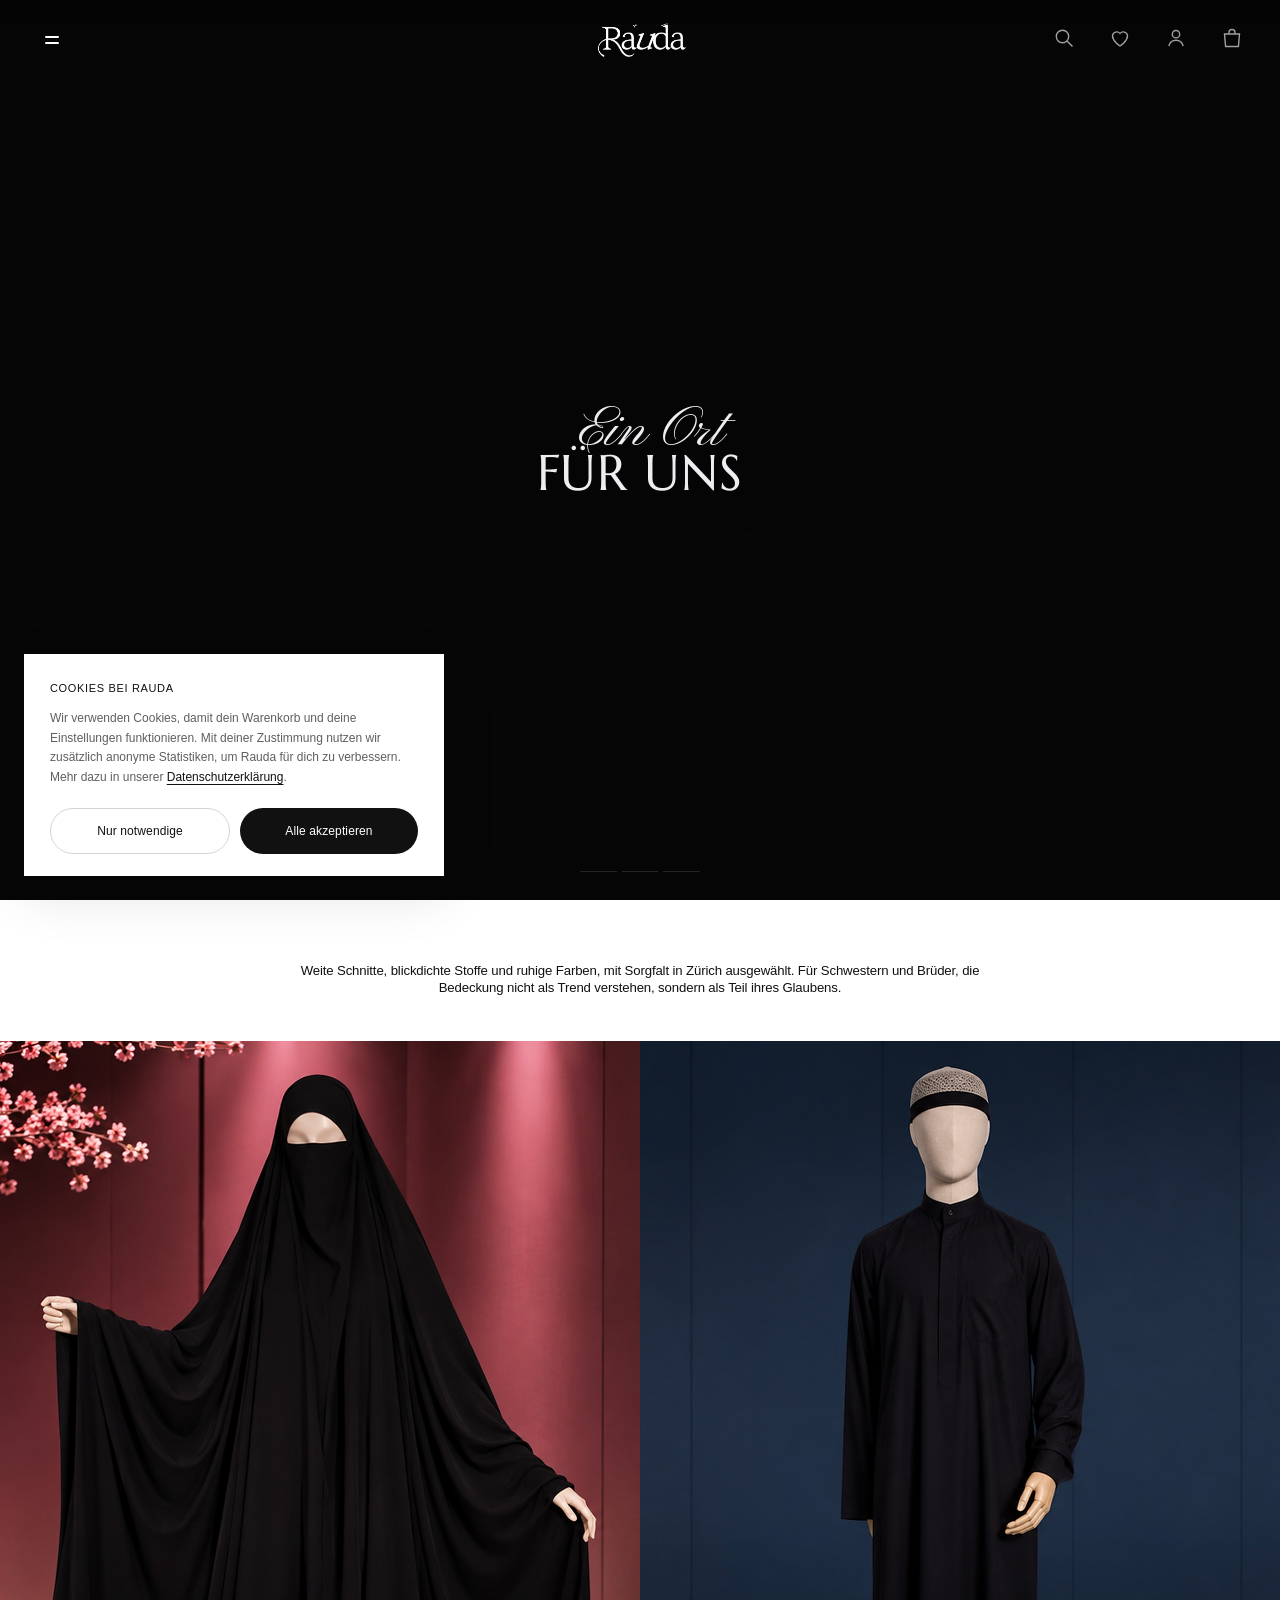
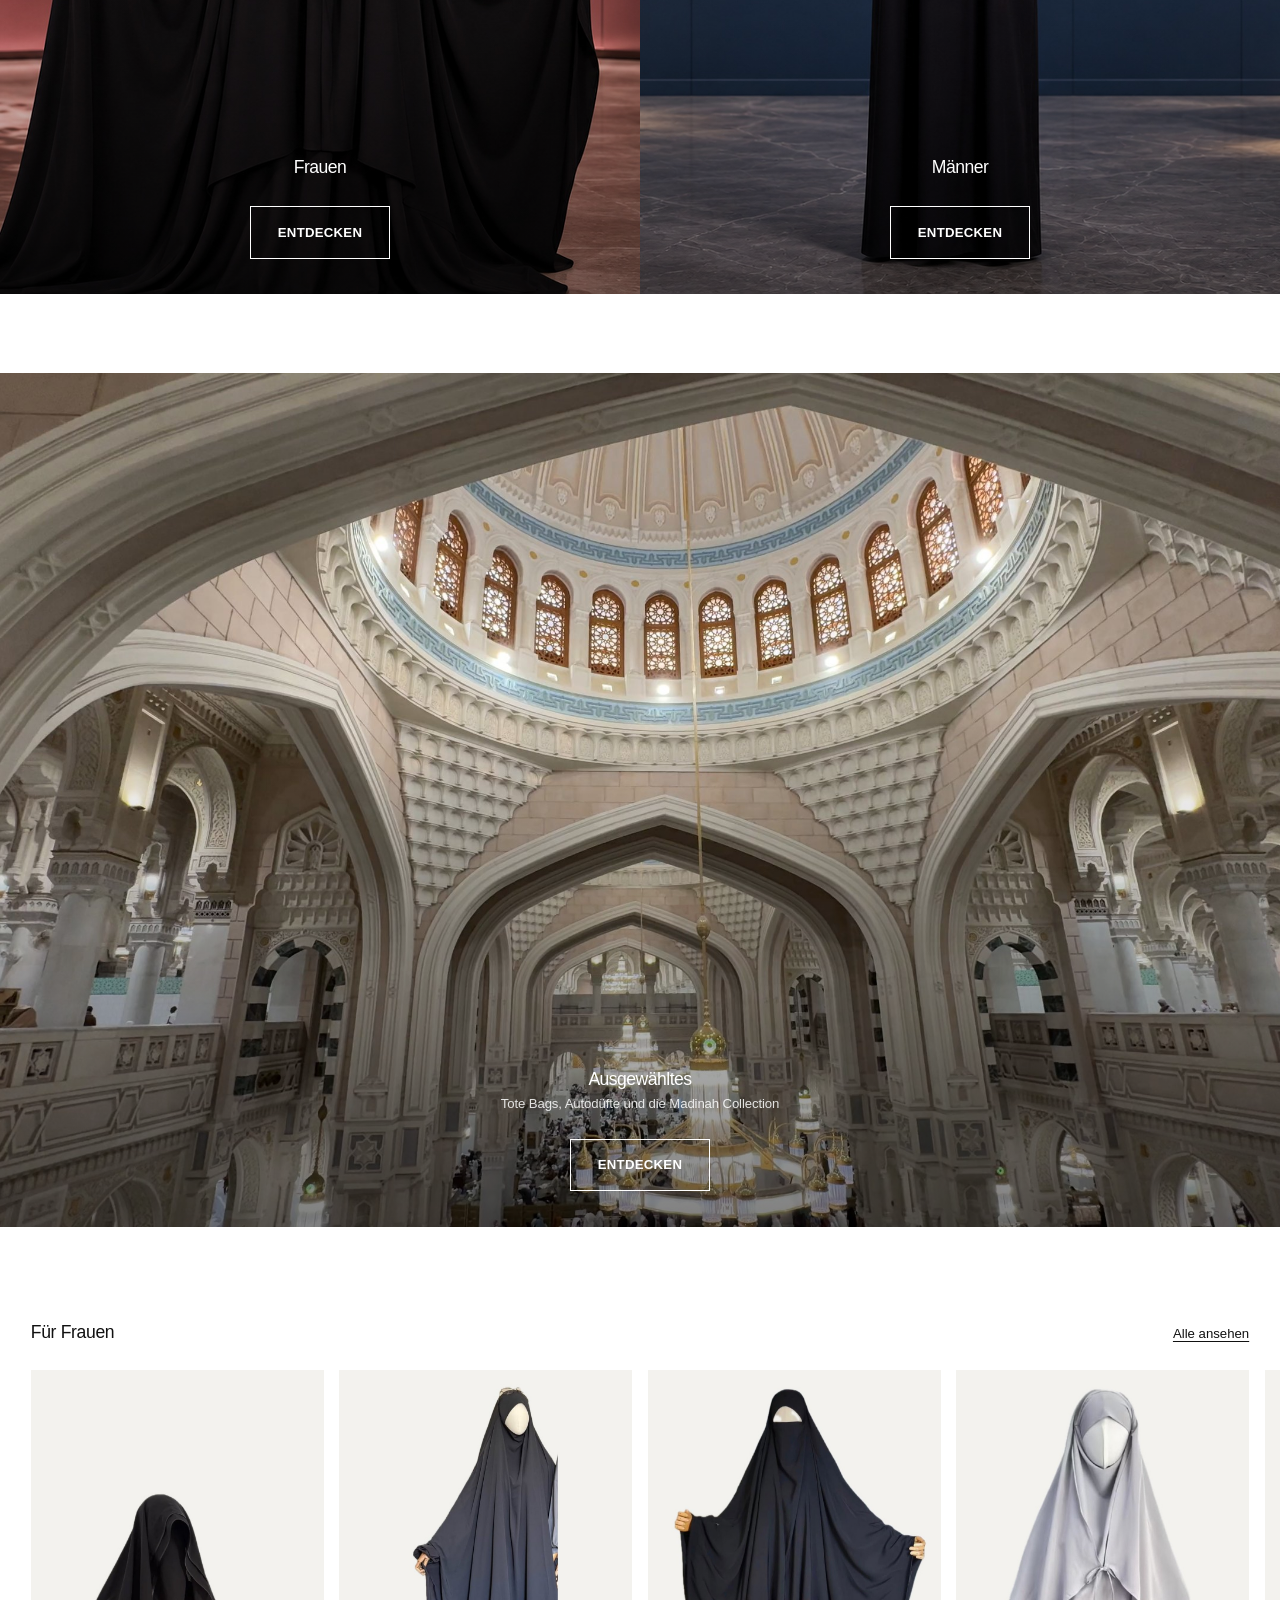
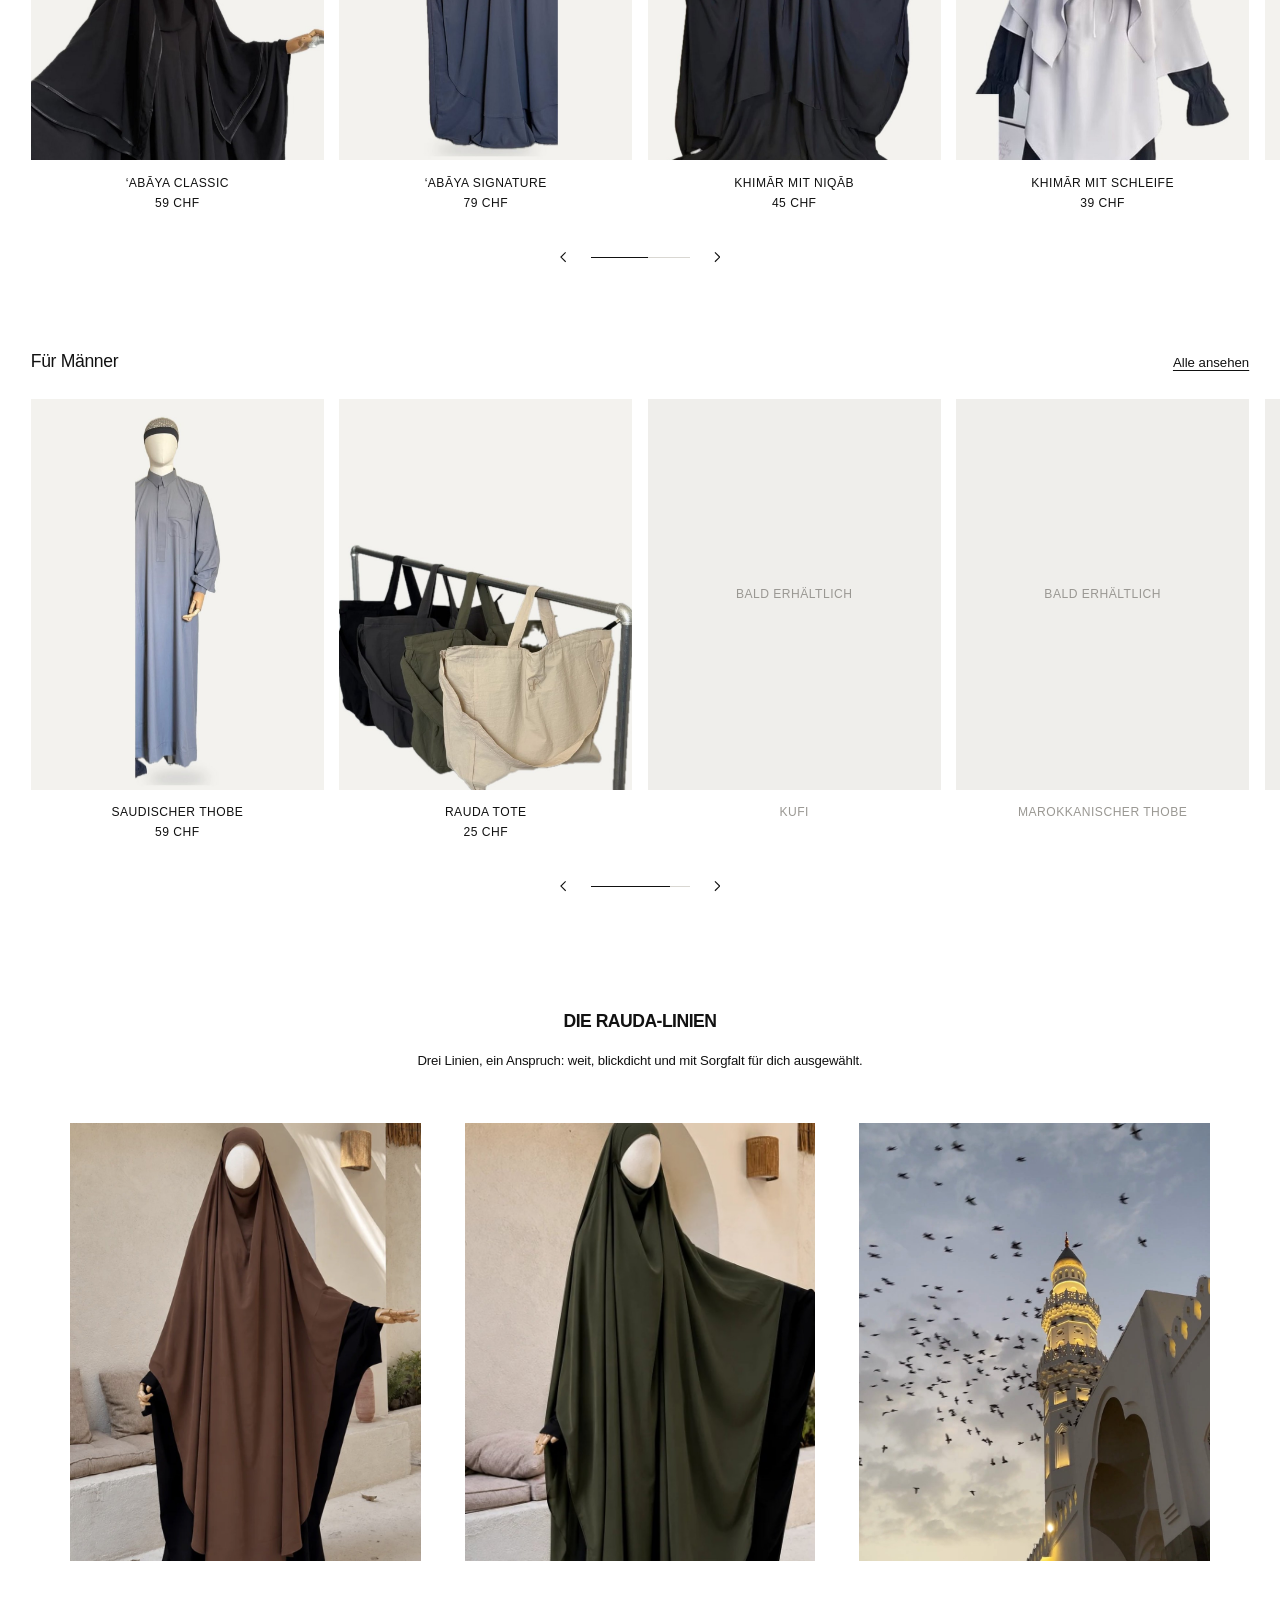
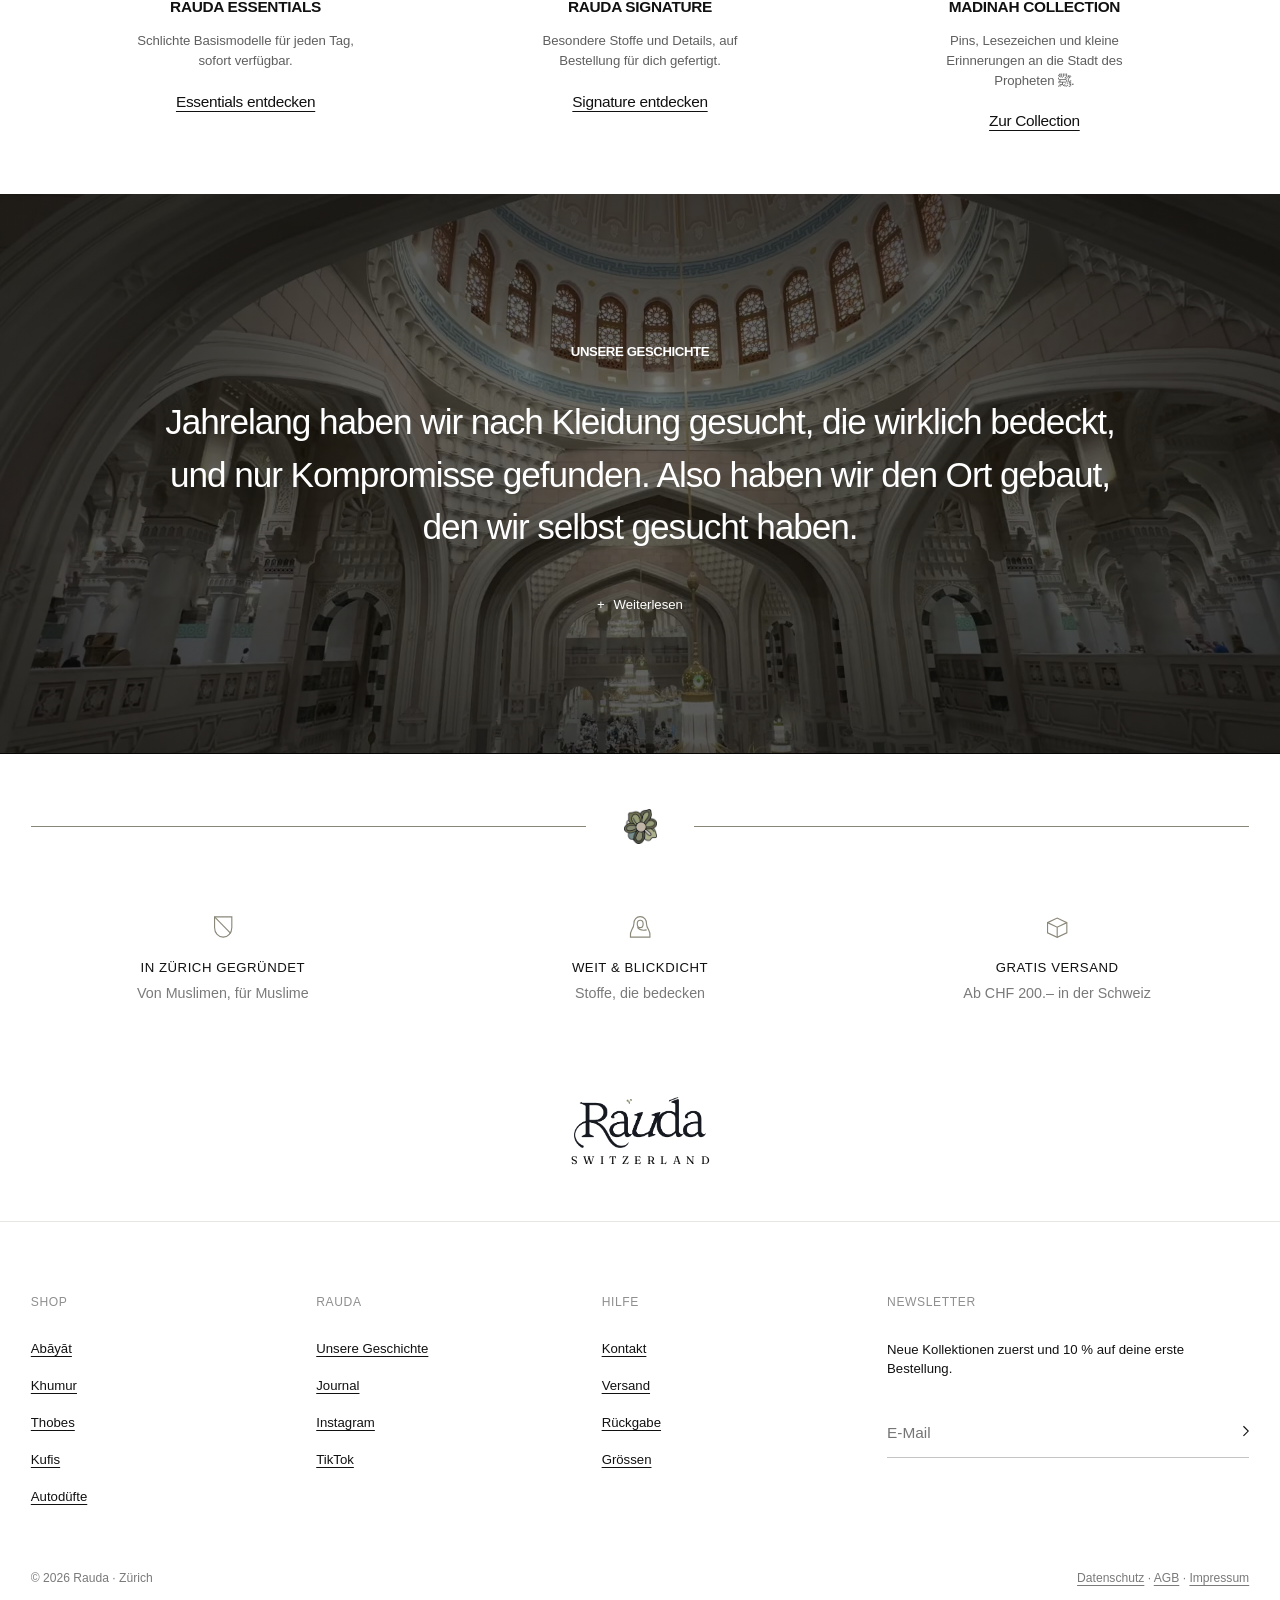
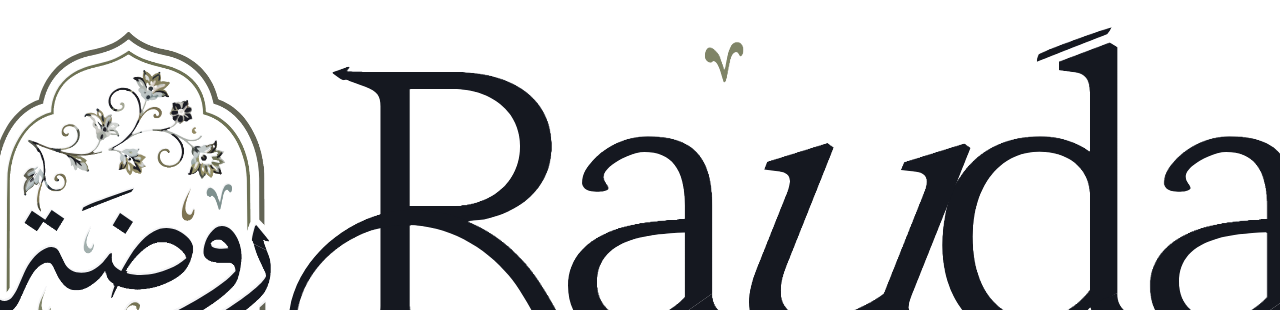
<file: index.html>
<!DOCTYPE html>
<html lang="de">
<head>
<meta charset="utf-8">
<meta name="viewport" content="width=device-width,initial-scale=1">
<title>Rauda</title>
<meta name="description" content="Rauda · روضة. Modern, schlicht und für Muslime. In Zürich gegründet.">
<link rel="icon" type="image/svg+xml" href="assets/fav-zeichen.svg?v=3"><link rel="icon" type="image/png" sizes="32x32" href="assets/fav-zeichen-32.png?v=3"><link rel="apple-touch-icon" href="assets/apple-touch-zeichen.png?v=1">
<link rel="preconnect" href="https://fonts.googleapis.com"><link rel="preconnect" href="https://fonts.gstatic.com" crossorigin>
<link href="https://fonts.googleapis.com/css2?family=Amiri&family=Marcellus&family=Pinyon+Script&family=Cormorant+Garamond:ital,wght@1,300;1,400&family=Fraunces:opsz,wght@9..144,400..600&display=swap" rel="stylesheet">
<style>
:root{--ink:#111;--grey:#7a7a7a;--tile:#f3f2ef;--line:#e7e6e2;
  --sans:"Helvetica Neue",Helvetica,Arial,sans-serif;--bh:66px;--lh:33px}
*{box-sizing:border-box;margin:0;padding:0}
html{background:#fff}
body{color:var(--ink);font:400 13px/1.5 var(--sans);-webkit-font-smoothing:antialiased;overflow-x:hidden}
#page{position:relative;z-index:1;background:#fff}
img,video{display:block;max-width:100%}
a{color:inherit;text-decoration:none}
button{font:inherit;color:inherit;text-transform:inherit;letter-spacing:inherit;background:none;border:0;cursor:pointer}
.up{font-size:12px;font-weight:400;letter-spacing:.04em;text-transform:uppercase}
.sr{position:absolute;width:1px;height:1px;overflow:hidden;clip:rect(0 0 0 0)}

/* ── Kopfzeile ── */
.bar{position:fixed;inset:0 0 auto;z-index:20;height:var(--bh);padding:0 max(40px,calc((100% - 1200px) / 2));display:grid;grid-template-columns:1fr auto 1fr;align-items:center;gap:30px;color:#fff;transition:background .4s,color .4s}
.bar::before{content:"";position:absolute;inset:0 0 -30px;z-index:-1;background:linear-gradient(rgba(0,0,0,.2),transparent);transition:opacity .4s;pointer-events:none}
.bar.solid{background:rgba(255,255,255,.74);-webkit-backdrop-filter:blur(18px) saturate(1.6);backdrop-filter:blur(18px) saturate(1.6);color:var(--ink)}
.bar.solid::before{opacity:0}
.bar.solid.dark{background:rgba(14,14,13,.72);color:#f2f0eb}
.bar.solid.dark .logo{filter:brightness(0) invert(1)}
.lockup{display:flex;flex-direction:column;align-items:center;gap:2px;transform-origin:50% 50%;will-change:transform}
.lockup .city{font:500 7.5px/1 "Fraunces",Georgia,serif;letter-spacing:.42em;text-transform:uppercase;margin-right:-.42em}
.lockup .ln{flex:none;width:1px;height:calc(var(--lh)*.78);background:currentColor;opacity:.55}
.lockup .wm{height:calc(var(--lh)*.85)!important}
.bar .logo{height:var(--lh);filter:brightness(0) invert(1);transition:filter .4s}
.bar.solid .logo{filter:none}
.nav{display:flex;align-items:center;gap:clamp(18px,1.9vw,28px);white-space:nowrap}
.bar .nav{font-size:10px;letter-spacing:.07em}
.nav a{position:relative;padding:6px 0}
.nav a::after,.tab::after{content:"";position:absolute;left:0;right:0;bottom:1px;height:1px;background:currentColor;transform:scaleX(0);transform-origin:left;transition:transform .35s cubic-bezier(.2,.7,.2,1)}
.nav a:hover::after{transform:scaleX(1)}
.left{display:flex;align-items:center}
.menu-btn{display:flex;align-items:center;gap:12px;font-size:10px;letter-spacing:.07em;text-transform:uppercase}
.menu-btn:hover{opacity:.6}
.f-brand{display:flex;flex-direction:column;align-items:center;gap:7px;padding:8px 28px 50px}
.f-brand img{height:46px;width:auto}
.f-brand span{font:400 10px/1 "Fraunces",Georgia,serif;letter-spacing:.5em;margin-right:-.5em;text-transform:uppercase}
.right{grid-column:3;display:flex;justify-content:flex-end;align-items:center;gap:clamp(18px,2vw,30px)}
.icons{display:flex;align-items:center;gap:22px}
.icons svg{width:19px;height:19px;stroke:currentColor;stroke-width:1.2;fill:none;display:block}
.burger{display:flex;flex-direction:column;justify-content:center;gap:5px;width:22px;height:22px}
.burger i{display:block;height:1px;background:currentColor}
.icons a:hover,.burger:hover{opacity:.55}

/* ── Intro ── */
.intro{position:relative;isolation:isolate;height:100vh;height:100svh;background:#0b0b0b;overflow:hidden}
.intro video{position:absolute;inset:0;width:100%;height:100%;object-fit:cover;transition:opacity .7s ease;will-change:transform,opacity}
@keyframes kb{from{transform:scale(1.035)}to{transform:scale(1)}}
.reel-bars{position:absolute;left:50%;bottom:28px;transform:translateX(-50%);z-index:2;display:flex;gap:5px;width:min(120px,30vw);opacity:.55}
.reel-bars i{flex:1;height:1px;background:rgba(255,255,255,.22);position:relative;overflow:hidden}
.reel-bars b{position:absolute;inset:0;background:rgba(255,255,255,.85);transform-origin:left center;transform:scaleX(0)}
.intro::after{content:"";position:absolute;inset:0;z-index:1;background:rgba(0,0,0,.48);transition:background .7s ease}
.intro.light::after{background:radial-gradient(ellipse 45% 45% at 50% 50%,rgba(0,0,0,.66),rgba(0,0,0,.5))}
.intro .mark{position:absolute;left:50%;top:50%;z-index:2;display:flex;flex-direction:column;align-items:center;gap:clamp(18px,2.6vh,28px);transform:translate(-50%,-50%);opacity:0;animation:markIn 1.8s .3s ease-out forwards;filter:drop-shadow(0 4px 24px rgba(0,0,0,.35))}
@keyframes markIn{to{opacity:1}}
.mark .m-lock{display:flex;max-width:88vw;align-items:center;gap:clamp(20px,2.4vw,34px)}
.mark .m-logo{width:clamp(62px,6.4vw,96px)}
.mark .m-line{flex:none;width:1px;height:clamp(70px,7.5vw,112px);background:#fff;opacity:.75}
.mark .m-word{width:clamp(200px,18vw,270px)}
.mark .m-slogan{display:flex;flex-direction:column;align-items:center;font-weight:400;color:#eceef1;white-space:nowrap}
.m-slogan .sl-s{position:relative;z-index:1;margin:0 0 -.26em .4em;font:400 clamp(42px,4.4vw,74px)/1.1 "Pinyon Script",cursive}
.m-slogan .sl-c{font:400 clamp(36px,3.9vw,64px)/1 "Marcellus",Georgia,serif;letter-spacing:.02em;text-transform:uppercase}

/* ── Startseite nach Gucci-Aufbau ── */
.intro-text{padding:56px 64px 40px;text-align:center}
.intro-text p{max-width:632px;margin:0 auto;font-size:12px;line-height:16px;letter-spacing:-.01em}
.split{display:grid;grid-template-columns:1fr 1fr}
.sp,.pick{position:relative;display:block;overflow:hidden}
.sp{aspect-ratio:3/4;background:#ececea}
.sp img,.pick img{width:100%;height:100%;object-fit:cover;transition:transform 1.6s cubic-bezier(.2,.7,.2,1)}
.pick:hover img{transform:scale(1.02)}
.sp img{position:absolute;left:50%;top:0;width:auto;height:84%;max-width:none;object-fit:contain;transform:translateX(-50%);transform-origin:50% 0}
.sp:hover img{transform:translateX(-50%) scale(1.015)}
.cta{position:absolute;inset:0;display:flex;flex-direction:column;justify-content:flex-end;align-items:center;padding-bottom:32px;pointer-events:none;text-align:center}
.cta-in{position:sticky;bottom:32px;display:flex;flex-direction:column;align-items:center;gap:24px}
.cta-t{font-size:16px;line-height:24px;font-weight:500;letter-spacing:-.03em}
.cta-s{display:block;margin-top:2px;font-size:12px;line-height:16px;font-weight:400;letter-spacing:-.01em;opacity:.85}
.btn{display:inline-block;padding:15px 24px;font-size:12px;line-height:16px;font-weight:700;letter-spacing:.02em;text-transform:uppercase;border:1px solid currentColor;transition:background .3s,color .3s,border-color .3s}
.sp .cta{color:var(--ink)}
.sp:hover .btn{background:var(--ink);border-color:var(--ink);color:#fff}
.sp.full img{left:0;top:0;width:100%;height:100%;object-fit:cover;object-position:50% 0;transform:none}
.sp.full:hover img{transform:scale(1.015)}
.sp.full::after{content:"";position:absolute;inset:auto 0 0;height:45%;background:linear-gradient(transparent,rgba(0,0,0,.45));pointer-events:none}
.sp.full .cta{color:#fff;z-index:1}
.sp.full:hover .btn{background:#fff;border-color:#fff;color:var(--ink)}
.pick{color:#fff;background:#141414}
.pick{margin:72px 0 0}
.pick img{aspect-ratio:3/2;height:auto;object-position:50% 30%}
.pick::after{content:"";position:absolute;inset:auto 0 0;height:60%;background:linear-gradient(transparent,rgba(0,0,0,.5));pointer-events:none}
.pick .cta{z-index:1}
.pick:hover .btn{background:#fff;color:var(--ink);border-color:#fff}
.inspo{padding:80px 64px 56px;text-align:center}
.inspo h2,.story-block h2{font-size:16px;line-height:24px;font-weight:700;letter-spacing:-.03em;text-transform:uppercase}
.inspo .lead{max-width:632px;margin:16px auto 48px;font-size:12px;line-height:16px;letter-spacing:-.01em}
.ins-grid{display:grid;grid-template-columns:repeat(3,minmax(0,1fr));gap:40px;max-width:1312px;margin:0 auto}
.ins .ph{display:block;aspect-ratio:4/5;overflow:hidden;background:var(--tile)}
.ins img{width:100%;height:100%;object-fit:cover;transition:transform 1.6s cubic-bezier(.2,.7,.2,1)}
.ins .ph:hover img{transform:scale(1.03)}
.ins h3{margin:32px 16px 0;font-size:14px;line-height:20px;font-weight:700;letter-spacing:-.02em;text-transform:uppercase}
.ins p{max-width:30ch;margin:12px auto 0;font-size:12px;line-height:18px;color:#5f5f5f;letter-spacing:-.005em}
.ins .more{display:inline-block;margin-top:18px;font-size:14px;line-height:20px;font-weight:500;letter-spacing:-.02em;text-decoration:underline;text-underline-offset:4px;text-decoration-thickness:1px}
.ins .more:hover{opacity:.55}
.story-block{position:relative;isolation:isolate;overflow:hidden;background:#000;color:#fff;text-align:center;padding:15vh 64px 14vh}
.story-block video{position:absolute;inset:0;z-index:-2;width:100%;height:100%;object-fit:cover}
.story-block::after{content:"";position:absolute;inset:0;z-index:-1;background:radial-gradient(ellipse 60% 70% at 50% 50%,rgba(10,10,9,.5),rgba(10,10,9,.78))}
.story-block h2{font-size:12px;line-height:16px}
.story-block p{max-width:872px;margin:32px auto 36px;font-size:32px;line-height:48px;font-weight:200;letter-spacing:-.03em}
.story-block a{display:inline-flex;align-items:center;gap:8px;font-size:12px;line-height:16px;font-weight:500}
.story-block a:hover{opacity:.6}
/* ── Fuss ── */
footer{position:relative;overflow:hidden;padding-top:50px}
.sep{display:flex;align-items:center;gap:34px;padding:0 28px;color:#8a8778}
.sep::before,.sep::after{content:"";flex:1;height:1px;background:currentColor}
.sep img{width:30px;height:auto;flex:none}
.f-trust{display:grid;grid-template-columns:repeat(3,1fr);gap:30px;max-width:1180px;margin:0 auto;padding:64px 28px 76px;text-align:center}
.f-trust svg{width:24px;height:24px;stroke:#8a8778;stroke-width:1.1;fill:none;margin:0 auto 16px;display:block}
.f-trust span{display:block;margin-top:5px;color:var(--grey);text-transform:none;letter-spacing:0;font-size:13px}
.f-mid{display:grid;grid-template-columns:repeat(3,1fr) 1.5fr;gap:40px;max-width:1180px;margin:0 auto;padding:64px 28px 36px;border-top:1px solid var(--line)}
.f-mid h4{color:#8f8f8f;font-size:11px;font-weight:500;letter-spacing:.05em;margin-bottom:26px}
.f-mid li{list-style:none;margin-bottom:17px;line-height:1.4}
.f-mid li a{font-size:12px;text-transform:none;letter-spacing:0;text-decoration:underline;text-decoration-thickness:1px;text-underline-offset:3px}
.f-mid li a:hover,.legal a:hover{opacity:.55}
.f-news p{color:var(--ink);max-width:44ch;font-size:12px;text-transform:none;letter-spacing:0}
.f-form{display:flex;align-items:center;margin-top:26px;border-bottom:1px solid #c4c4c4;max-width:460px}
.f-form input{flex:1;border:0;background:none;padding:12px 0;font:inherit;font-size:14px;text-transform:none;letter-spacing:0;outline:none;min-width:0}
.f-form button{padding:11px 0 11px 16px;white-space:nowrap}
.f-form button:hover{opacity:.55}
.f-word{container-type:inline-size;margin-top:36px}
.fw-in{--p:28px;--hw:calc((100cqw - var(--p)) / 3.136);position:relative;height:calc(var(--hw) * .71);overflow:hidden}
.fw-in i{position:absolute;display:block;background:#ece6da}
.fw-in .fl{left:var(--p);top:calc(var(--hw) * .06);height:calc(var(--hw) * .78);width:calc(var(--hw) * .5095);-webkit-mask:url(assets/mask-logo.png) 0 0/100% 100% no-repeat;mask:url(assets/mask-logo.png) 0 0/100% 100% no-repeat}
.fw-in .fs{left:calc(var(--p) + var(--hw) * .5495);top:0;height:var(--hw);width:calc(var(--hw) * 2.6259);-webkit-mask:url(assets/mask-schrift.png) 0 0/100% 100% no-repeat;mask:url(assets/mask-schrift.png) 0 0/100% 100% no-repeat}
.legal{display:flex;justify-content:space-between;flex-wrap:wrap;gap:12px;max-width:1180px;margin:0 auto;padding:4px 28px 0;font-size:11px;color:var(--grey);text-transform:none;letter-spacing:0}
.legal a{text-decoration:underline;text-decoration-thickness:1px;text-underline-offset:3px}

/* ── Menü (links, schwebend wie Dior) ── */
.scrim{position:fixed;inset:0;z-index:39;background:rgba(20,20,22,.3);-webkit-backdrop-filter:blur(22px) saturate(1.1);backdrop-filter:blur(22px) saturate(1.1);opacity:0;pointer-events:none;transition:opacity .45s ease}
.scrim.open{opacity:1;pointer-events:auto}
.drawer{position:fixed;top:14px;left:14px;bottom:14px;z-index:40;width:min(400px,calc(100vw - 28px));border-radius:12px;background:rgba(241,240,237,.95);-webkit-backdrop-filter:blur(30px);backdrop-filter:blur(30px);box-shadow:0 30px 80px rgba(0,0,0,.2);overflow:hidden;
  opacity:0;transform:translateX(-22px);visibility:hidden;transition:opacity .28s ease,transform .45s cubic-bezier(.2,.7,.2,1),visibility 0s .45s}
.drawer.open{opacity:1;transform:none;visibility:visible;transition:opacity .35s ease,transform .6s cubic-bezier(.2,.7,.2,1),visibility 0s}
.d-panel{position:absolute;inset:0;display:flex;flex-direction:column;padding:26px 30px 26px;overflow-y:auto;transition:transform .55s cubic-bezier(.2,.7,.2,1),opacity .35s ease}
.d-sub{transform:translateX(60px);opacity:0;pointer-events:none}
.drawer.sub .d-root{transform:translateX(-60px);opacity:0;pointer-events:none}
.drawer .d-sub.on{transform:none;opacity:1;pointer-events:auto}
.d-x,.d-back{display:flex;align-items:center;gap:10px;align-self:flex-start;font-size:13px}
.d-x svg{width:13px;height:13px;stroke:var(--ink);stroke-width:1.4;fill:none}
.d-back svg{width:7px;height:12px;stroke:var(--ink);stroke-width:1.2;fill:none}
.d-x:hover,.d-back:hover{opacity:.6}
.d-sub h3{margin-top:34px;font:400 13px/1 var(--sans);color:#8f8f8f;letter-spacing:.06em;text-transform:uppercase}
.d-list{display:flex;flex-direction:column;margin-top:40px}
.d-sub .d-list{margin-top:18px}
.d-l{display:flex;justify-content:space-between;align-items:center;width:100%;padding:11px 0;font-size:17px;letter-spacing:-.015em;text-align:left;color:var(--ink)}
.d-l svg{width:7px;height:12px;stroke:currentColor;stroke-width:1.2;fill:none;opacity:.6;transition:transform .3s}
.d-l:hover{opacity:.6}.d-l:hover svg{transform:translateX(3px)}
.d-small{margin-top:38px;padding-top:30px;border-top:1px solid rgba(0,0,0,.08);display:flex;flex-direction:column;align-items:flex-start;gap:15px;font-size:13px}
.d-small a:hover,.d-small button:hover{opacity:.6}
.d-small .muted{color:#8f8f8f}
.drawer .d-list>*,.drawer .d-small{opacity:0;transform:translateY(8px);transition:opacity .2s ease,transform .2s ease}
.drawer.open .d-list>*,.drawer.open .d-small{opacity:1;transform:none;transition:opacity .5s ease calc(.12s + var(--i,0)*30ms),transform .6s cubic-bezier(.2,.7,.2,1) calc(.12s + var(--i,0)*30ms)}


.t-link{display:inline-flex;align-items:center;gap:12px;padding-bottom:5px;border-bottom:1px solid currentColor;transition:opacity .3s}
.t-link:hover{opacity:.55}
.t-link svg{width:16px;height:9px;stroke:currentColor;stroke-width:1.1;fill:none;transition:transform .4s cubic-bezier(.2,.7,.2,1)}
.t-link:hover svg{transform:translateX(5px)}
.fade{opacity:0;transform:translateY(20px);transition:opacity 1.2s ease,transform 1.4s cubic-bezier(.2,.7,.2,1)}
.fade.in{opacity:1;transform:none}

@media (prefers-reduced-motion:reduce){.intro .mark{animation:none;opacity:1}.fade{opacity:1;transform:none}.drawer,.drawer>*,#page,.bar{transition:none!important}}

@media (max-width:1180px){.bar .nav{display:none}}
@media (max-width:1000px){
  .bar{padding:0 18px}
  .intro-text{padding:40px 22px 32px}
  .inspo{padding:64px 18px 40px}.ins-grid{gap:28px}
  .story-block{padding:64px 22px}.story-block p{font-size:24px;line-height:34px}
  .sep{padding:0 18px;gap:22px}
  .f-trust{padding:50px 18px 56px}
  .f-mid{grid-template-columns:repeat(3,1fr);padding:48px 18px 24px;gap:30px 20px}
  .f-news{grid-column:1/-1;order:-1;margin-bottom:6px}.f-form{max-width:none}
  .legal{padding:4px 18px 0}
  .fw-in{--p:18px}
  .drawer{top:10px;left:10px;bottom:10px;width:calc(100vw - 20px)}
  .d-panel{padding:22px 24px}
}
@media (max-width:560px){
  .up{font-size:11px}
  .split{grid-template-columns:1fr}
  .pick{margin:48px 0 0}
  .pick img{aspect-ratio:3/4}
  .sp img{top:3%;height:72%}
  .ins-grid{grid-template-columns:1fr;gap:44px}
  .ins h3{margin-top:22px}.ins .more{margin-top:12px}
  .f-trust{grid-template-columns:1fr;gap:34px}
  .f-mid{grid-template-columns:1fr 1fr}
}
</style>
<link rel="stylesheet" href="assets/shop.css?v=20261113e">
</head>
<body>

<header class="bar" id="bar">
  <div class="left"><button class="menu-btn" data-open aria-label="Menü öffnen"><span class="burger"><i></i><i></i></span></button><a href="shop.html" class="m-search" aria-label="Suche"><svg viewBox="0 0 24 24"><circle cx="10.5" cy="10.5" r="6.2"/><path d="m15.2 15.2 5.3 5.3"/></svg></a></div>
  <a href="#" aria-label="Rauda Startseite" style="grid-column:2"><span class="lockup"><img class="logo wm" src="assets/logo-schriftzug.png" alt="Rauda"></span></a>
  <div class="right">
    <div class="icons">
      <a href="shop.html" class="ic-search" aria-label="Suche"><svg viewBox="0 0 24 24"><circle cx="10.5" cy="10.5" r="6.2"/><path d="m15.2 15.2 5.3 5.3"/></svg></a>
      <button class="ic-fav" aria-label="Merkliste" data-fav><svg viewBox="0 0 24 24"><path d="M12 20s-7.5-4.6-7.5-10.2A4.3 4.3 0 0 1 12 7.4a4.3 4.3 0 0 1 7.5 2.4C19.5 15.4 12 20 12 20z"/></svg></button>
      <button class="ic-acc" aria-label="Kundenkonto" data-acc><svg viewBox="0 0 24 24"><circle cx="12" cy="8.2" r="3.7"/><path d="M4.8 20.2c.9-3.9 3.7-6 7.2-6s6.3 2.1 7.2 6"/></svg></button>
      <a href="#" aria-label="Warenkorb"><svg viewBox="0 0 24 24"><path d="M4.5 8h15l-1.1 12.5H5.6z"/><path d="M9 8V6.5a3 3 0 0 1 6 0V8"/></svg></a>
    </div>
  </div>
</header>

<div class="scrim" data-close></div>
<aside class="drawer" aria-label="Menü">
  <div class="d-panel d-root">
    <button class="d-x" data-close><svg viewBox="0 0 24 24" aria-hidden="true"><path d="M5 5l14 14M19 5 5 19"/></svg>Schliessen</button>
    <nav class="d-list" aria-label="Kategorien">
      <button class="d-l" data-sub="frauen">Frauen <svg viewBox="0 0 7 12" aria-hidden="true"><path d="M1 1l5 5-5 5"/></svg></button>
      <button class="d-l" data-sub="maenner">Männer <svg viewBox="0 0 7 12" aria-hidden="true"><path d="M1 1l5 5-5 5"/></svg></button>
      <a class="d-l" href="shop.html?cat=acc">Accessoires <svg viewBox="0 0 7 12" aria-hidden="true"><path d="M1 1l5 5-5 5"/></svg></a>
      <a class="d-l" href="shop.html?cat=duft">Autodüfte <svg viewBox="0 0 7 12" aria-hidden="true"><path d="M1 1l5 5-5 5"/></svg></a>
      <a class="d-l" href="shop.html">Alle Produkte <svg viewBox="0 0 7 12" aria-hidden="true"><path d="M1 1l5 5-5 5"/></svg></a>
      <a class="d-l" href="geschichte.html">Unsere Geschichte <svg viewBox="0 0 7 12" aria-hidden="true"><path d="M1 1l5 5-5 5"/></svg></a>
    </nav>
    <div class="d-small">
      <button data-fav data-close>Merkliste</button>
      <a href="mailto:info@rauda.ch?subject=Pers%C3%B6nliche%20Beratung">Persönliche Beratung</a>
      <a href="mailto:info@rauda.ch">Kontakt</a>
      <span><span class="muted">Land/Region:</span> Schweiz (Deutsch)</span>
    </div>
  </div>
  <div class="d-panel d-sub" data-sub="frauen">
    <button class="d-back"><svg viewBox="0 0 7 12" aria-hidden="true"><path d="M6 1 1 6l5 5"/></svg>Zurück</button>
    <h3>Frauen</h3>
    <nav class="d-list">
      <a class="d-l" href="shop.html?cat=schwestern">Alle ansehen <svg viewBox="0 0 7 12" aria-hidden="true"><path d="M1 1l5 5-5 5"/></svg></a>
      <a class="d-l" href="shop.html?cat=abaya">‘Abāyāt <svg viewBox="0 0 7 12" aria-hidden="true"><path d="M1 1l5 5-5 5"/></svg></a>
      <a class="d-l" href="shop.html?cat=khimar">Khumur <svg viewBox="0 0 7 12" aria-hidden="true"><path d="M1 1l5 5-5 5"/></svg></a>
      <a class="d-l" href="shop.html?cat=niqab">Niqāb <svg viewBox="0 0 7 12" aria-hidden="true"><path d="M1 1l5 5-5 5"/></svg></a>
      <a class="d-l" href="shop.html?cat=kimono">Kimonos <svg viewBox="0 0 7 12" aria-hidden="true"><path d="M1 1l5 5-5 5"/></svg></a>
    </nav>
  </div>
  <div class="d-panel d-sub" data-sub="maenner">
    <button class="d-back"><svg viewBox="0 0 7 12" aria-hidden="true"><path d="M6 1 1 6l5 5"/></svg>Zurück</button>
    <h3>Männer</h3>
    <nav class="d-list">
      <a class="d-l" href="shop.html?cat=brueder">Alle ansehen <svg viewBox="0 0 7 12" aria-hidden="true"><path d="M1 1l5 5-5 5"/></svg></a>
      <a class="d-l" href="shop.html?cat=thobe">Thobes <svg viewBox="0 0 7 12" aria-hidden="true"><path d="M1 1l5 5-5 5"/></svg></a>
      <a class="d-l" href="shop.html?cat=kufi">Kufis <svg viewBox="0 0 7 12" aria-hidden="true"><path d="M1 1l5 5-5 5"/></svg></a>
    </nav>
  </div>
</aside>

<div id="page">
<section class="intro" aria-label="Rauda">
  <video class="hv" muted autoplay playsinline preload="auto" aria-hidden="true"></video>
  <video class="hv" muted playsinline preload="auto" aria-hidden="true" style="opacity:0"></video>
  <div class="mark"><h1 class="m-slogan" aria-label="Ein Ort für uns"><span class="sl-s" aria-hidden="true">Ein Ort</span><span class="sl-c" aria-hidden="true">für uns</span></h1></div>
  <div class="reel-bars" aria-hidden="true"><i><b></b></i><i><b></b></i><i><b></b></i><i><b></b></i><i><b></b></i></div>
</section>

<main>
  <section class="intro-text">
    <p>Weite Schnitte, blickdichte Stoffe und ruhige Farben, mit Sorgfalt in Zürich ausgewählt. Für Schwestern und Brüder, die Bedeckung nicht als Trend verstehen, sondern als Teil ihres Glaubens.</p>
  </section>

  <section class="split" aria-label="Frauen und Männer">
    <a class="sp full" href="shop.html?cat=schwestern">
      <img src="assets/home/frauen-puppe.jpg?v=2" alt="Schwarzer Khimār mit Niqāb auf einer Puppe vor rosa Wand mit Kirschblüten">
      <div class="cta"><div class="cta-in"><span class="cta-t">Frauen</span><span class="btn">Entdecken</span></div></div>
    </a>
    <a class="sp full" href="shop.html?cat=brueder">
      <img src="assets/home/maenner-puppe.jpg?v=2" alt="Schwarzer Thobe mit Kufi auf einer Puppe vor dunkelblauer Wand">
      <div class="cta"><div class="cta-in"><span class="cta-t">Männer</span><span class="btn">Entdecken</span></div></div>
    </a>
  </section>

  <a class="pick" href="shop.html?cat=acc" aria-label="Ausgewähltes entdecken">
    <picture>
      <source media="(max-width:700px)" srcset="assets/home/ausgewaehlt-hoch.jpg">
      <img src="assets/home/ausgewaehlt.jpg" alt="Kuppel mit farbigen Fenstern und Kronleuchter in einer Moschee">
    </picture>
    <div class="cta"><div class="cta-in"><span class="cta-t">Ausgewähltes<span class="cta-s">Tote Bags, Autodüfte und die Madinah Collection</span></span><span class="btn">Entdecken</span></div></div>
  </a>

  <div class="rails">
    <section class="rail-sec" data-rail="schwestern" aria-labelledby="rF"><div class="rail-head"><h2 id="rF">Für Frauen</h2><a href="shop.html?cat=schwestern">Alle ansehen</a></div></section>
    <section class="rail-sec" data-rail="brueder" aria-labelledby="rM"><div class="rail-head"><h2 id="rM">Für Männer</h2><a href="shop.html?cat=brueder">Alle ansehen</a></div></section>
  </div>

  <section class="inspo" aria-labelledby="inspoT">
    <h2 id="inspoT">Die Rauda-Linien</h2>
    <p class="lead">Drei Linien, ein Anspruch: weit, blickdicht und mit Sorgfalt für dich ausgewählt.</p>
    <div class="ins-grid">
      <article class="ins"><a class="ph" href="shop.html?cat=schwestern"><img src="assets/home/linie-essentials.jpg" alt="Khimār in Taupe in einem hellen Innenhof"></a><h3>Rauda Essentials</h3><p>Schlichte Basismodelle für jeden Tag, sofort verfügbar.</p><a class="more" href="shop.html?cat=schwestern">Essentials entdecken</a></article>
      <article class="ins"><a class="ph" href="shop.html?cat=khimar"><img src="assets/home/linie-signature.jpg" alt="Khimār in Oliv, Nahaufnahme des Stoffs"></a><h3>Rauda Signature</h3><p>Besondere Stoffe und Details, auf Bestellung für dich gefertigt.</p><a class="more" href="shop.html?cat=khimar">Signature entdecken</a></article>
      <article class="ins"><a class="ph" href="shop.html?cat=acc"><img src="assets/home/linie-madinah.jpg" alt="Beleuchtetes Minarett in Madinah mit Vögeln im Abendhimmel"></a><h3>Madinah Collection</h3><p>Pins, Lesezeichen und kleine Erinnerungen an die Stadt des Propheten ﷺ.</p><a class="more" href="shop.html?cat=acc">Zur Collection</a></article>
    </div>
  </section>

  <section class="story-block" aria-labelledby="storyT">
    <video muted loop playsinline preload="auto" poster="assets/natur/masjid-poster.jpg" aria-hidden="true"></video>
    <h2 id="storyT">Unsere Geschichte</h2>
    <p>Jahrelang haben wir nach Kleidung gesucht, die wirklich bedeckt, und nur Kompromisse gefunden. Also haben wir den Ort gebaut, den wir selbst gesucht haben.</p>
    <a href="geschichte.html"><span aria-hidden="true">+</span> Weiterlesen</a>
  </section>
</main>
<footer class="up">
  <div class="sep" aria-hidden="true"><img src="assets/blume.png" alt=""></div>
  <div class="f-trust">
    <div><svg viewBox="0 0 26 26"><path d="M4.5 2.8h17v10.4c0 5.5-3.8 9.6-8.5 9.6s-8.5-4.1-8.5-9.6z"/><path d="M4.5 2.8 20.4 19"/></svg>In Zürich gegründet<span>Von Muslimen, für Muslime</span></div>
    <div><svg viewBox="0 0 26 26"><path d="M13 2.6c-3.8 0-6.2 3-6.2 6.8 0 2.2-.6 4-2 6-1.2 1.7-1.6 4.2-1.4 7.4h19.2c.2-3.2-.2-5.7-1.4-7.4-1.4-2-2-3.8-2-6 0-3.8-2.4-6.8-6.2-6.8z"/><ellipse cx="13" cy="9.8" rx="2.9" ry="3.6"/><path d="M10.3 13.2c1.7 2.4 5.3 3.2 9.1 2.4"/></svg>Weit &amp; blickdicht<span>Stoffe, die bedecken</span></div>
    <div><svg viewBox="0 0 26 26"><path d="M3.5 8.5 13 4l9.5 4.5v10L13 23l-9.5-4.5z"/><path d="M3.5 8.5 13 13l9.5-4.5M13 13v10"/></svg>Gratis Versand<span>Ab CHF 200.– in der Schweiz</span></div>
  </div>
  <div class="f-brand"><img src="assets/logo-schriftzug.png" alt="Rauda"><span>Switzerland</span></div>
  <div class="f-mid">
    <div><h4>Shop</h4><ul><li><a href="shop.html?cat=abaya">Abāyāt</a></li><li><a href="shop.html?cat=khimar">Khumur</a></li><li><a href="shop.html?cat=thobe">Thobes</a></li><li><a href="shop.html?cat=kufi">Kufis</a></li><li><a href="shop.html?cat=duft">Autodüfte</a></li></ul></div>
    <div><h4>Rauda</h4><ul><li><a href="geschichte.html">Unsere Geschichte</a></li><li><a href="#">Journal</a></li><li><a href="#">Instagram</a></li><li><a href="#">TikTok</a></li></ul></div>
    <div><h4>Hilfe</h4><ul><li><a href="mailto:info@rauda.ch">Kontakt</a></li><li><a href="#">Versand</a></li><li><a href="#">Rückgabe</a></li><li><a href="#">Grössen</a></li></ul></div>
    <div class="f-news"><h4>Newsletter</h4><p>Neue Kollektionen zuerst und 10 % auf deine erste Bestellung.</p>
      <form class="f-form" onsubmit="event.preventDefault();this.querySelector('button').textContent='Danke'">
        <input type="email" placeholder="E-Mail" required aria-label="E-Mail-Adresse">
        <button type="submit" aria-label="Anmelden"><svg viewBox="0 0 8 12" width="7" height="11" aria-hidden="true"><path d="M1.5 1l5 5-5 5" fill="none" stroke="currentColor" stroke-width="1.2"/></svg></button>
      </form></div>
  </div>
  <div class="legal"><span>© 2026 Rauda · Zürich</span><span><a href="#">Datenschutz</a> · <a href="#">AGB</a> · <a href="#">Impressum</a></span></div>
  <div class="f-word" aria-hidden="true"><div class="fw-in"><i class="fl"></i><i class="fs"></i></div></div>
</footer>
</div>

<script>
/* Intro: Natur-Szenen mit Überblendung, Zoom und Fortschritt */
const mobile=matchMedia('(max-width:700px)').matches;
const q=mobile?'720':'1080';
const H='assets/hero/';
const LEN={d4:14,m2:14};
const clips=(mobile?['m1','m2','m3']:['d1','d3','d4']).map(n=>({src:H+n+'.mp4',start:0,dur:(LEN[n]||11)-.7,light:!/^(d2|m5)$/.test(n)}));
document.querySelector('.reel-bars').innerHTML=clips.map(()=>'<i><b></b></i>').join('');
const vids=[...document.querySelectorAll('.intro .hv')];
const bars=[...document.querySelectorAll('.reel-bars b')];
const FADE=.7;let idx=0,act=0,switching=false;
function prep(v,c){return new Promise(r=>{
  const go=()=>{v.currentTime=c.start;v.addEventListener('seeked',r,{once:true})};
  if(v.dataset.src!==c.src){v.dataset.src=c.src;v.src=c.src;v.addEventListener('loadedmetadata',go,{once:true});v.load()}else go();
})}
function fillBar(i,dur){
  bars.forEach((b,k)=>{b.style.transition='none';b.style.transform='scaleX('+(k<i?1:0)+')'});
  requestAnimationFrame(()=>requestAnimationFrame(()=>{bars[i].style.transition='transform '+dur+'s linear';bars[i].style.transform='scaleX(1)'}));
}
function zoom(v,dur){v.style.animation='none';void v.offsetWidth;v.style.animation='kb '+(dur+FADE+.5)+'s linear forwards'}
async function startClip(i,v){
  const c=clips[i];await prep(v,c);
  v.play().catch(()=>{});zoom(v,c.dur);fillBar(i,c.dur);document.querySelector('.intro').classList.toggle('light',!!c.light);
  v.style.zIndex=0;v.style.opacity=1;
  const old=vids[1-vids.indexOf(v)];old.style.zIndex=-1;
  setTimeout(()=>{old.style.opacity=0;old.pause();prep(old,clips[(i+1)%clips.length])},FADE*1000+80);
  act=vids.indexOf(v);idx=i;switching=false;
}
if(matchMedia('(prefers-reduced-motion: reduce)').matches){
  vids[0].src=clips[0].src;vids[0].removeAttribute('autoplay');document.querySelector('.reel-bars').style.display='none';
}else{
  vids[1].style.opacity=0;
  startClip(0,vids[0]);
  vids.forEach((v,k)=>v.addEventListener('timeupdate',()=>{
    if(k!==act||switching)return;const c=clips[idx];
    if(v.currentTime>=c.start+c.dur-FADE){switching=true;startClip((idx+1)%clips.length,vids[1-act])}
  }));
}


/* Kopfzeile: nach dem Video milchig-weiss (Grösse fix wie Dior) */
const bar=document.getElementById('bar'),intro=document.querySelector('.intro'),story=document.querySelector('.story-block');
function onScroll(){
  bar.classList.toggle('solid',scrollY>intro.offsetHeight-80);
  const sr=story.getBoundingClientRect();bar.classList.toggle('dark',sr.top<bar.offsetHeight/2&&sr.bottom>bar.offsetHeight/2);
}
addEventListener('scroll',onScroll,{passive:true});addEventListener('resize',onScroll);onScroll();


/* Logo oben etwas kleiner, wächst beim Runterscrollen sauber auf volle Grösse */
const lock=document.querySelector('.bar .lockup');
function logoGrow(){const p=Math.min(1,Math.max(0,scrollY/(intro.offsetHeight*.9))),e=p*(2-p);lock.style.transform='scale('+(.8+.2*e).toFixed(4)+')'}
addEventListener('scroll',logoGrow,{passive:true});addEventListener('resize',logoGrow);logoGrow();

/* Menü */
const dr=document.querySelector('.drawer'),scrim=document.querySelector('.scrim'),burger=document.querySelector('.burger');
dr.querySelectorAll('.d-root .d-list>*,.d-root .d-small,.d-sub .d-list>*').forEach((c,i)=>c.style.setProperty('--i',i%8));
const resetSub=()=>{dr.classList.remove('sub');dr.querySelectorAll('.d-sub').forEach(s=>s.classList.remove('on'))};
const setMenu=o=>{dr.classList.toggle('open',o);scrim.classList.toggle('open',o);burger.classList.toggle('on',o);document.body.style.overflow=o?'hidden':'';if(!o)setTimeout(resetSub,450)};
document.querySelectorAll('[data-open]').forEach(x=>x.addEventListener('click',()=>setMenu(true)));
document.querySelectorAll('[data-close]').forEach(x=>x.addEventListener('click',()=>setMenu(false)));
dr.querySelectorAll('button[data-sub]').forEach(b=>b.addEventListener('click',()=>{dr.classList.add('sub');dr.querySelector('.d-sub[data-sub="'+b.dataset.sub+'"]').classList.add('on')}));
dr.querySelectorAll('.d-back').forEach(b=>b.addEventListener('click',resetSub));
addEventListener('keydown',e=>{if(e.key==='Escape')setMenu(false)});



/* Geschichte: Moschee-Video lädt sofort, spielt wenn sichtbar */
const sv=story.querySelector('video');
sv.src='assets/natur/masjid-'+q+'.mp4';sv.load();
new IntersectionObserver(([e])=>{if(e.isIntersecting)sv.play().catch(()=>{});else sv.pause()}).observe(story);
</script>
<script src="assets/shop.js?v=20261113"></script>
</body>
</html>
</file>
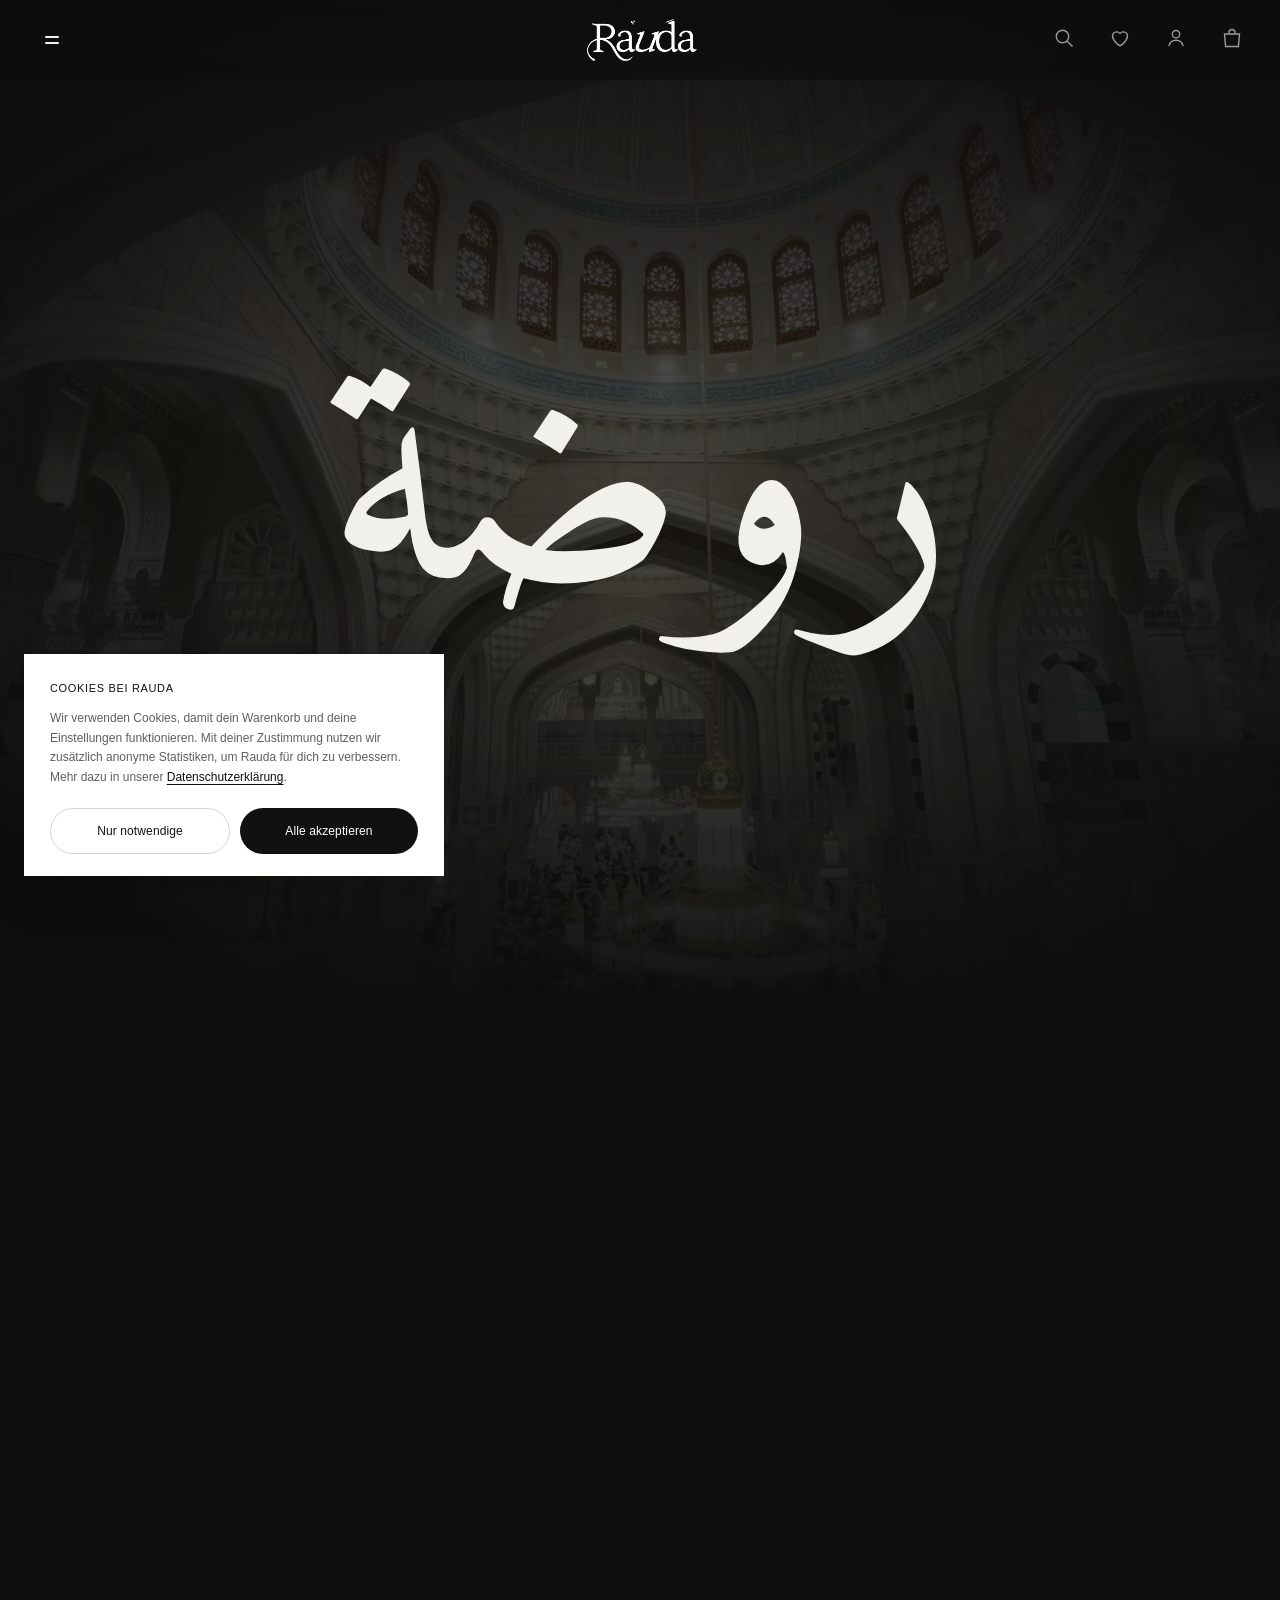
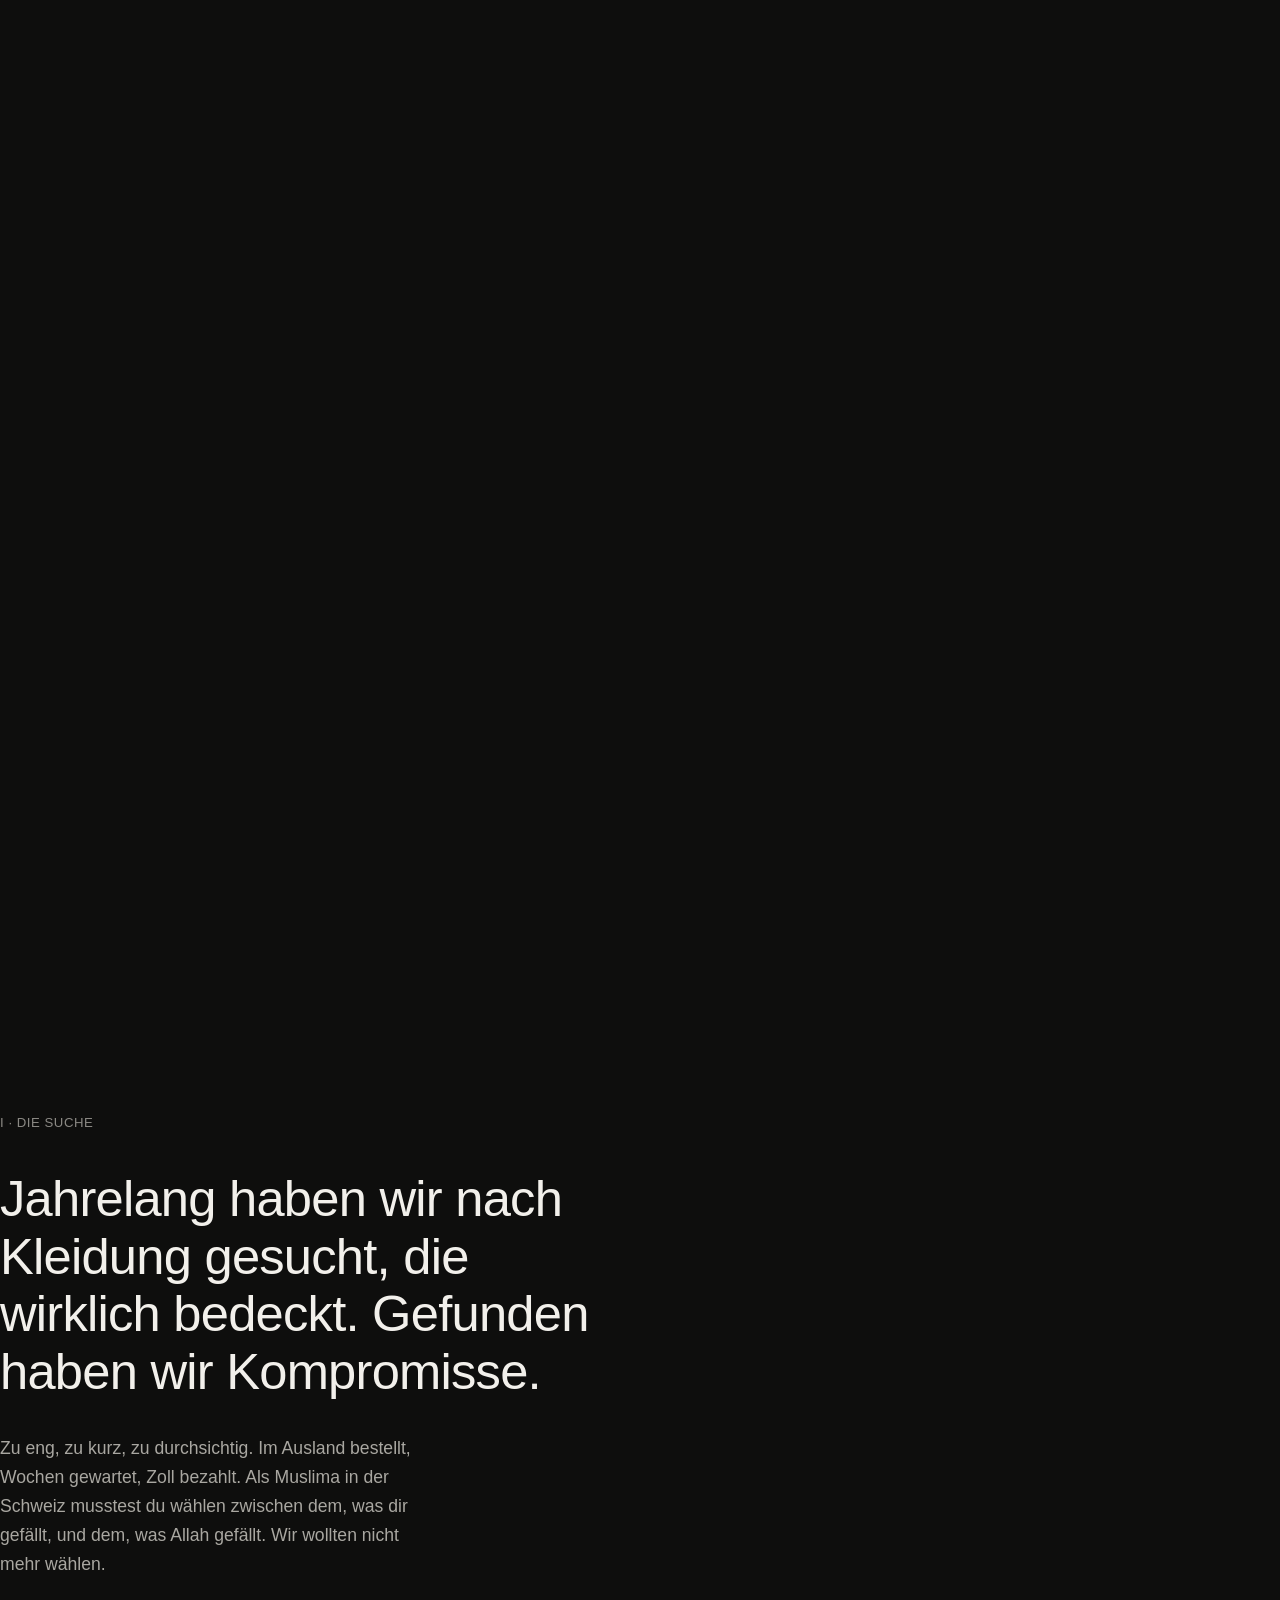
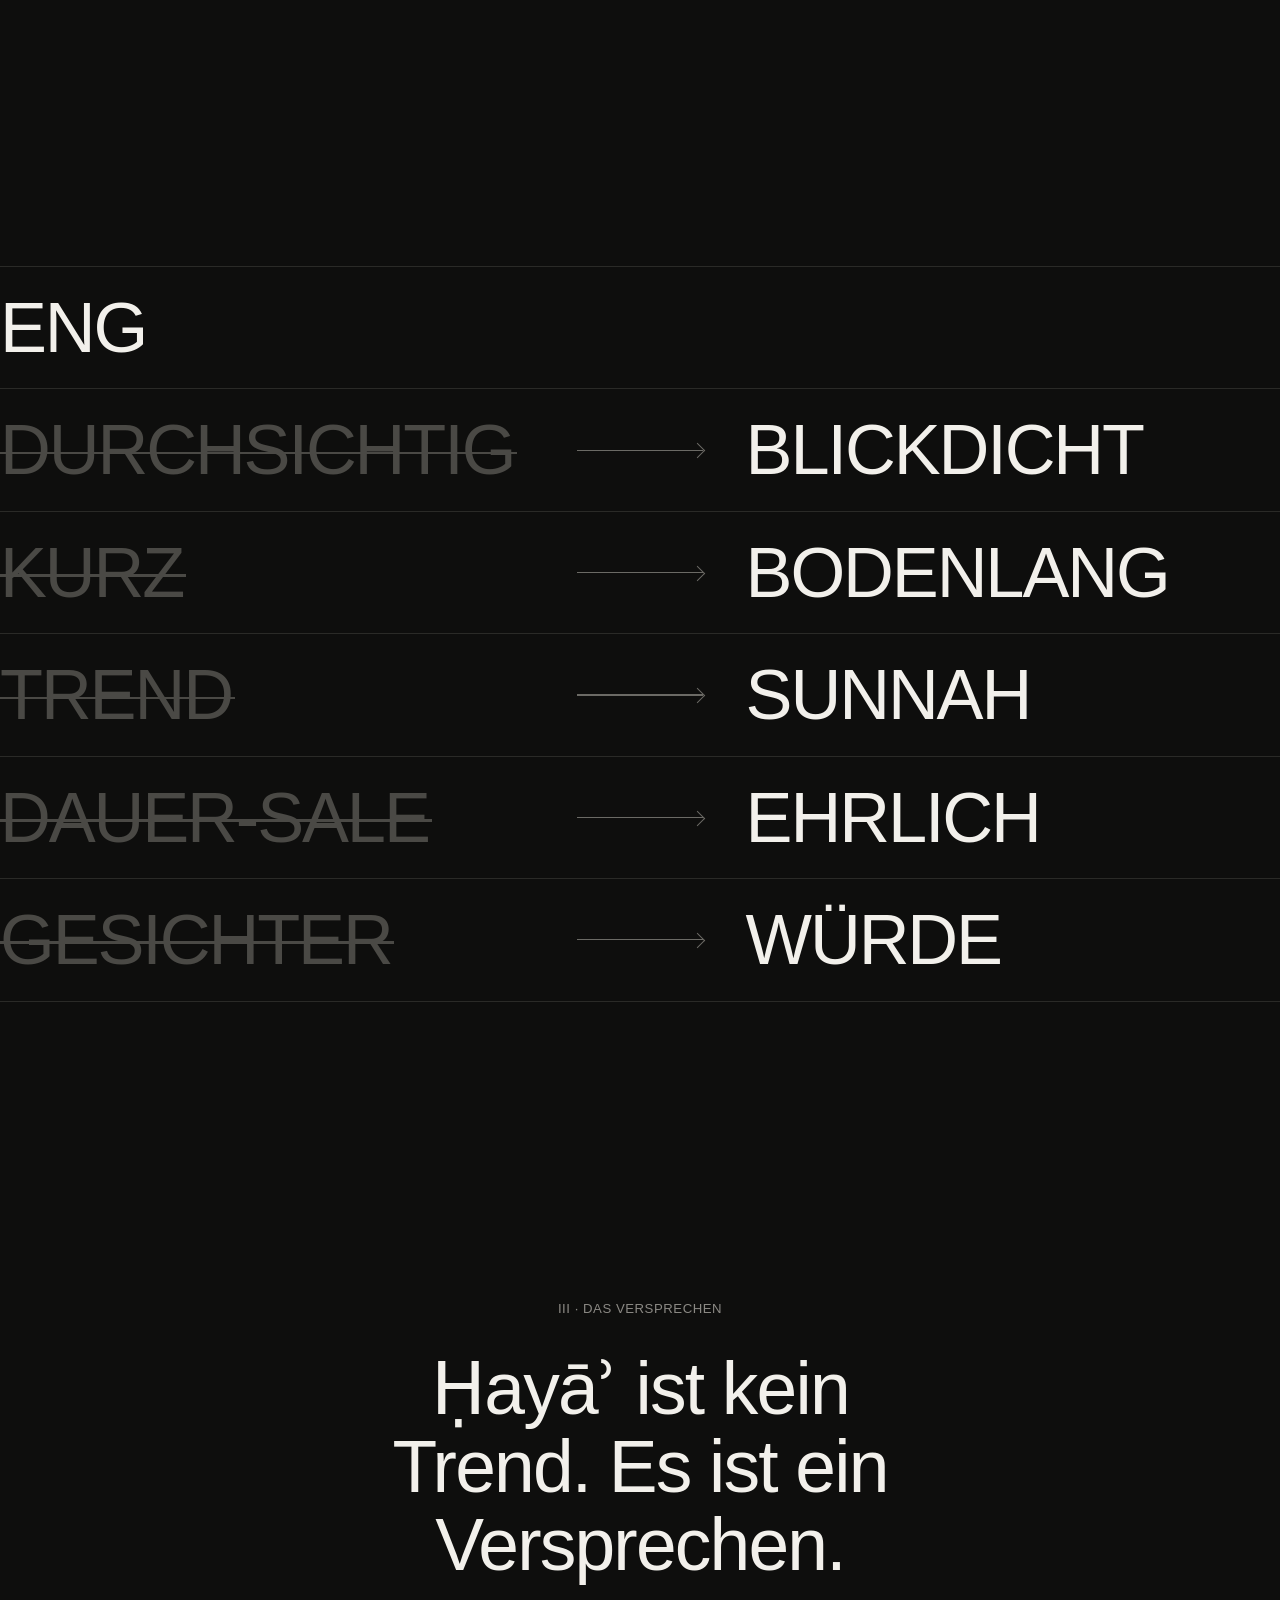
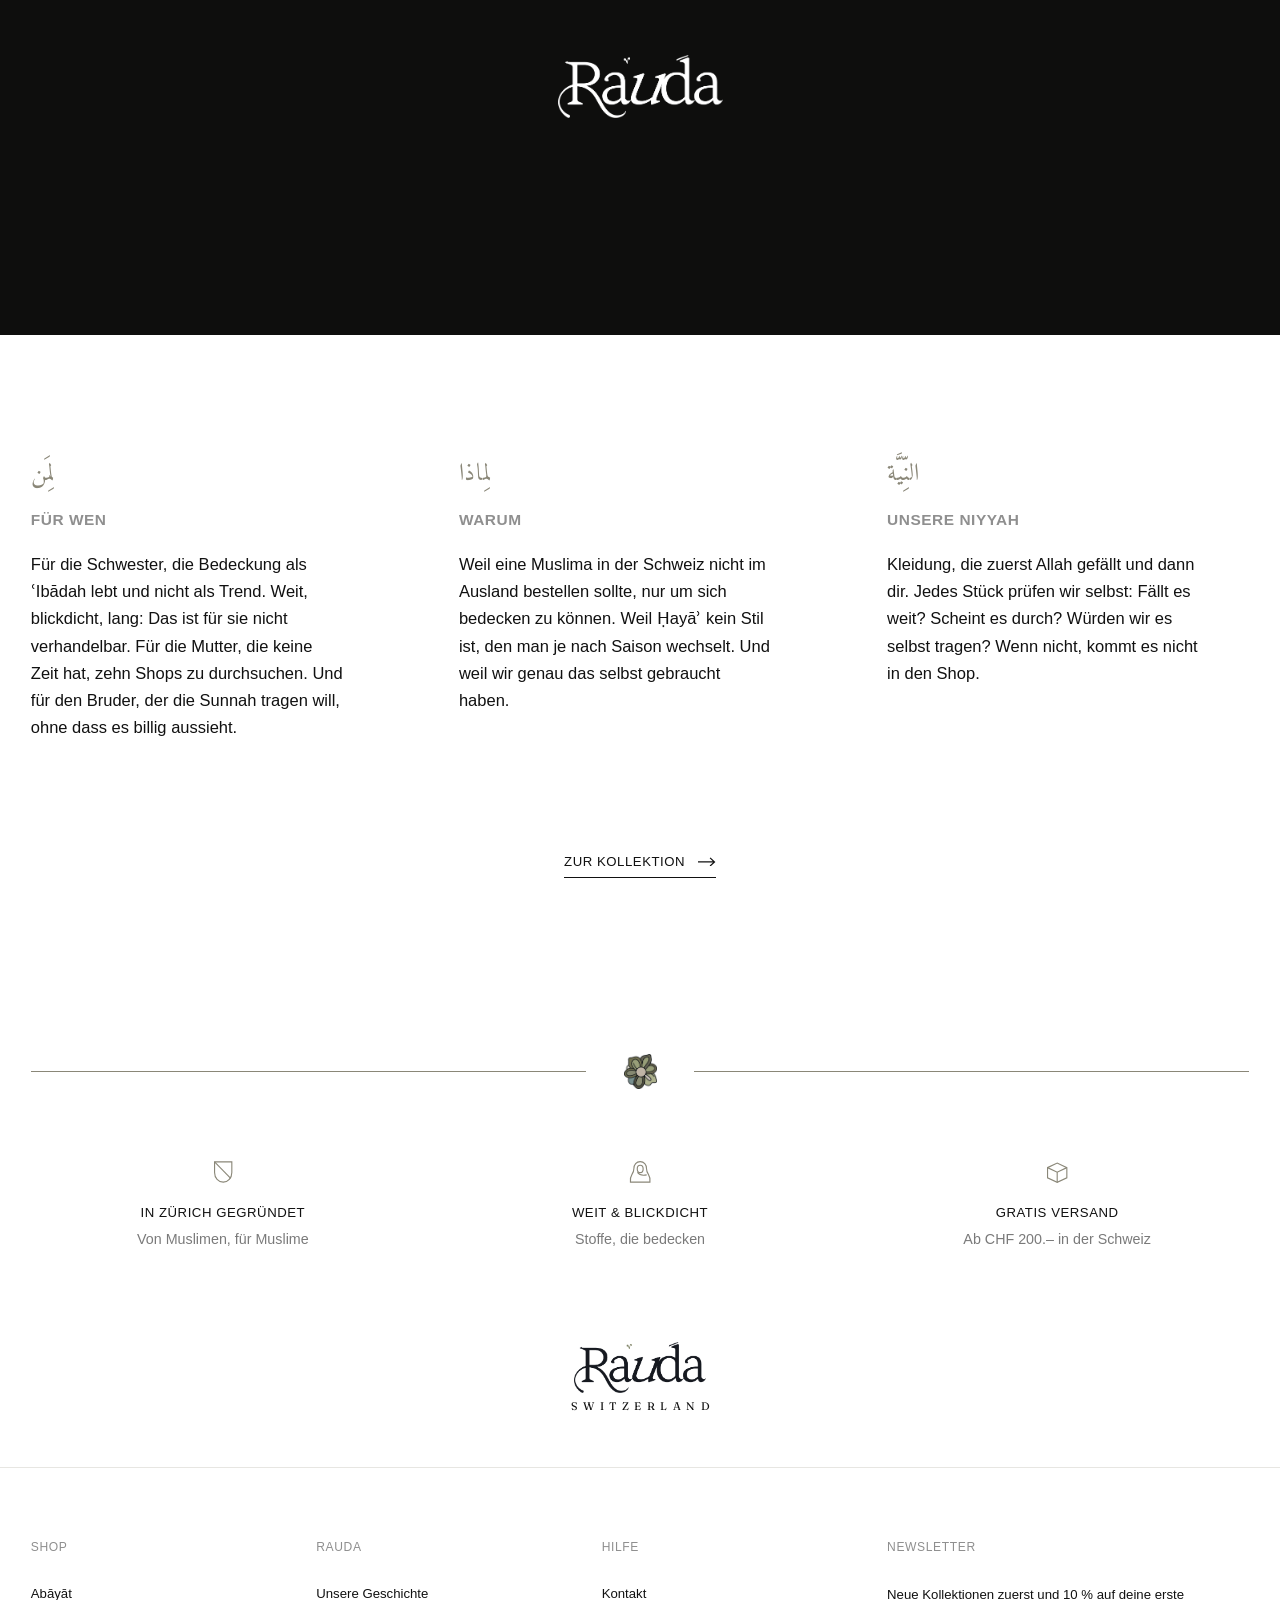
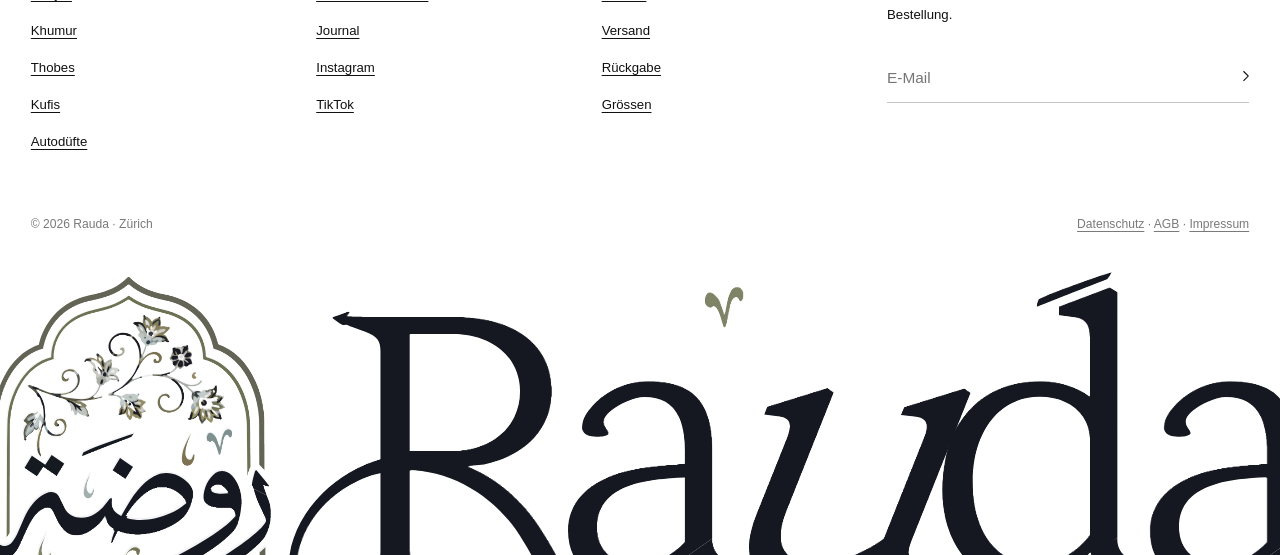
<file: geschichte.html>
<!DOCTYPE html>
<html lang="de">
<head>
<meta charset="utf-8">
<meta name="viewport" content="width=device-width,initial-scale=1">
<title>Unsere Geschichte · Rauda</title>
<meta name="description" content="Rauda · روضة. Modern, schlicht und für Muslime. In Zürich gegründet.">
<link rel="icon" type="image/svg+xml" href="assets/fav-zeichen.svg?v=3"><link rel="icon" type="image/png" sizes="32x32" href="assets/fav-zeichen-32.png?v=3"><link rel="apple-touch-icon" href="assets/apple-touch-zeichen.png?v=1">
<link rel="preconnect" href="https://fonts.googleapis.com"><link rel="preconnect" href="https://fonts.gstatic.com" crossorigin>
<link href="https://fonts.googleapis.com/css2?family=Amiri&family=Cormorant+Garamond:ital,wght@1,300;1,400&family=Fraunces:opsz,wght@9..144,400..600&display=swap" rel="stylesheet">
<style>
:root{--ink:#111;--grey:#7a7a7a;--tile:#f3f2ef;--line:#e7e6e2;
  --sans:"Helvetica Neue",Helvetica,Arial,sans-serif;--bh:66px;--lh:33px}
*{box-sizing:border-box;margin:0;padding:0}
html{background:#fff}
body{color:var(--ink);font:400 13px/1.5 var(--sans);-webkit-font-smoothing:antialiased;overflow-x:hidden}
#page{position:relative;z-index:1;background:#fff}
img,video{display:block;max-width:100%}
a{color:inherit;text-decoration:none}
button{font:inherit;color:inherit;text-transform:inherit;letter-spacing:inherit;background:none;border:0;cursor:pointer}
.up{font-size:12px;font-weight:400;letter-spacing:.04em;text-transform:uppercase}
.sr{position:absolute;width:1px;height:1px;overflow:hidden;clip:rect(0 0 0 0)}

/* ── Kopfzeile ── */
.bar{position:fixed;inset:0 0 auto;z-index:20;height:var(--bh);padding:0 max(40px,calc((100% - 1200px) / 2));display:grid;grid-template-columns:1fr auto 1fr;align-items:center;gap:30px;color:#fff;transition:background .4s,color .4s}
.bar::before{content:"";position:absolute;inset:0 0 -30px;z-index:-1;background:linear-gradient(rgba(0,0,0,.2),transparent);transition:opacity .4s;pointer-events:none}
.bar.solid{background:rgba(255,255,255,.74);-webkit-backdrop-filter:blur(18px) saturate(1.6);backdrop-filter:blur(18px) saturate(1.6);color:var(--ink)}
.bar.solid::before{opacity:0}
.bar.solid.dark{background:rgba(14,14,13,.72);color:#f2f0eb}
.bar.solid.dark .logo{filter:brightness(0) invert(1)}
.lockup{display:flex;flex-direction:column;align-items:center;gap:2px}
.lockup .city{font:500 7.5px/1 "Fraunces",Georgia,serif;letter-spacing:.42em;text-transform:uppercase;margin-right:-.42em}
.lockup .ln{flex:none;width:1px;height:calc(var(--lh)*.78);background:currentColor;opacity:.55}
.lockup .wm{height:calc(var(--lh)*.85)!important}
.bar .logo{height:var(--lh);filter:brightness(0) invert(1);transition:filter .4s}
.bar.solid .logo{filter:none}
.nav{display:flex;align-items:center;gap:clamp(18px,1.9vw,28px);white-space:nowrap}
.bar .nav{font-size:10px;letter-spacing:.07em}
.nav a{position:relative;padding:6px 0}
.nav a::after,.tab::after{content:"";position:absolute;left:0;right:0;bottom:1px;height:1px;background:currentColor;transform:scaleX(0);transform-origin:left;transition:transform .35s cubic-bezier(.2,.7,.2,1)}
.nav a:hover::after{transform:scaleX(1)}
.left{display:flex;align-items:center}
.menu-btn{display:flex;align-items:center;gap:12px;font-size:10px;letter-spacing:.07em;text-transform:uppercase}
.menu-btn:hover{opacity:.6}
.f-brand{display:flex;flex-direction:column;align-items:center;gap:7px;padding:8px 28px 50px}
.f-brand img{height:46px;width:auto}
.f-brand span{font:400 10px/1 "Fraunces",Georgia,serif;letter-spacing:.5em;margin-right:-.5em;text-transform:uppercase}
.right{grid-column:3;display:flex;justify-content:flex-end;align-items:center;gap:clamp(18px,2vw,30px)}
.icons{display:flex;align-items:center;gap:22px}
.icons svg{width:19px;height:19px;stroke:currentColor;stroke-width:1.2;fill:none;display:block}
.burger{display:flex;flex-direction:column;justify-content:center;gap:5px;width:22px;height:22px}
.burger i{display:block;height:1px;background:currentColor}
.icons a:hover,.burger:hover{opacity:.55}

/* ── Intro ── */
.intro{position:relative;isolation:isolate;height:100vh;height:100svh;background:#0b0b0b;overflow:hidden}
.intro video{position:absolute;inset:0;width:100%;height:100%;object-fit:cover;transition:opacity .7s ease;will-change:transform,opacity}
@keyframes kb{from{transform:scale(1.09)}to{transform:scale(1)}}
.reel-bars{position:absolute;left:50%;bottom:28px;transform:translateX(-50%);z-index:2;display:flex;gap:5px;width:min(120px,30vw);opacity:.55}
.reel-bars i{flex:1;height:1px;background:rgba(255,255,255,.22);position:relative;overflow:hidden}
.reel-bars b{position:absolute;inset:0;background:rgba(255,255,255,.85);transform-origin:left center;transform:scaleX(0)}
.intro::after{content:"";position:absolute;inset:0;z-index:1;background:rgba(0,0,0,.2);transition:background .7s ease}
.intro.light::after{background:radial-gradient(ellipse 40% 42% at 50% 50%,rgba(0,0,0,.5),rgba(0,0,0,.24))}
.intro .mark{position:absolute;left:50%;top:50%;z-index:2;display:flex;flex-direction:column;align-items:center;gap:clamp(18px,2.6vh,28px);transform:translate(-50%,-50%);opacity:0;animation:markIn 1.8s .3s ease-out forwards;filter:brightness(0) invert(1) drop-shadow(0 4px 24px rgba(0,0,0,.35))}
@keyframes markIn{to{opacity:1}}
.mark .m-lock{display:flex;max-width:88vw;align-items:center;gap:clamp(20px,2.4vw,34px)}
.mark .m-logo{width:clamp(62px,6.4vw,96px)}
.mark .m-line{flex:none;width:1px;height:clamp(70px,7.5vw,112px);background:#fff;opacity:.75}
.mark .m-word{width:clamp(200px,18vw,270px)}
.mark .m-slogan{font:italic 300 clamp(22px,2.3vw,34px)/1.2 "Cormorant Garamond",Georgia,serif;letter-spacing:.01em;color:#fff;white-space:nowrap}

/* ── Kategorien: Bilder bis zum Rand ── */
.cats{padding-top:3px}
.cat-grid{display:grid;grid-template-columns:repeat(3,minmax(0,1fr));gap:3px}
.cat{position:relative;display:block;aspect-ratio:2/3;overflow:hidden;background:var(--tile);color:#fff}
.cat img{width:100%;height:100%;object-fit:cover;transition:transform 1.4s cubic-bezier(.2,.7,.2,1)}
.cat:hover img{transform:scale(1.03)}
.cat::after{content:"";position:absolute;inset:auto 0 0;height:30%;background:linear-gradient(transparent,rgba(0,0,0,.32))}
.cat span{position:absolute;left:0;right:0;bottom:34px;z-index:2;text-align:center}
.cat span em{display:inline-block;margin-top:8px;font-style:normal;border-bottom:1px solid rgba(255,255,255,.7);padding-bottom:2px;opacity:.9}

/* ── Produktliste (wie YSL) ── */
.plp{padding-top:96px}
.plp-bar{display:flex;justify-content:space-between;align-items:center;gap:30px;padding:16px 28px;background:#fff}
.tabs{display:flex;gap:26px;overflow-x:auto;scrollbar-width:none}
.tabs::-webkit-scrollbar{display:none}
.tab{position:relative;flex:none;padding:4px 0;color:#8f8f8f;transition:color .2s}
.tab:hover,.tab.on{color:var(--ink)}
.tab.on::after{transform:scaleX(1)}
.tools{display:flex;align-items:center;gap:28px;flex:none;color:var(--ink)}
.tools .count{color:#8f8f8f}
.filter{display:flex;align-items:center;gap:8px}
.filter svg{width:9px;height:9px;stroke:currentColor;stroke-width:1.3}
.grid{display:grid;grid-template-columns:repeat(3,minmax(0,1fr));gap:0 3px;margin-top:6px}
.prod{position:relative}
.prod .ph{display:block;aspect-ratio:2/3;background:var(--tile);overflow:hidden}
.prod .ph img{width:100%;height:100%;object-fit:cover;transition:opacity .3s,transform 1.4s cubic-bezier(.2,.7,.2,1)}
.prod .ph:hover img{transform:scale(1.025)}
.heart{position:absolute;top:14px;right:14px;z-index:2;width:28px;height:28px;display:grid;place-items:center}
.heart svg{width:17px;height:17px;stroke:var(--ink);stroke-width:1.1;fill:none;transition:fill .2s}
.heart.on svg{fill:var(--ink)}
.prod .meta{padding:14px 14px 46px;text-align:center;line-height:1.45;color:#1c1c1c}
.prod h3{font:inherit;letter-spacing:inherit}
.sws{display:flex;justify-content:center;gap:8px;margin-top:10px}
.sws button{width:10px;height:10px;border-radius:50%;box-shadow:inset 0 0 0 1px rgba(0,0,0,.18);outline-offset:2px}
.sws button.on{outline:1px solid var(--ink)}
.prod[hidden]{display:none}
.empty{grid-column:1/-1;padding:110px 20px 130px;text-align:center;color:var(--grey)}
.empty[hidden]{display:none}

/* ── Fuss ── */
footer{position:relative;overflow:hidden;padding-top:50px}
.sep{display:flex;align-items:center;gap:34px;padding:0 28px;color:#8a8778}
.sep::before,.sep::after{content:"";flex:1;height:1px;background:currentColor}
.sep img{width:30px;height:auto;flex:none}
.f-trust{display:grid;grid-template-columns:repeat(3,1fr);gap:30px;max-width:1180px;margin:0 auto;padding:64px 28px 76px;text-align:center}
.f-trust svg{width:24px;height:24px;stroke:#8a8778;stroke-width:1.1;fill:none;margin:0 auto 16px;display:block}
.f-trust span{display:block;margin-top:5px;color:var(--grey);text-transform:none;letter-spacing:0;font-size:13px}
.f-mid{display:grid;grid-template-columns:repeat(3,1fr) 1.5fr;gap:40px;max-width:1180px;margin:0 auto;padding:64px 28px 36px;border-top:1px solid var(--line)}
.f-mid h4{color:#8f8f8f;font-size:11px;font-weight:500;letter-spacing:.05em;margin-bottom:26px}
.f-mid li{list-style:none;margin-bottom:17px;line-height:1.4}
.f-mid li a{font-size:12px;text-transform:none;letter-spacing:0;text-decoration:underline;text-decoration-thickness:1px;text-underline-offset:3px}
.f-mid li a:hover,.legal a:hover{opacity:.55}
.f-news p{color:var(--ink);max-width:44ch;font-size:12px;text-transform:none;letter-spacing:0}
.f-form{display:flex;align-items:center;margin-top:26px;border-bottom:1px solid #c4c4c4;max-width:460px}
.f-form input{flex:1;border:0;background:none;padding:12px 0;font:inherit;font-size:14px;text-transform:none;letter-spacing:0;outline:none;min-width:0}
.f-form button{padding:11px 0 11px 16px;white-space:nowrap}
.f-form button:hover{opacity:.55}
.f-word{container-type:inline-size;margin-top:36px}
.fw-in{--p:28px;--hw:calc((100cqw - var(--p)) / 3.136);position:relative;height:calc(var(--hw) * .71);overflow:hidden}
.fw-in i{position:absolute;display:block;background:#ece6da}
.fw-in .fl{left:var(--p);top:calc(var(--hw) * .06);height:calc(var(--hw) * .78);width:calc(var(--hw) * .5095);-webkit-mask:url(assets/mask-logo.png) 0 0/100% 100% no-repeat;mask:url(assets/mask-logo.png) 0 0/100% 100% no-repeat}
.fw-in .fs{left:calc(var(--p) + var(--hw) * .5495);top:0;height:var(--hw);width:calc(var(--hw) * 2.6259);-webkit-mask:url(assets/mask-schrift.png) 0 0/100% 100% no-repeat;mask:url(assets/mask-schrift.png) 0 0/100% 100% no-repeat}
.legal{display:flex;justify-content:space-between;flex-wrap:wrap;gap:12px;max-width:1180px;margin:0 auto;padding:4px 28px 0;font-size:11px;color:var(--grey);text-transform:none;letter-spacing:0}
.legal a{text-decoration:underline;text-decoration-thickness:1px;text-underline-offset:3px}

/* ── Menü (links, schwebend wie Dior) ── */
.scrim{position:fixed;inset:0;z-index:39;background:rgba(20,20,22,.3);-webkit-backdrop-filter:blur(22px) saturate(1.1);backdrop-filter:blur(22px) saturate(1.1);opacity:0;pointer-events:none;transition:opacity .45s ease}
.scrim.open{opacity:1;pointer-events:auto}
.drawer{position:fixed;top:14px;left:14px;bottom:14px;z-index:40;width:min(400px,calc(100vw - 28px));border-radius:12px;background:rgba(241,240,237,.95);-webkit-backdrop-filter:blur(30px);backdrop-filter:blur(30px);box-shadow:0 30px 80px rgba(0,0,0,.2);overflow:hidden;
  opacity:0;transform:translateX(-22px);visibility:hidden;transition:opacity .28s ease,transform .45s cubic-bezier(.2,.7,.2,1),visibility 0s .45s}
.drawer.open{opacity:1;transform:none;visibility:visible;transition:opacity .35s ease,transform .6s cubic-bezier(.2,.7,.2,1),visibility 0s}
.d-panel{position:absolute;inset:0;display:flex;flex-direction:column;padding:26px 30px 26px;overflow-y:auto;transition:transform .55s cubic-bezier(.2,.7,.2,1),opacity .35s ease}
.d-sub{transform:translateX(60px);opacity:0;pointer-events:none}
.drawer.sub .d-root{transform:translateX(-60px);opacity:0;pointer-events:none}
.drawer .d-sub.on{transform:none;opacity:1;pointer-events:auto}
.d-x,.d-back{display:flex;align-items:center;gap:10px;align-self:flex-start;font-size:13px}
.d-x svg{width:13px;height:13px;stroke:var(--ink);stroke-width:1.4;fill:none}
.d-back svg{width:7px;height:12px;stroke:var(--ink);stroke-width:1.2;fill:none}
.d-x:hover,.d-back:hover{opacity:.6}
.d-sub h3{margin-top:34px;font:400 13px/1 var(--sans);color:#8f8f8f;letter-spacing:.06em;text-transform:uppercase}
.d-list{display:flex;flex-direction:column;margin-top:40px}
.d-sub .d-list{margin-top:18px}
.d-l{display:flex;justify-content:space-between;align-items:center;width:100%;padding:11px 0;font-size:17px;letter-spacing:-.015em;text-align:left;color:var(--ink)}
.d-l svg{width:7px;height:12px;stroke:currentColor;stroke-width:1.2;fill:none;opacity:.6;transition:transform .3s}
.d-l:hover{opacity:.6}.d-l:hover svg{transform:translateX(3px)}
.d-small{margin-top:38px;padding-top:30px;border-top:1px solid rgba(0,0,0,.08);display:flex;flex-direction:column;align-items:flex-start;gap:15px;font-size:13px}
.d-small a:hover,.d-small button:hover{opacity:.6}
.d-small .muted{color:#8f8f8f}
.drawer .d-list>*,.drawer .d-small{opacity:0;transform:translateY(8px);transition:opacity .2s ease,transform .2s ease}
.drawer.open .d-list>*,.drawer.open .d-small{opacity:1;transform:none;transition:opacity .5s ease calc(.12s + var(--i,0)*30ms),transform .6s cubic-bezier(.2,.7,.2,1) calc(.12s + var(--i,0)*30ms)}


.t-link{display:inline-flex;align-items:center;gap:12px;padding-bottom:5px;border-bottom:1px solid currentColor;transition:opacity .3s}
.t-link:hover{opacity:.55}
.t-link svg{width:16px;height:9px;stroke:currentColor;stroke-width:1.1;fill:none;transition:transform .4s cubic-bezier(.2,.7,.2,1)}
.t-link:hover svg{transform:translateX(5px)}
.why-cta{text-align:center;padding:0 0 110px;background:#fff}
/* ── Unsere Geschichte ── */
.story{position:relative;background:#0e0e0d;color:#f2f0eb}
.st-in{max-width:1180px;margin:0 auto;padding:0 28px}
.st-k{color:#8b8984}
/* I · Der Name */
.rawdah{height:250vh}
.r-stick{position:sticky;top:0;height:100vh;height:100svh;overflow:hidden;display:grid;place-items:center;text-align:center}
.r-stick video{position:absolute;inset:0;width:100%;height:100%;object-fit:cover;opacity:.42}
.r-stick::after{content:"";position:absolute;inset:0;background:radial-gradient(ellipse 70% 60% at 50% 50%,rgba(14,14,13,.25),#0e0e0d 92%)}
.r-box{position:relative;z-index:1;display:grid;place-items:center;width:100%;padding:0 24px}
.r-box>*{grid-area:1/1}
.r-ar{font:400 clamp(130px,24vw,400px)/1.35 "Amiri",serif;transform:translateY(calc(var(--p,0)*-23vh)) scale(calc(1 - var(--p,0)*.6));will-change:transform}
.r-txt{transform:translateY(calc(9vh + (1 - var(--q,0))*24px));opacity:var(--q,0)}
.r-q{max-width:30ch;margin:0 auto;font:300 clamp(21px,2.4vw,36px)/1.28 var(--sans);letter-spacing:-.01em}
.r-src{margin-top:24px;color:#8b8984}
.r-name{margin-top:7px;color:#8b8984;font-size:13px}
/* II · Die Suche */
.chap{padding:24vh 0 16vh}
.chap .st-k{margin-bottom:34px}
.chap .big{max-width:22ch;font:300 clamp(28px,3.6vw,54px)/1.14 var(--sans);letter-spacing:-.015em}
.chap .sub{max-width:44ch;margin-top:30px;color:#a9a7a1;font-size:16px;line-height:1.65}
/* III · Was wir ersetzt haben */
.swap{padding:6vh 0 8vh}
.swap .st-k{margin-bottom:5vh}
.swap ul{list-style:none;border-bottom:1px solid #2a2a27}
.swap li{display:grid;grid-template-columns:1fr 9vw 1fr;align-items:center;gap:3vw;padding:2.4vh 0;border-top:1px solid #2a2a27;font:300 clamp(30px,5vw,84px)/1.05 var(--sans);letter-spacing:-.03em;text-transform:uppercase}
.swap .old{position:relative;justify-self:start;transition:color .8s ease .2s}
.swap .old::after{content:"";position:absolute;left:-.04em;right:-.04em;top:52%;height:max(2px,.04em);background:currentColor;transform:scaleX(0);transform-origin:left;transition:transform .7s cubic-bezier(.77,0,.18,1)}
.swap .arr{height:1px;background:#6b6a65;position:relative;transform:scaleX(0);transform-origin:left;transition:transform .6s cubic-bezier(.77,0,.18,1) .55s}
.swap .arr::after{content:"";position:absolute;right:0;top:-4px;width:9px;height:9px;border-top:1px solid #6b6a65;border-right:1px solid #6b6a65;transform:rotate(45deg)}
.swap .new{opacity:0;transform:translateX(-18px);transition:opacity .9s ease 1s,transform 1.1s cubic-bezier(.2,.7,.2,1) 1s}
.swap li.x .old{color:#4a4945}
.swap li.x .old::after{transform:scaleX(1)}
.swap li.x .arr{transform:scaleX(1)}
.swap li.x .new{opacity:1;transform:none}
/* IV · Das Versprechen */
.turn{padding:22vh 0 22vh;text-align:center}
.turn .st-k{margin-bottom:30px}
.turn h2{font:300 clamp(32px,5.2vw,82px)/1.06 var(--sans);letter-spacing:-.025em;max-width:15ch;margin:0 auto}
.turn img{width:min(150px,36vw);margin:64px auto 0;filter:brightness(0) invert(1);opacity:.9}
.fade{opacity:0;transform:translateY(24px);transition:opacity 1.2s ease,transform 1.4s cubic-bezier(.2,.7,.2,1)}
.fade.in{opacity:1;transform:none}
.why{background:#fff;color:var(--ink);padding:110px 0 100px}
.why .st-in{display:grid;grid-template-columns:repeat(3,1fr);gap:60px}
.why h3{margin-bottom:18px;color:#8f8f8f}
.why p{font-size:15px;line-height:1.65;max-width:34ch;text-transform:none;letter-spacing:0}
.why .ar{display:block;margin-bottom:14px;font-size:22px;color:#8a8778;font-family:"Geeza Pro","Amiri",serif}

@media (prefers-reduced-motion:reduce){.intro .mark{animation:none;opacity:1}.r-stick{--p:1;--q:1}.fade,.swap .new{opacity:1;transform:none}.drawer,.drawer>*,#page,.bar{transition:none!important}}

@media (max-width:1180px){.bar .nav{display:none}}
@media (max-width:1000px){
  .bar{padding:0 18px}
  .cat-grid{grid-template-columns:repeat(3,78%);overflow-x:auto;scroll-snap-type:x mandatory;scrollbar-width:none}
  .cat-grid::-webkit-scrollbar{display:none}.cat{scroll-snap-align:start}
  .plp{padding-top:64px}
  .plp-bar{flex-direction:column;align-items:stretch;gap:12px;padding:14px 18px}
  .tabs{gap:22px;margin:0 -18px;padding:0 18px}
  .tools{justify-content:space-between}
  .grid{grid-template-columns:repeat(2,minmax(0,1fr))}
  .sep{padding:0 18px;gap:22px}
  .f-trust{padding:50px 18px 56px}
  .f-mid{grid-template-columns:repeat(3,1fr);padding:48px 18px 24px;gap:30px 20px}
  .f-news{grid-column:1/-1;order:-1;margin-bottom:6px}.f-form{max-width:none}
  .legal{padding:4px 18px 0}
  .fw-in{--p:18px}
  .drawer{top:10px;left:10px;bottom:10px;width:calc(100vw - 20px)}
  .d-panel{padding:22px 24px}
  .st-in{padding-left:20px;padding-right:20px}
  .swap li{grid-template-columns:44px 1fr;row-gap:6px;gap:6px 14px;font-size:clamp(30px,10vw,46px)}
  .swap .old{grid-column:1/-1}.swap .arr{width:100%}
  .chap .sub{font-size:15px}
  .why{padding:80px 0 70px}.why .st-in{grid-template-columns:1fr;gap:46px}
}
@media (max-width:560px){
  .up{font-size:11px}
  .prod .meta{padding:11px 8px 34px}
  .heart{top:6px;right:6px}
  .f-trust{grid-template-columns:1fr;gap:34px}
  .f-mid{grid-template-columns:1fr 1fr}
}
</style>
<link rel="stylesheet" href="assets/shop.css?v=20261113e">
</head>
<body>

<header class="bar" id="bar">
  <div class="left"><button class="menu-btn" data-open aria-label="Menü öffnen"><span class="burger"><i></i><i></i></span></button><a href="shop.html" class="m-search" aria-label="Suche"><svg viewBox="0 0 24 24"><circle cx="10.5" cy="10.5" r="6.2"/><path d="m15.2 15.2 5.3 5.3"/></svg></a></div>
  <a href="index.html" aria-label="Rauda Startseite" style="grid-column:2"><span class="lockup"><img class="logo wm" src="assets/logo-schriftzug.png" alt="Rauda"></span></a>
  <div class="right">
    <div class="icons">
      <a href="shop.html" class="ic-search" aria-label="Suche"><svg viewBox="0 0 24 24"><circle cx="10.5" cy="10.5" r="6.2"/><path d="m15.2 15.2 5.3 5.3"/></svg></a>
      <button class="ic-fav" aria-label="Merkliste" data-fav><svg viewBox="0 0 24 24"><path d="M12 20s-7.5-4.6-7.5-10.2A4.3 4.3 0 0 1 12 7.4a4.3 4.3 0 0 1 7.5 2.4C19.5 15.4 12 20 12 20z"/></svg></button>
      <button class="ic-acc" aria-label="Kundenkonto" data-acc><svg viewBox="0 0 24 24"><circle cx="12" cy="8.2" r="3.7"/><path d="M4.8 20.2c.9-3.9 3.7-6 7.2-6s6.3 2.1 7.2 6"/></svg></button>
      <a href="#" aria-label="Warenkorb"><svg viewBox="0 0 24 24"><path d="M4.5 8h15l-1.1 12.5H5.6z"/><path d="M9 8V6.5a3 3 0 0 1 6 0V8"/></svg></a>
    </div>
  </div>
</header>

<div class="scrim" data-close></div>
<aside class="drawer" aria-label="Menü">
  <div class="d-panel d-root">
    <button class="d-x" data-close><svg viewBox="0 0 24 24" aria-hidden="true"><path d="M5 5l14 14M19 5 5 19"/></svg>Schliessen</button>
    <nav class="d-list" aria-label="Kategorien">
      <button class="d-l" data-sub="frauen">Frauen <svg viewBox="0 0 7 12" aria-hidden="true"><path d="M1 1l5 5-5 5"/></svg></button>
      <button class="d-l" data-sub="maenner">Männer <svg viewBox="0 0 7 12" aria-hidden="true"><path d="M1 1l5 5-5 5"/></svg></button>
      <a class="d-l" href="shop.html?cat=acc">Accessoires <svg viewBox="0 0 7 12" aria-hidden="true"><path d="M1 1l5 5-5 5"/></svg></a>
      <a class="d-l" href="shop.html?cat=duft">Autodüfte <svg viewBox="0 0 7 12" aria-hidden="true"><path d="M1 1l5 5-5 5"/></svg></a>
      <a class="d-l" href="shop.html">Alle Produkte <svg viewBox="0 0 7 12" aria-hidden="true"><path d="M1 1l5 5-5 5"/></svg></a>
      <a class="d-l" href="geschichte.html">Unsere Geschichte <svg viewBox="0 0 7 12" aria-hidden="true"><path d="M1 1l5 5-5 5"/></svg></a>
    </nav>
    <div class="d-small">
      <button data-fav data-close>Merkliste</button>
      <a href="mailto:info@rauda.ch?subject=Pers%C3%B6nliche%20Beratung">Persönliche Beratung</a>
      <a href="mailto:info@rauda.ch">Kontakt</a>
      <span><span class="muted">Land/Region:</span> Schweiz (Deutsch)</span>
    </div>
  </div>
  <div class="d-panel d-sub" data-sub="frauen">
    <button class="d-back"><svg viewBox="0 0 7 12" aria-hidden="true"><path d="M6 1 1 6l5 5"/></svg>Zurück</button>
    <h3>Frauen</h3>
    <nav class="d-list">
      <a class="d-l" href="shop.html?cat=schwestern">Alle ansehen <svg viewBox="0 0 7 12" aria-hidden="true"><path d="M1 1l5 5-5 5"/></svg></a>
      <a class="d-l" href="shop.html?cat=abaya">‘Abāyāt <svg viewBox="0 0 7 12" aria-hidden="true"><path d="M1 1l5 5-5 5"/></svg></a>
      <a class="d-l" href="shop.html?cat=khimar">Khumur <svg viewBox="0 0 7 12" aria-hidden="true"><path d="M1 1l5 5-5 5"/></svg></a>
      <a class="d-l" href="shop.html?cat=niqab">Niqāb <svg viewBox="0 0 7 12" aria-hidden="true"><path d="M1 1l5 5-5 5"/></svg></a>
      <a class="d-l" href="shop.html?cat=kimono">Kimonos <svg viewBox="0 0 7 12" aria-hidden="true"><path d="M1 1l5 5-5 5"/></svg></a>
    </nav>
  </div>
  <div class="d-panel d-sub" data-sub="maenner">
    <button class="d-back"><svg viewBox="0 0 7 12" aria-hidden="true"><path d="M6 1 1 6l5 5"/></svg>Zurück</button>
    <h3>Männer</h3>
    <nav class="d-list">
      <a class="d-l" href="shop.html?cat=brueder">Alle ansehen <svg viewBox="0 0 7 12" aria-hidden="true"><path d="M1 1l5 5-5 5"/></svg></a>
      <a class="d-l" href="shop.html?cat=thobe">Thobes <svg viewBox="0 0 7 12" aria-hidden="true"><path d="M1 1l5 5-5 5"/></svg></a>
      <a class="d-l" href="shop.html?cat=kufi">Kufis <svg viewBox="0 0 7 12" aria-hidden="true"><path d="M1 1l5 5-5 5"/></svg></a>
    </nav>
  </div>
</aside>

<div id="page">
<main>
<section class="story" id="ueber" aria-label="Unsere Geschichte">
  <div class="rawdah">
    <div class="r-stick">
      <video muted loop playsinline preload="auto" poster="assets/natur/masjid-poster.jpg" aria-hidden="true"></video>
      <div class="r-box">
        <p class="r-ar" lang="ar">روضة</p>
        <div class="r-txt">
          <p class="r-q">„Was zwischen meinem Haus und meiner Kanzel liegt, ist ein Garten von den Gärten des Paradieses.“</p>
          <p class="r-src up">Der Prophet ﷺ · Ṣaḥīḥ al-Bukhārī</p>
          <p class="r-name">Rauda heisst Garten. Nach diesem Ort tragen wir unseren Namen.</p>
        </div>
      </div>
    </div>
  </div>
  <div class="chap st-in">
    <p class="st-k up fade">I · Die Suche</p>
    <p class="big fade">Jahrelang haben wir nach Kleidung gesucht, die wirklich bedeckt. Gefunden haben wir Kompromisse.</p>
    <p class="sub fade">Zu eng, zu kurz, zu durchsichtig. Im Ausland bestellt, Wochen gewartet, Zoll bezahlt. Als Muslima in der Schweiz musstest du wählen zwischen dem, was dir gefällt, und dem, was Allah gefällt. Wir wollten nicht mehr wählen.</p>
  </div>
  <div class="swap st-in">
    <p class="st-k up fade">II · Was wir ersetzt haben</p>
    <ul>
      <li><span class="old">Eng</span><i class="arr"></i><span class="new">Weit</span></li>
      <li><span class="old">Durchsichtig</span><i class="arr"></i><span class="new">Blickdicht</span></li>
      <li><span class="old">Kurz</span><i class="arr"></i><span class="new">Bodenlang</span></li>
      <li><span class="old">Trend</span><i class="arr"></i><span class="new">Sunnah</span></li>
      <li><span class="old">Dauer-Sale</span><i class="arr"></i><span class="new">Ehrlich</span></li>
      <li><span class="old">Gesichter</span><i class="arr"></i><span class="new">Würde</span></li>
    </ul>
  </div>
  <div class="turn st-in">
    <p class="st-k up fade">III · Das Versprechen</p>
    <h2 class="fade">Ḥayāʾ ist kein Trend. Es ist ein Versprechen.</h2>
    <img class="fade" src="assets/logo-schriftzug.png" alt="Rauda">
  </div>
</section>
<section class="why up" aria-label="Wofür Rauda steht">
  <div class="st-in">
    <div class="fade"><span class="ar" lang="ar">لِمَن</span><h3>Für wen</h3><p>Für die Schwester, die Bedeckung als ʿIbādah lebt und nicht als Trend. Weit, blickdicht, lang: Das ist für sie nicht verhandelbar. Für die Mutter, die keine Zeit hat, zehn Shops zu durchsuchen. Und für den Bruder, der die Sunnah tragen will, ohne dass es billig aussieht.</p></div>
    <div class="fade"><span class="ar" lang="ar">لِماذا</span><h3>Warum</h3><p>Weil eine Muslima in der Schweiz nicht im Ausland bestellen sollte, nur um sich bedecken zu können. Weil Ḥayāʾ kein Stil ist, den man je nach Saison wechselt. Und weil wir genau das selbst gebraucht haben.</p></div>
    <div class="fade"><span class="ar" lang="ar">النِّيَّة</span><h3>Unsere Niyyah</h3><p>Kleidung, die zuerst Allah gefällt und dann dir. Jedes Stück prüfen wir selbst: Fällt es weit? Scheint es durch? Würden wir es selbst tragen? Wenn nicht, kommt es nicht in den Shop.</p></div>
  </div>
</section>

<div class="why-cta up"><a class="t-link" href="shop.html">Zur Kollektion <svg viewBox="0 0 16 9"><path d="M0 4.5h15M11 .8l4 3.7-4 3.7"/></svg></a></div>
</main>
<footer class="up">
  <div class="sep" aria-hidden="true"><img src="assets/blume.png" alt=""></div>
  <div class="f-trust">
    <div><svg viewBox="0 0 26 26"><path d="M4.5 2.8h17v10.4c0 5.5-3.8 9.6-8.5 9.6s-8.5-4.1-8.5-9.6z"/><path d="M4.5 2.8 20.4 19"/></svg>In Zürich gegründet<span>Von Muslimen, für Muslime</span></div>
    <div><svg viewBox="0 0 26 26"><path d="M13 2.6c-3.8 0-6.2 3-6.2 6.8 0 2.2-.6 4-2 6-1.2 1.7-1.6 4.2-1.4 7.4h19.2c.2-3.2-.2-5.7-1.4-7.4-1.4-2-2-3.8-2-6 0-3.8-2.4-6.8-6.2-6.8z"/><ellipse cx="13" cy="9.8" rx="2.9" ry="3.6"/><path d="M10.3 13.2c1.7 2.4 5.3 3.2 9.1 2.4"/></svg>Weit &amp; blickdicht<span>Stoffe, die bedecken</span></div>
    <div><svg viewBox="0 0 26 26"><path d="M3.5 8.5 13 4l9.5 4.5v10L13 23l-9.5-4.5z"/><path d="M3.5 8.5 13 13l9.5-4.5M13 13v10"/></svg>Gratis Versand<span>Ab CHF 200.– in der Schweiz</span></div>
  </div>
  <div class="f-brand"><img src="assets/logo-schriftzug.png" alt="Rauda"><span>Switzerland</span></div>
  <div class="f-mid">
    <div><h4>Shop</h4><ul><li><a href="shop.html?cat=abaya">Abāyāt</a></li><li><a href="shop.html?cat=khimar">Khumur</a></li><li><a href="shop.html?cat=thobe">Thobes</a></li><li><a href="shop.html?cat=kufi">Kufis</a></li><li><a href="shop.html?cat=duft">Autodüfte</a></li></ul></div>
    <div><h4>Rauda</h4><ul><li><a href="geschichte.html">Unsere Geschichte</a></li><li><a href="#">Journal</a></li><li><a href="#">Instagram</a></li><li><a href="#">TikTok</a></li></ul></div>
    <div><h4>Hilfe</h4><ul><li><a href="mailto:info@rauda.ch">Kontakt</a></li><li><a href="#">Versand</a></li><li><a href="#">Rückgabe</a></li><li><a href="#">Grössen</a></li></ul></div>
    <div class="f-news"><h4>Newsletter</h4><p>Neue Kollektionen zuerst und 10 % auf deine erste Bestellung.</p>
      <form class="f-form" onsubmit="event.preventDefault();this.querySelector('button').textContent='Danke'">
        <input type="email" placeholder="E-Mail" required aria-label="E-Mail-Adresse">
        <button type="submit" aria-label="Anmelden"><svg viewBox="0 0 8 12" width="7" height="11" aria-hidden="true"><path d="M1.5 1l5 5-5 5" fill="none" stroke="currentColor" stroke-width="1.2"/></svg></button>
      </form></div>
  </div>
  <div class="legal"><span>© 2026 Rauda · Zürich</span><span><a href="#">Datenschutz</a> · <a href="#">AGB</a> · <a href="#">Impressum</a></span></div>
  <div class="f-word" aria-hidden="true"><div class="fw-in"><i class="fl"></i><i class="fs"></i></div></div>
</footer>
</div>

<script>
const q=matchMedia('(max-width:700px)').matches?'720':'1080';
const bar=document.getElementById('bar'),story=document.querySelector('.story');
bar.classList.add('solid');
function onScroll(){const sr=story.getBoundingClientRect(),h=bar.offsetHeight/2;bar.classList.toggle('dark',sr.top<h&&sr.bottom>h)}
addEventListener('scroll',onScroll,{passive:true});onScroll();

/* Menü */
const dr=document.querySelector('.drawer'),scrim=document.querySelector('.scrim'),burger=document.querySelector('.burger');
dr.querySelectorAll('.d-root .d-list>*,.d-root .d-small,.d-sub .d-list>*').forEach((c,i)=>c.style.setProperty('--i',i%8));
const resetSub=()=>{dr.classList.remove('sub');dr.querySelectorAll('.d-sub').forEach(s=>s.classList.remove('on'))};
const setMenu=o=>{dr.classList.toggle('open',o);scrim.classList.toggle('open',o);burger.classList.toggle('on',o);document.body.style.overflow=o?'hidden':'';if(!o)setTimeout(resetSub,450)};
document.querySelectorAll('[data-open]').forEach(x=>x.addEventListener('click',()=>setMenu(true)));
document.querySelectorAll('[data-close]').forEach(x=>x.addEventListener('click',()=>setMenu(false)));
dr.querySelectorAll('button[data-sub]').forEach(b=>b.addEventListener('click',()=>{dr.classList.add('sub');dr.querySelector('.d-sub[data-sub="'+b.dataset.sub+'"]').classList.add('on')}));
dr.querySelectorAll('.d-back').forEach(b=>b.addEventListener('click',resetSub));
addEventListener('keydown',e=>{if(e.key==='Escape')setMenu(false)});


/* Geschichte: Name, Ersetzungen, Einblenden */
const raw=document.querySelector('.rawdah'),rst=raw.querySelector('.r-stick'),rvid=rst.querySelector('video');
function rawdah(){
  const r=raw.getBoundingClientRect(),run=raw.offsetHeight-innerHeight;
  const p=Math.min(1,Math.max(0,-r.top/run)),a=Math.min(1,p/.55),e=a*a*(3-2*a);
  rst.style.setProperty('--p',e.toFixed(3));
  rst.style.setProperty('--q',Math.min(1,Math.max(0,(p-.38)/.32)).toFixed(3));
}
if(!matchMedia('(prefers-reduced-motion: reduce)').matches){addEventListener('scroll',rawdah,{passive:true});addEventListener('resize',rawdah);rawdah()}
rvid.src='assets/natur/masjid-'+q+'.mp4';rvid.load();
new IntersectionObserver(([e])=>{if(e.isIntersecting)rvid.play().catch(()=>{});else rvid.pause()}).observe(rst);
const io=new IntersectionObserver(es=>es.forEach(e=>{if(e.isIntersecting){e.target.classList.add(e.target.tagName==='LI'?'x':'in');io.unobserve(e.target)}}),{rootMargin:'0px 0px -22% 0px'});
document.querySelectorAll('.swap li,.fade').forEach(el=>io.observe(el));

</script>
<script src="assets/shop.js?v=20261113"></script>
</body>
</html>
</file>
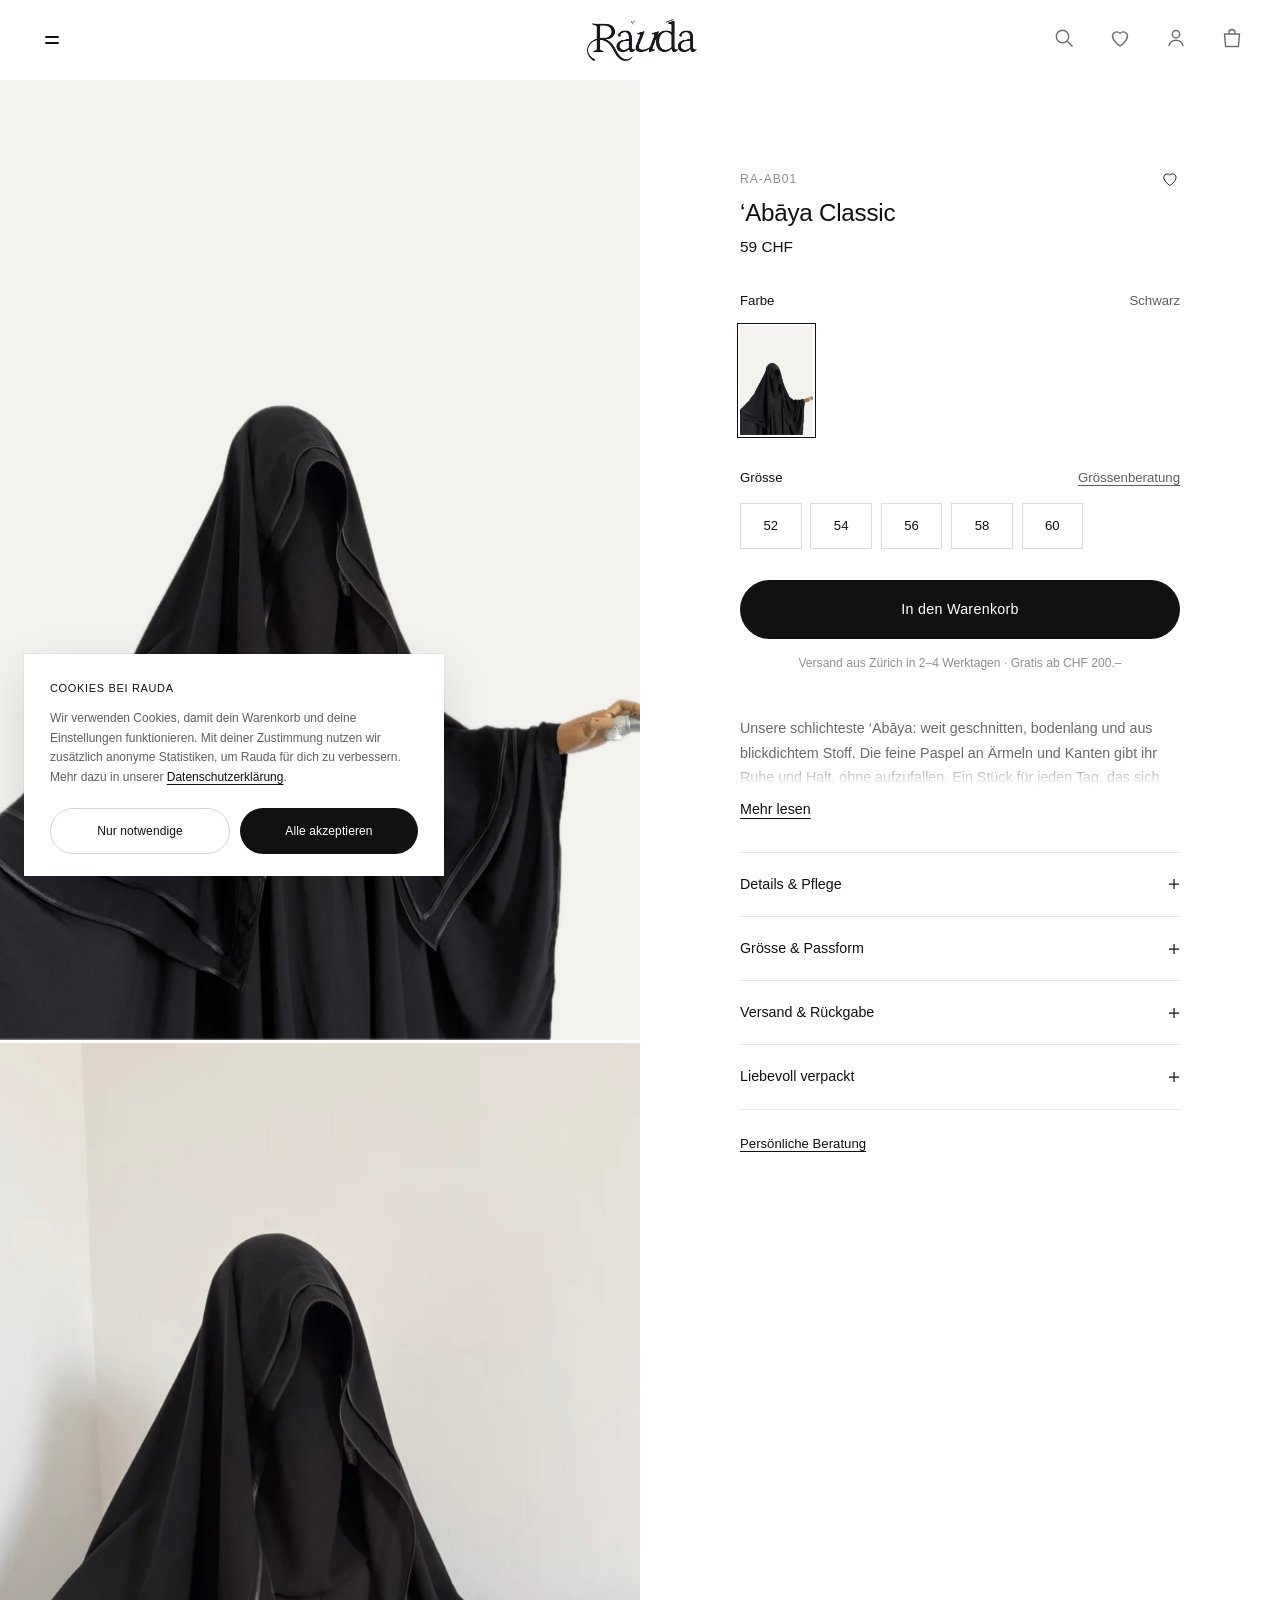
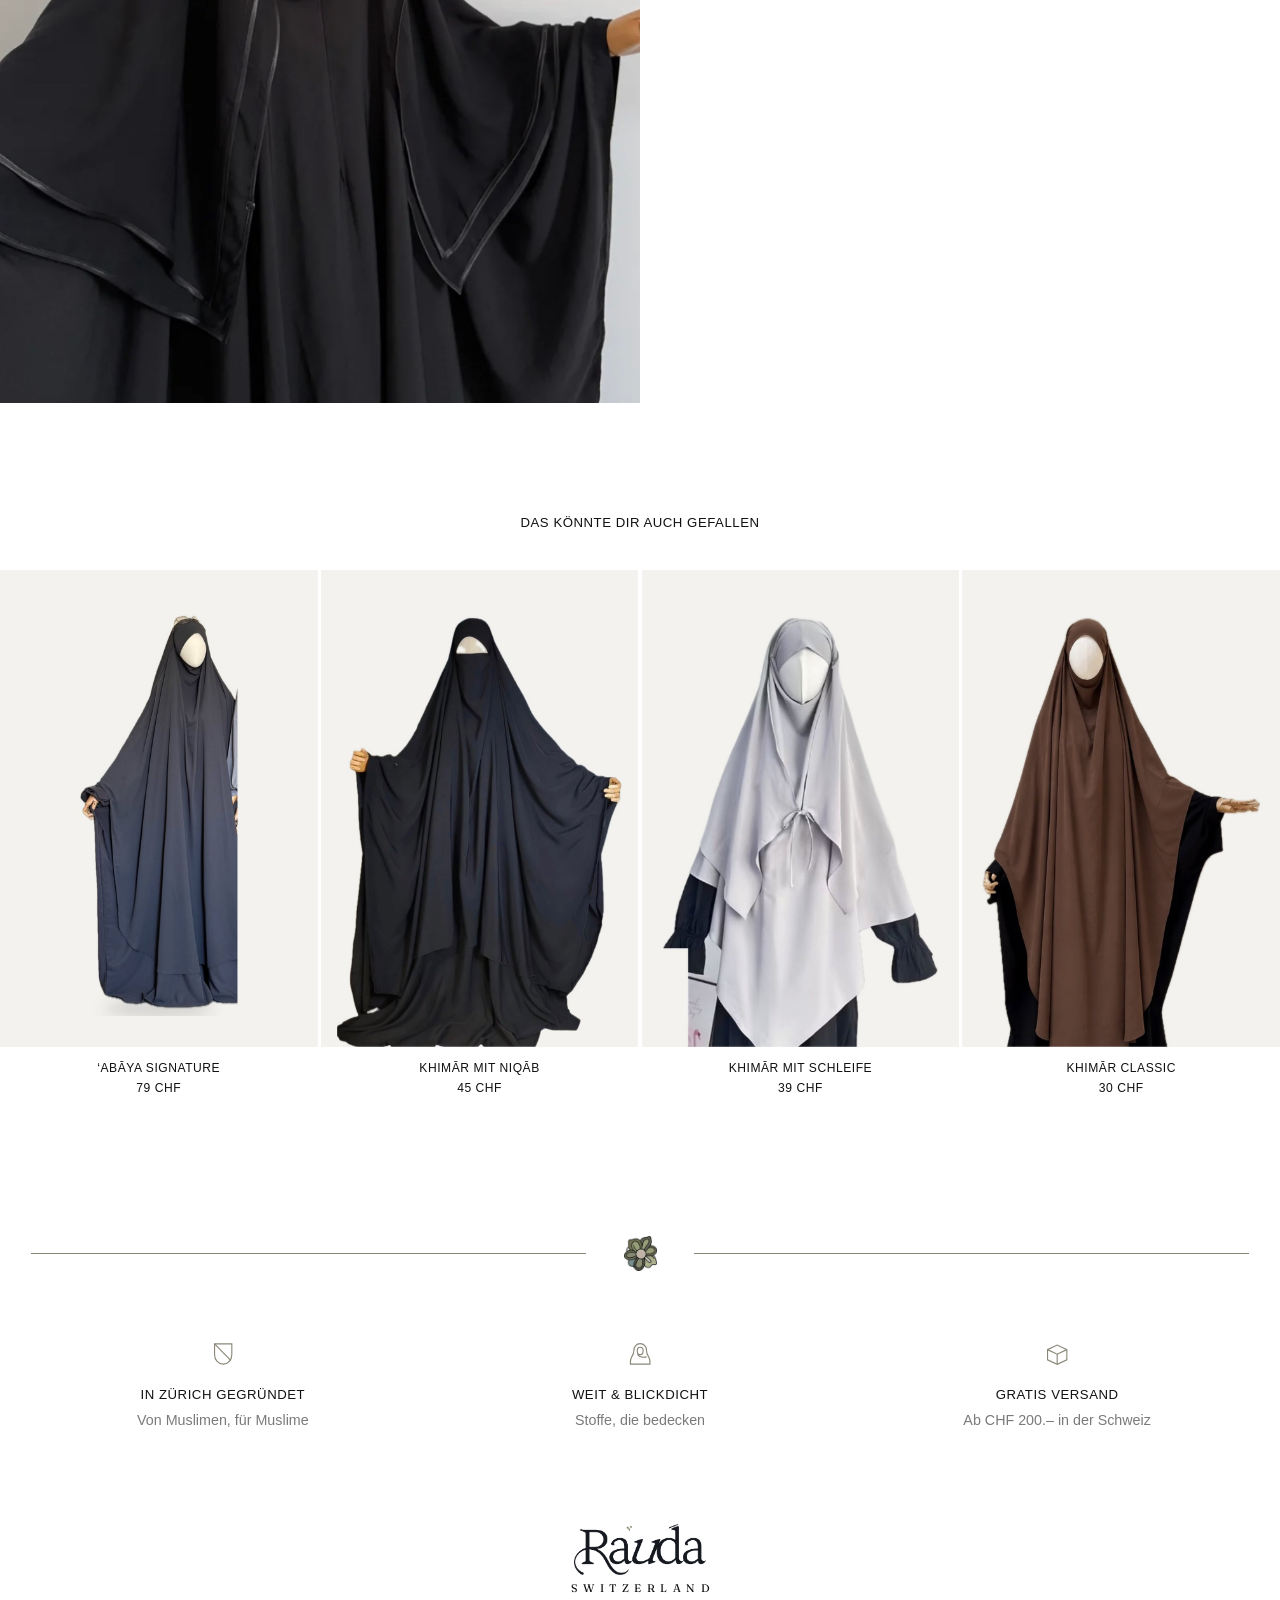
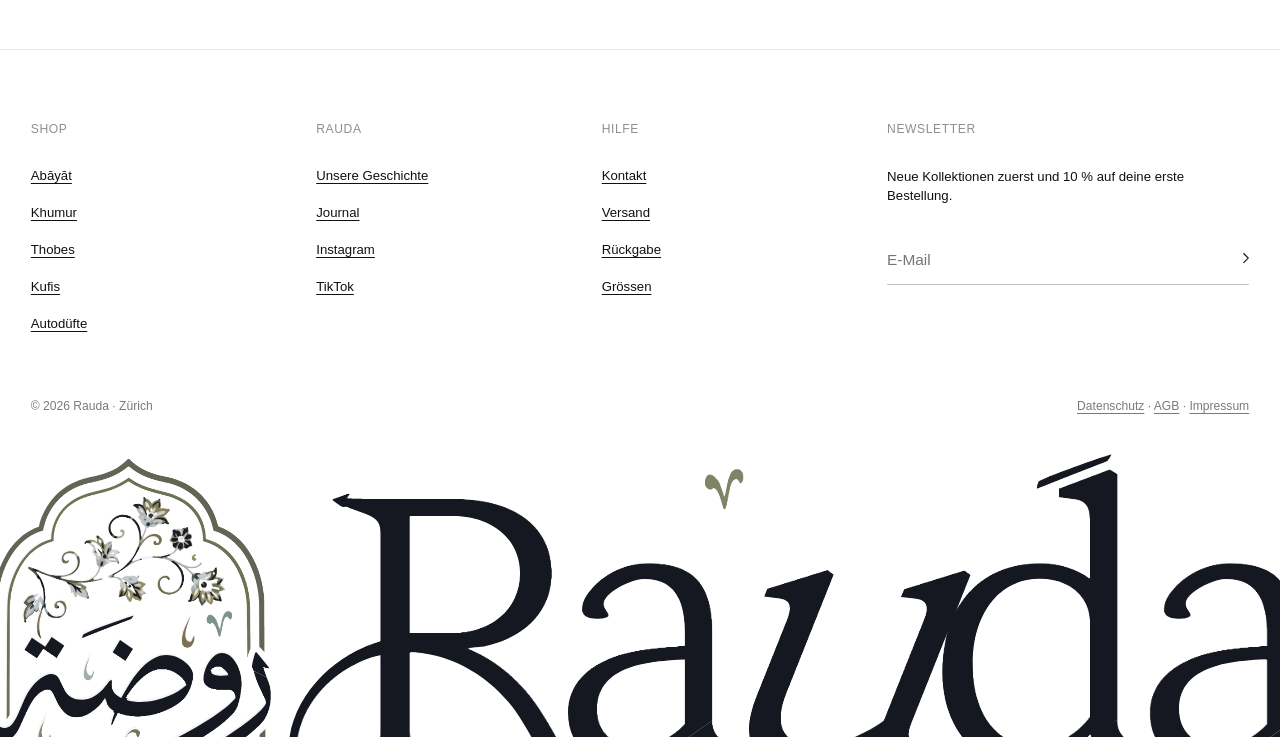
<file: produkt.html>
<!DOCTYPE html>
<html lang="de">
<head>
<meta charset="utf-8">
<meta name="viewport" content="width=device-width,initial-scale=1">
<title>Rauda</title>
<meta name="description" content="Rauda · روضة. Modern, schlicht und für Muslime. In Zürich gegründet.">
<link rel="icon" type="image/svg+xml" href="assets/fav-zeichen.svg?v=3"><link rel="icon" type="image/png" sizes="32x32" href="assets/fav-zeichen-32.png?v=3"><link rel="apple-touch-icon" href="assets/apple-touch-zeichen.png?v=1">
<link rel="preconnect" href="https://fonts.googleapis.com"><link rel="preconnect" href="https://fonts.gstatic.com" crossorigin>
<link href="https://fonts.googleapis.com/css2?family=Amiri&family=Cormorant+Garamond:ital,wght@1,300;1,400&family=Fraunces:opsz,wght@9..144,400..600&display=swap" rel="stylesheet">
<style>
:root{--ink:#111;--grey:#7a7a7a;--tile:#f3f2ef;--line:#e7e6e2;
  --sans:"Helvetica Neue",Helvetica,Arial,sans-serif;--bh:66px;--lh:33px}
*{box-sizing:border-box;margin:0;padding:0}
html{background:#fff}
body{color:var(--ink);font:400 13px/1.5 var(--sans);-webkit-font-smoothing:antialiased;overflow-x:hidden}
#page{position:relative;z-index:1;background:#fff}
img,video{display:block;max-width:100%}
a{color:inherit;text-decoration:none}
button{font:inherit;color:inherit;text-transform:inherit;letter-spacing:inherit;background:none;border:0;cursor:pointer}
.up{font-size:12px;font-weight:400;letter-spacing:.04em;text-transform:uppercase}
.sr{position:absolute;width:1px;height:1px;overflow:hidden;clip:rect(0 0 0 0)}

/* ── Kopfzeile ── */
.bar{position:fixed;inset:0 0 auto;z-index:20;height:var(--bh);padding:0 max(40px,calc((100% - 1200px) / 2));display:grid;grid-template-columns:1fr auto 1fr;align-items:center;gap:30px;color:#fff;transition:background .4s,color .4s}
.bar::before{content:"";position:absolute;inset:0 0 -30px;z-index:-1;background:linear-gradient(rgba(0,0,0,.2),transparent);transition:opacity .4s;pointer-events:none}
.bar.solid{background:rgba(255,255,255,.74);-webkit-backdrop-filter:blur(18px) saturate(1.6);backdrop-filter:blur(18px) saturate(1.6);color:var(--ink)}
.bar.solid::before{opacity:0}
.bar.solid.dark{background:rgba(14,14,13,.72);color:#f2f0eb}
.bar.solid.dark .logo{filter:brightness(0) invert(1)}
.lockup{display:flex;flex-direction:column;align-items:center;gap:2px}
.lockup .city{font:500 7.5px/1 "Fraunces",Georgia,serif;letter-spacing:.42em;text-transform:uppercase;margin-right:-.42em}
.lockup .ln{flex:none;width:1px;height:calc(var(--lh)*.78);background:currentColor;opacity:.55}
.lockup .wm{height:calc(var(--lh)*.85)!important}
.bar .logo{height:var(--lh);filter:brightness(0) invert(1);transition:filter .4s}
.bar.solid .logo{filter:none}
.nav{display:flex;align-items:center;gap:clamp(18px,1.9vw,28px);white-space:nowrap}
.bar .nav{font-size:10px;letter-spacing:.07em}
.nav a{position:relative;padding:6px 0}
.nav a::after,.tab::after{content:"";position:absolute;left:0;right:0;bottom:1px;height:1px;background:currentColor;transform:scaleX(0);transform-origin:left;transition:transform .35s cubic-bezier(.2,.7,.2,1)}
.nav a:hover::after{transform:scaleX(1)}
.left{display:flex;align-items:center}
.menu-btn{display:flex;align-items:center;gap:12px;font-size:10px;letter-spacing:.07em;text-transform:uppercase}
.menu-btn:hover{opacity:.6}
.f-brand{display:flex;flex-direction:column;align-items:center;gap:7px;padding:8px 28px 50px}
.f-brand img{height:46px;width:auto}
.f-brand span{font:400 10px/1 "Fraunces",Georgia,serif;letter-spacing:.5em;margin-right:-.5em;text-transform:uppercase}
.right{grid-column:3;display:flex;justify-content:flex-end;align-items:center;gap:clamp(18px,2vw,30px)}
.icons{display:flex;align-items:center;gap:22px}
.icons svg{width:19px;height:19px;stroke:currentColor;stroke-width:1.2;fill:none;display:block}
.burger{display:flex;flex-direction:column;justify-content:center;gap:5px;width:22px;height:22px}
.burger i{display:block;height:1px;background:currentColor}
.icons a:hover,.burger:hover{opacity:.55}

/* ── Intro ── */
.intro{position:relative;isolation:isolate;height:100vh;height:100svh;background:#0b0b0b;overflow:hidden}
.intro video{position:absolute;inset:0;width:100%;height:100%;object-fit:cover;transition:opacity .7s ease;will-change:transform,opacity}
@keyframes kb{from{transform:scale(1.09)}to{transform:scale(1)}}
.reel-bars{position:absolute;left:50%;bottom:28px;transform:translateX(-50%);z-index:2;display:flex;gap:5px;width:min(120px,30vw);opacity:.55}
.reel-bars i{flex:1;height:1px;background:rgba(255,255,255,.22);position:relative;overflow:hidden}
.reel-bars b{position:absolute;inset:0;background:rgba(255,255,255,.85);transform-origin:left center;transform:scaleX(0)}
.intro::after{content:"";position:absolute;inset:0;z-index:1;background:rgba(0,0,0,.2);transition:background .7s ease}
.intro.light::after{background:radial-gradient(ellipse 40% 42% at 50% 50%,rgba(0,0,0,.5),rgba(0,0,0,.24))}
.intro .mark{position:absolute;left:50%;top:50%;z-index:2;display:flex;flex-direction:column;align-items:center;gap:clamp(18px,2.6vh,28px);transform:translate(-50%,-50%);opacity:0;animation:markIn 1.8s .3s ease-out forwards;filter:brightness(0) invert(1) drop-shadow(0 4px 24px rgba(0,0,0,.35))}
@keyframes markIn{to{opacity:1}}
.mark .m-lock{display:flex;max-width:88vw;align-items:center;gap:clamp(20px,2.4vw,34px)}
.mark .m-logo{width:clamp(62px,6.4vw,96px)}
.mark .m-line{flex:none;width:1px;height:clamp(70px,7.5vw,112px);background:#fff;opacity:.75}
.mark .m-word{width:clamp(200px,18vw,270px)}
.mark .m-slogan{font:italic 300 clamp(34px,4vw,60px)/1.15 "Cormorant Garamond",Georgia,serif;letter-spacing:.01em;color:#fff;white-space:nowrap}

/* ── Kategorien: Bilder bis zum Rand ── */
.cats{padding-top:3px}
.cat-grid{display:grid;grid-template-columns:repeat(3,minmax(0,1fr));gap:3px}
.cat{position:relative;display:block;aspect-ratio:2/3;overflow:hidden;background:var(--tile);color:#fff}
.cat img{width:100%;height:100%;object-fit:cover;transition:transform 1.4s cubic-bezier(.2,.7,.2,1)}
.cat:hover img{transform:scale(1.03)}
.cat::after{content:"";position:absolute;inset:auto 0 0;height:30%;background:linear-gradient(transparent,rgba(0,0,0,.32))}
.cat span{position:absolute;left:0;right:0;bottom:34px;z-index:2;text-align:center}
.cat span em{display:inline-block;margin-top:8px;font-style:normal;border-bottom:1px solid rgba(255,255,255,.7);padding-bottom:2px;opacity:.9}

/* ── Produktliste (wie YSL) ── */
.plp{padding-top:calc(var(--bh) + 18px);min-height:70vh}
.plp-bar{display:flex;justify-content:space-between;align-items:center;gap:30px;padding:16px 28px;background:#fff}
.tabs{display:flex;gap:26px;overflow-x:auto;scrollbar-width:none}
.tabs::-webkit-scrollbar{display:none}
.tab{position:relative;flex:none;padding:4px 0;color:#8f8f8f;transition:color .2s}
.tab:hover,.tab.on{color:var(--ink)}
.tab.on::after{transform:scaleX(1)}
.tools{display:flex;align-items:center;gap:28px;flex:none;color:var(--ink)}
.tools .count{color:#8f8f8f}
.filter{display:flex;align-items:center;gap:8px}
.filter svg{width:9px;height:9px;stroke:currentColor;stroke-width:1.3}
.grid{display:grid;grid-template-columns:repeat(3,minmax(0,1fr));gap:0 3px;margin-top:6px}
.prod{position:relative}
.prod .ph{display:block;aspect-ratio:2/3;background:var(--tile);overflow:hidden}
.prod .ph img{width:100%;height:100%;object-fit:cover;transition:opacity .3s,transform 1.4s cubic-bezier(.2,.7,.2,1)}
.prod .ph:hover img{transform:scale(1.025)}
.heart{position:absolute;top:14px;right:14px;z-index:2;width:28px;height:28px;display:grid;place-items:center}
.heart svg{width:17px;height:17px;stroke:var(--ink);stroke-width:1.1;fill:none;transition:fill .2s}
.heart.on svg{fill:var(--ink)}
.prod .meta{padding:14px 14px 46px;text-align:center;line-height:1.45;color:#1c1c1c}
.prod h3{font:inherit;letter-spacing:inherit}
.sws{display:flex;justify-content:center;gap:8px;margin-top:10px}
.sws button{width:10px;height:10px;border-radius:50%;box-shadow:inset 0 0 0 1px rgba(0,0,0,.18);outline-offset:2px}
.sws button.on{outline:1px solid var(--ink)}
.prod[hidden]{display:none}
.empty{grid-column:1/-1;padding:110px 20px 130px;text-align:center;color:var(--grey)}
.empty[hidden]{display:none}

/* ── Fuss ── */
footer{position:relative;overflow:hidden;padding-top:50px}
.sep{display:flex;align-items:center;gap:34px;padding:0 28px;color:#8a8778}
.sep::before,.sep::after{content:"";flex:1;height:1px;background:currentColor}
.sep img{width:30px;height:auto;flex:none}
.f-trust{display:grid;grid-template-columns:repeat(3,1fr);gap:30px;max-width:1180px;margin:0 auto;padding:64px 28px 76px;text-align:center}
.f-trust svg{width:24px;height:24px;stroke:#8a8778;stroke-width:1.1;fill:none;margin:0 auto 16px;display:block}
.f-trust span{display:block;margin-top:5px;color:var(--grey);text-transform:none;letter-spacing:0;font-size:13px}
.f-mid{display:grid;grid-template-columns:repeat(3,1fr) 1.5fr;gap:40px;max-width:1180px;margin:0 auto;padding:64px 28px 36px;border-top:1px solid var(--line)}
.f-mid h4{color:#8f8f8f;font-size:11px;font-weight:500;letter-spacing:.05em;margin-bottom:26px}
.f-mid li{list-style:none;margin-bottom:17px;line-height:1.4}
.f-mid li a{font-size:12px;text-transform:none;letter-spacing:0;text-decoration:underline;text-decoration-thickness:1px;text-underline-offset:3px}
.f-mid li a:hover,.legal a:hover{opacity:.55}
.f-news p{color:var(--ink);max-width:44ch;font-size:12px;text-transform:none;letter-spacing:0}
.f-form{display:flex;align-items:center;margin-top:26px;border-bottom:1px solid #c4c4c4;max-width:460px}
.f-form input{flex:1;border:0;background:none;padding:12px 0;font:inherit;font-size:14px;text-transform:none;letter-spacing:0;outline:none;min-width:0}
.f-form button{padding:11px 0 11px 16px;white-space:nowrap}
.f-form button:hover{opacity:.55}
.f-word{container-type:inline-size;margin-top:36px}
.fw-in{--p:28px;--hw:calc((100cqw - var(--p)) / 3.136);position:relative;height:calc(var(--hw) * .71);overflow:hidden}
.fw-in i{position:absolute;display:block;background:#ece6da}
.fw-in .fl{left:var(--p);top:calc(var(--hw) * .06);height:calc(var(--hw) * .78);width:calc(var(--hw) * .5095);-webkit-mask:url(assets/mask-logo.png) 0 0/100% 100% no-repeat;mask:url(assets/mask-logo.png) 0 0/100% 100% no-repeat}
.fw-in .fs{left:calc(var(--p) + var(--hw) * .5495);top:0;height:var(--hw);width:calc(var(--hw) * 2.6259);-webkit-mask:url(assets/mask-schrift.png) 0 0/100% 100% no-repeat;mask:url(assets/mask-schrift.png) 0 0/100% 100% no-repeat}
.legal{display:flex;justify-content:space-between;flex-wrap:wrap;gap:12px;max-width:1180px;margin:0 auto;padding:4px 28px 0;font-size:11px;color:var(--grey);text-transform:none;letter-spacing:0}
.legal a{text-decoration:underline;text-decoration-thickness:1px;text-underline-offset:3px}

/* ── Menü (links, schwebend wie Dior) ── */
.scrim{position:fixed;inset:0;z-index:39;background:rgba(20,20,22,.3);-webkit-backdrop-filter:blur(22px) saturate(1.1);backdrop-filter:blur(22px) saturate(1.1);opacity:0;pointer-events:none;transition:opacity .45s ease}
.scrim.open{opacity:1;pointer-events:auto}
.drawer{position:fixed;top:14px;left:14px;bottom:14px;z-index:40;width:min(400px,calc(100vw - 28px));border-radius:12px;background:rgba(241,240,237,.95);-webkit-backdrop-filter:blur(30px);backdrop-filter:blur(30px);box-shadow:0 30px 80px rgba(0,0,0,.2);overflow:hidden;
  opacity:0;transform:translateX(-22px);visibility:hidden;transition:opacity .28s ease,transform .45s cubic-bezier(.2,.7,.2,1),visibility 0s .45s}
.drawer.open{opacity:1;transform:none;visibility:visible;transition:opacity .35s ease,transform .6s cubic-bezier(.2,.7,.2,1),visibility 0s}
.d-panel{position:absolute;inset:0;display:flex;flex-direction:column;padding:26px 30px 26px;overflow-y:auto;transition:transform .55s cubic-bezier(.2,.7,.2,1),opacity .35s ease}
.d-sub{transform:translateX(60px);opacity:0;pointer-events:none}
.drawer.sub .d-root{transform:translateX(-60px);opacity:0;pointer-events:none}
.drawer .d-sub.on{transform:none;opacity:1;pointer-events:auto}
.d-x,.d-back{display:flex;align-items:center;gap:10px;align-self:flex-start;font-size:13px}
.d-x svg{width:13px;height:13px;stroke:var(--ink);stroke-width:1.4;fill:none}
.d-back svg{width:7px;height:12px;stroke:var(--ink);stroke-width:1.2;fill:none}
.d-x:hover,.d-back:hover{opacity:.6}
.d-sub h3{margin-top:34px;font:400 13px/1 var(--sans);color:#8f8f8f;letter-spacing:.06em;text-transform:uppercase}
.d-list{display:flex;flex-direction:column;margin-top:40px}
.d-sub .d-list{margin-top:18px}
.d-l{display:flex;justify-content:space-between;align-items:center;width:100%;padding:11px 0;font-size:17px;letter-spacing:-.015em;text-align:left;color:var(--ink)}
.d-l svg{width:7px;height:12px;stroke:currentColor;stroke-width:1.2;fill:none;opacity:.6;transition:transform .3s}
.d-l:hover{opacity:.6}.d-l:hover svg{transform:translateX(3px)}
.d-small{margin-top:38px;padding-top:30px;border-top:1px solid rgba(0,0,0,.08);display:flex;flex-direction:column;align-items:flex-start;gap:15px;font-size:13px}
.d-small a:hover,.d-small button:hover{opacity:.6}
.d-small .muted{color:#8f8f8f}
.drawer .d-list>*,.drawer .d-small{opacity:0;transform:translateY(8px);transition:opacity .2s ease,transform .2s ease}
.drawer.open .d-list>*,.drawer.open .d-small{opacity:1;transform:none;transition:opacity .5s ease calc(.12s + var(--i,0)*30ms),transform .6s cubic-bezier(.2,.7,.2,1) calc(.12s + var(--i,0)*30ms)}


.t-link{display:inline-flex;align-items:center;gap:12px;padding-bottom:5px;border-bottom:1px solid currentColor;transition:opacity .3s}
.t-link:hover{opacity:.55}
.t-link svg{width:16px;height:9px;stroke:currentColor;stroke-width:1.1;fill:none;transition:transform .4s cubic-bezier(.2,.7,.2,1)}
.t-link:hover svg{transform:translateX(5px)}
/* ── Kleiner Teaser zur Geschichte ── */
.teaser{position:relative;overflow:hidden;isolation:isolate;background:#0e0e0d;color:#f2f0eb;text-align:center;padding:15vh 24px 14vh;margin-top:20px}
.teaser video{position:absolute;inset:0;z-index:-2;width:100%;height:100%;object-fit:cover}
.teaser::after{content:"";position:absolute;inset:0;z-index:-1;background:radial-gradient(ellipse 60% 70% at 50% 50%,rgba(10,10,9,.5),rgba(10,10,9,.78))}
.t-logo{width:clamp(78px,7.5vw,118px);margin:0 auto;filter:brightness(0) invert(1)}
.t-q{max-width:20ch;margin:34px auto 40px;font:300 clamp(24px,2.6vw,40px)/1.15 var(--sans);letter-spacing:-.015em}
.fade{opacity:0;transform:translateY(20px);transition:opacity 1.2s ease,transform 1.4s cubic-bezier(.2,.7,.2,1)}
.fade.in{opacity:1;transform:none}

@media (prefers-reduced-motion:reduce){.intro .mark{animation:none;opacity:1}.fade{opacity:1;transform:none}.drawer,.drawer>*,#page,.bar{transition:none!important}}

@media (max-width:1180px){.bar .nav{display:none}}
@media (max-width:1000px){
  .bar{padding:0 18px}
  .cat-grid{grid-template-columns:repeat(3,78%);overflow-x:auto;scroll-snap-type:x mandatory;scrollbar-width:none}
  .cat-grid::-webkit-scrollbar{display:none}.cat{scroll-snap-align:start}
  .plp{padding-top:calc(var(--bh) + 8px)}
  .plp-bar{flex-direction:column;align-items:stretch;gap:12px;padding:14px 18px}
  .tabs{gap:22px;margin:0 -18px;padding:0 18px}
  .tools{justify-content:space-between}
  .grid{grid-template-columns:repeat(2,minmax(0,1fr))}
  .sep{padding:0 18px;gap:22px}
  .f-trust{padding:50px 18px 56px}
  .f-mid{grid-template-columns:repeat(3,1fr);padding:48px 18px 24px;gap:30px 20px}
  .f-news{grid-column:1/-1;order:-1;margin-bottom:6px}.f-form{max-width:none}
  .legal{padding:4px 18px 0}
  .fw-in{--p:18px}
  .drawer{top:10px;left:10px;bottom:10px;width:calc(100vw - 20px)}
  .d-panel{padding:22px 24px}
}
@media (max-width:560px){
  .up{font-size:11px}
  .prod .meta{padding:11px 8px 34px}
  .heart{top:6px;right:6px}
  .f-trust{grid-template-columns:1fr;gap:34px}
  .f-mid{grid-template-columns:1fr 1fr}
}
</style>
<link rel="stylesheet" href="assets/shop.css?v=20261113e">
</head>
<body>

<header class="bar" id="bar">
  <div class="left"><button class="menu-btn" data-open aria-label="Menü öffnen"><span class="burger"><i></i><i></i></span></button><a href="shop.html" class="m-search" aria-label="Suche"><svg viewBox="0 0 24 24"><circle cx="10.5" cy="10.5" r="6.2"/><path d="m15.2 15.2 5.3 5.3"/></svg></a></div>
  <a href="index.html" aria-label="Rauda Startseite" style="grid-column:2"><span class="lockup"><img class="logo wm" src="assets/logo-schriftzug.png" alt="Rauda"></span></a>
  <div class="right">
    <div class="icons">
      <a href="shop.html" class="ic-search" aria-label="Suche"><svg viewBox="0 0 24 24"><circle cx="10.5" cy="10.5" r="6.2"/><path d="m15.2 15.2 5.3 5.3"/></svg></a>
      <button class="ic-fav" aria-label="Merkliste" data-fav><svg viewBox="0 0 24 24"><path d="M12 20s-7.5-4.6-7.5-10.2A4.3 4.3 0 0 1 12 7.4a4.3 4.3 0 0 1 7.5 2.4C19.5 15.4 12 20 12 20z"/></svg></button>
      <button class="ic-acc" aria-label="Kundenkonto" data-acc><svg viewBox="0 0 24 24"><circle cx="12" cy="8.2" r="3.7"/><path d="M4.8 20.2c.9-3.9 3.7-6 7.2-6s6.3 2.1 7.2 6"/></svg></button>
      <a href="#" aria-label="Warenkorb"><svg viewBox="0 0 24 24"><path d="M4.5 8h15l-1.1 12.5H5.6z"/><path d="M9 8V6.5a3 3 0 0 1 6 0V8"/></svg></a>
    </div>
  </div>
</header>

<div class="scrim" data-close></div>
<aside class="drawer" aria-label="Menü">
  <div class="d-panel d-root">
    <button class="d-x" data-close><svg viewBox="0 0 24 24" aria-hidden="true"><path d="M5 5l14 14M19 5 5 19"/></svg>Schliessen</button>
    <nav class="d-list" aria-label="Kategorien">
      <button class="d-l" data-sub="frauen">Frauen <svg viewBox="0 0 7 12" aria-hidden="true"><path d="M1 1l5 5-5 5"/></svg></button>
      <button class="d-l" data-sub="maenner">Männer <svg viewBox="0 0 7 12" aria-hidden="true"><path d="M1 1l5 5-5 5"/></svg></button>
      <a class="d-l" href="shop.html?cat=acc">Accessoires <svg viewBox="0 0 7 12" aria-hidden="true"><path d="M1 1l5 5-5 5"/></svg></a>
      <a class="d-l" href="shop.html?cat=duft">Autodüfte <svg viewBox="0 0 7 12" aria-hidden="true"><path d="M1 1l5 5-5 5"/></svg></a>
      <a class="d-l" href="shop.html">Alle Produkte <svg viewBox="0 0 7 12" aria-hidden="true"><path d="M1 1l5 5-5 5"/></svg></a>
      <a class="d-l" href="geschichte.html">Unsere Geschichte <svg viewBox="0 0 7 12" aria-hidden="true"><path d="M1 1l5 5-5 5"/></svg></a>
    </nav>
    <div class="d-small">
      <button data-fav data-close>Merkliste</button>
      <a href="mailto:info@rauda.ch?subject=Pers%C3%B6nliche%20Beratung">Persönliche Beratung</a>
      <a href="mailto:info@rauda.ch">Kontakt</a>
      <span><span class="muted">Land/Region:</span> Schweiz (Deutsch)</span>
    </div>
  </div>
  <div class="d-panel d-sub" data-sub="frauen">
    <button class="d-back"><svg viewBox="0 0 7 12" aria-hidden="true"><path d="M6 1 1 6l5 5"/></svg>Zurück</button>
    <h3>Frauen</h3>
    <nav class="d-list">
      <a class="d-l" href="shop.html?cat=schwestern">Alle ansehen <svg viewBox="0 0 7 12" aria-hidden="true"><path d="M1 1l5 5-5 5"/></svg></a>
      <a class="d-l" href="shop.html?cat=abaya">‘Abāyāt <svg viewBox="0 0 7 12" aria-hidden="true"><path d="M1 1l5 5-5 5"/></svg></a>
      <a class="d-l" href="shop.html?cat=khimar">Khumur <svg viewBox="0 0 7 12" aria-hidden="true"><path d="M1 1l5 5-5 5"/></svg></a>
      <a class="d-l" href="shop.html?cat=niqab">Niqāb <svg viewBox="0 0 7 12" aria-hidden="true"><path d="M1 1l5 5-5 5"/></svg></a>
      <a class="d-l" href="shop.html?cat=kimono">Kimonos <svg viewBox="0 0 7 12" aria-hidden="true"><path d="M1 1l5 5-5 5"/></svg></a>
    </nav>
  </div>
  <div class="d-panel d-sub" data-sub="maenner">
    <button class="d-back"><svg viewBox="0 0 7 12" aria-hidden="true"><path d="M6 1 1 6l5 5"/></svg>Zurück</button>
    <h3>Männer</h3>
    <nav class="d-list">
      <a class="d-l" href="shop.html?cat=brueder">Alle ansehen <svg viewBox="0 0 7 12" aria-hidden="true"><path d="M1 1l5 5-5 5"/></svg></a>
      <a class="d-l" href="shop.html?cat=thobe">Thobes <svg viewBox="0 0 7 12" aria-hidden="true"><path d="M1 1l5 5-5 5"/></svg></a>
      <a class="d-l" href="shop.html?cat=kufi">Kufis <svg viewBox="0 0 7 12" aria-hidden="true"><path d="M1 1l5 5-5 5"/></svg></a>
    </nav>
  </div>
</aside>

<div id="page">
<main id="pdp"></main>

<footer class="up">
  <div class="sep" aria-hidden="true"><img src="assets/blume.png" alt=""></div>
  <div class="f-trust">
    <div><svg viewBox="0 0 26 26"><path d="M4.5 2.8h17v10.4c0 5.5-3.8 9.6-8.5 9.6s-8.5-4.1-8.5-9.6z"/><path d="M4.5 2.8 20.4 19"/></svg>In Zürich gegründet<span>Von Muslimen, für Muslime</span></div>
    <div><svg viewBox="0 0 26 26"><path d="M13 2.6c-3.8 0-6.2 3-6.2 6.8 0 2.2-.6 4-2 6-1.2 1.7-1.6 4.2-1.4 7.4h19.2c.2-3.2-.2-5.7-1.4-7.4-1.4-2-2-3.8-2-6 0-3.8-2.4-6.8-6.2-6.8z"/><ellipse cx="13" cy="9.8" rx="2.9" ry="3.6"/><path d="M10.3 13.2c1.7 2.4 5.3 3.2 9.1 2.4"/></svg>Weit &amp; blickdicht<span>Stoffe, die bedecken</span></div>
    <div><svg viewBox="0 0 26 26"><path d="M3.5 8.5 13 4l9.5 4.5v10L13 23l-9.5-4.5z"/><path d="M3.5 8.5 13 13l9.5-4.5M13 13v10"/></svg>Gratis Versand<span>Ab CHF 200.– in der Schweiz</span></div>
  </div>
  <div class="f-brand"><img src="assets/logo-schriftzug.png" alt="Rauda"><span>Switzerland</span></div>
  <div class="f-mid">
    <div><h4>Shop</h4><ul><li><a href="shop.html?cat=abaya" data-cat="abaya">Abāyāt</a></li><li><a href="shop.html?cat=khimar" data-cat="khimar">Khumur</a></li><li><a href="shop.html?cat=thobe" data-cat="thobe">Thobes</a></li><li><a href="shop.html?cat=kufi" data-cat="kufi">Kufis</a></li><li><a href="shop.html?cat=duft" data-cat="duft">Autodüfte</a></li></ul></div>
    <div><h4>Rauda</h4><ul><li><a href="geschichte.html">Unsere Geschichte</a></li><li><a href="#">Journal</a></li><li><a href="#">Instagram</a></li><li><a href="#">TikTok</a></li></ul></div>
    <div><h4>Hilfe</h4><ul><li><a href="mailto:info@rauda.ch">Kontakt</a></li><li><a href="#">Versand</a></li><li><a href="#">Rückgabe</a></li><li><a href="#">Grössen</a></li></ul></div>
    <div class="f-news"><h4>Newsletter</h4><p>Neue Kollektionen zuerst und 10 % auf deine erste Bestellung.</p>
      <form class="f-form" onsubmit="event.preventDefault();this.querySelector('button').textContent='Danke'">
        <input type="email" placeholder="E-Mail" required aria-label="E-Mail-Adresse">
        <button type="submit" aria-label="Anmelden"><svg viewBox="0 0 8 12" width="7" height="11" aria-hidden="true"><path d="M1.5 1l5 5-5 5" fill="none" stroke="currentColor" stroke-width="1.2"/></svg></button>
      </form></div>
  </div>
  <div class="legal"><span>© 2026 Rauda · Zürich</span><span><a href="#">Datenschutz</a> · <a href="#">AGB</a> · <a href="#">Impressum</a></span></div>
  <div class="f-word" aria-hidden="true"><div class="fw-in"><i class="fl"></i><i class="fs"></i></div></div>
</footer>
</div>

<script>
const bar=document.getElementById('bar');bar.classList.add('solid');
/* Menü */
const dr=document.querySelector('.drawer'),scrim=document.querySelector('.scrim'),burger=document.querySelector('.burger');
dr.querySelectorAll('.d-root .d-list>*,.d-root .d-small,.d-sub .d-list>*').forEach((c,i)=>c.style.setProperty('--i',i%8));
const resetSub=()=>{dr.classList.remove('sub');dr.querySelectorAll('.d-sub').forEach(s=>s.classList.remove('on'))};
const setMenu=o=>{dr.classList.toggle('open',o);scrim.classList.toggle('open',o);burger.classList.toggle('on',o);document.body.style.overflow=o?'hidden':'';if(!o)setTimeout(resetSub,450)};
document.querySelectorAll('[data-open]').forEach(x=>x.addEventListener('click',()=>setMenu(true)));
document.querySelectorAll('[data-close]').forEach(x=>x.addEventListener('click',()=>setMenu(false)));
dr.querySelectorAll('button[data-sub]').forEach(b=>b.addEventListener('click',()=>{dr.classList.add('sub');dr.querySelector('.d-sub[data-sub="'+b.dataset.sub+'"]').classList.add('on')}));
dr.querySelectorAll('.d-back').forEach(b=>b.addEventListener('click',resetSub));
addEventListener('keydown',e=>{if(e.key==='Escape')setMenu(false)});


</script>
<script src="assets/shop.js?v=20261113"></script>
</body>
</html>
</file>
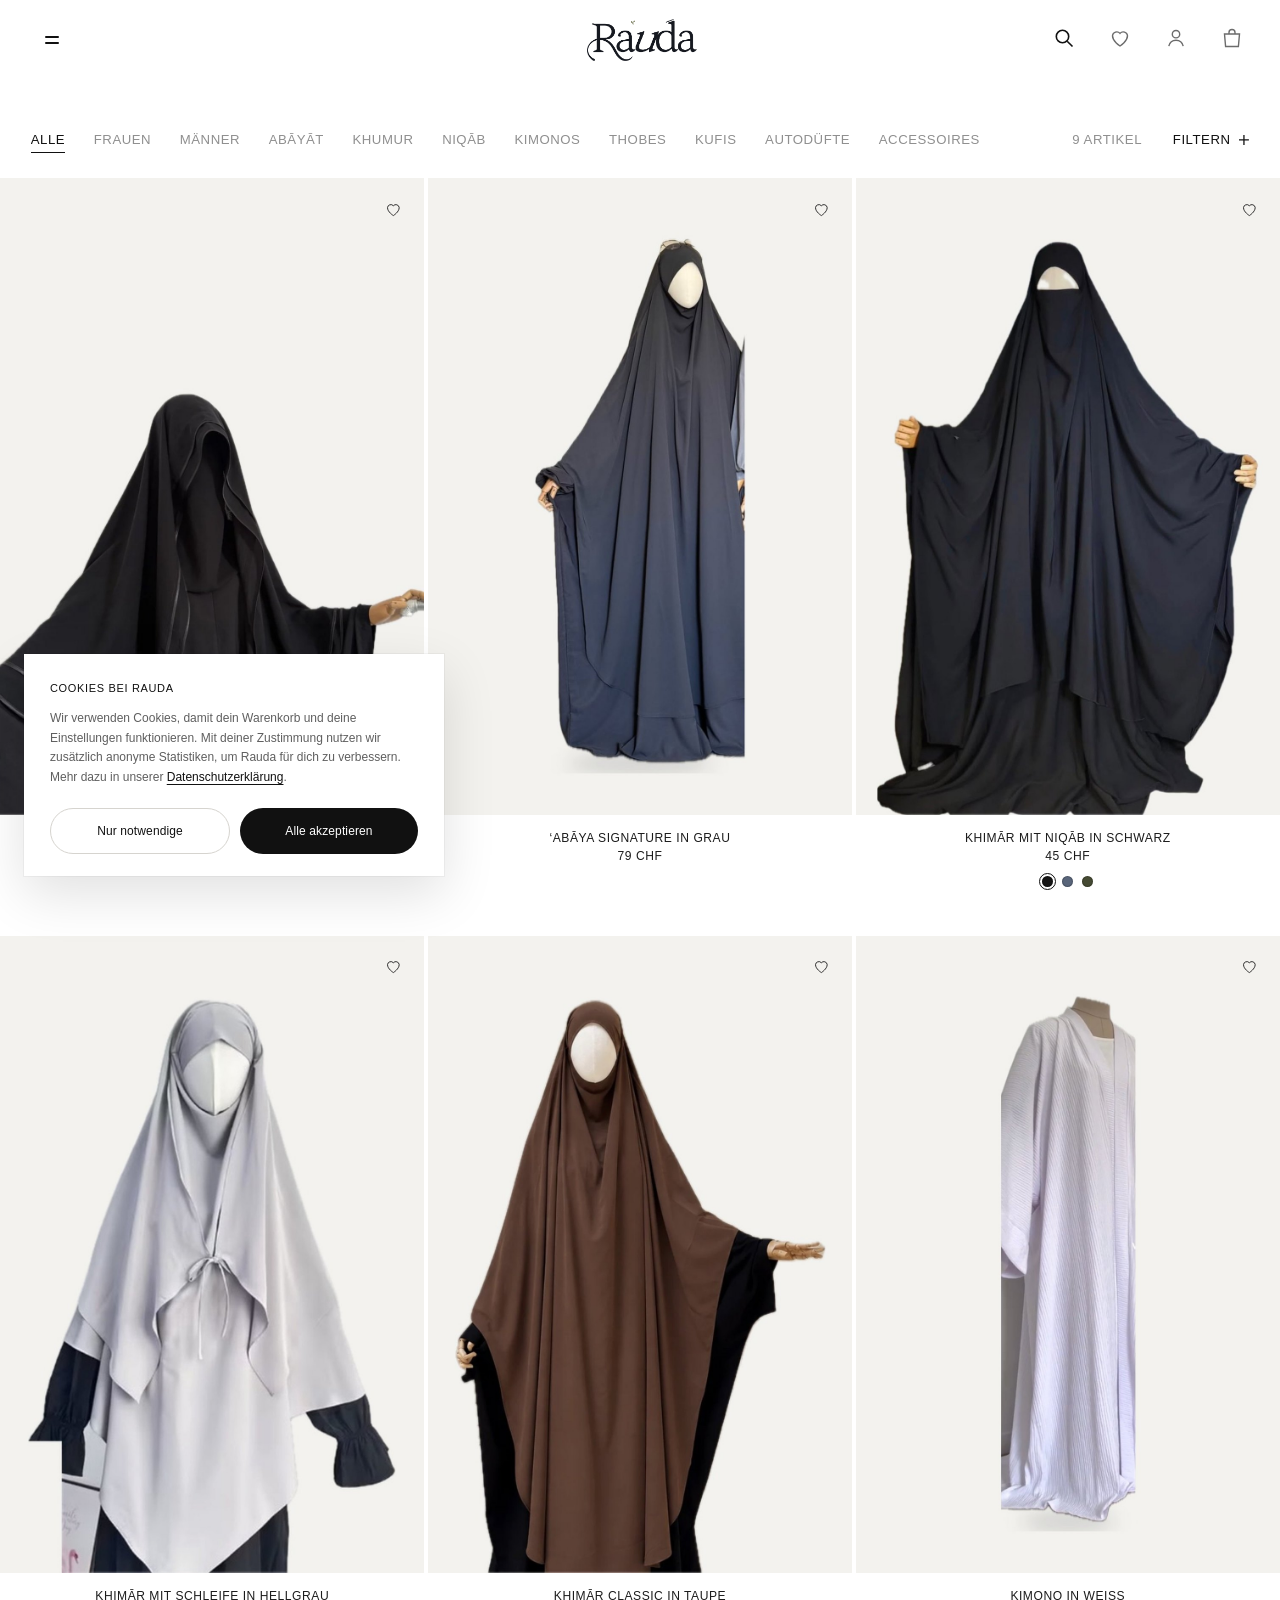
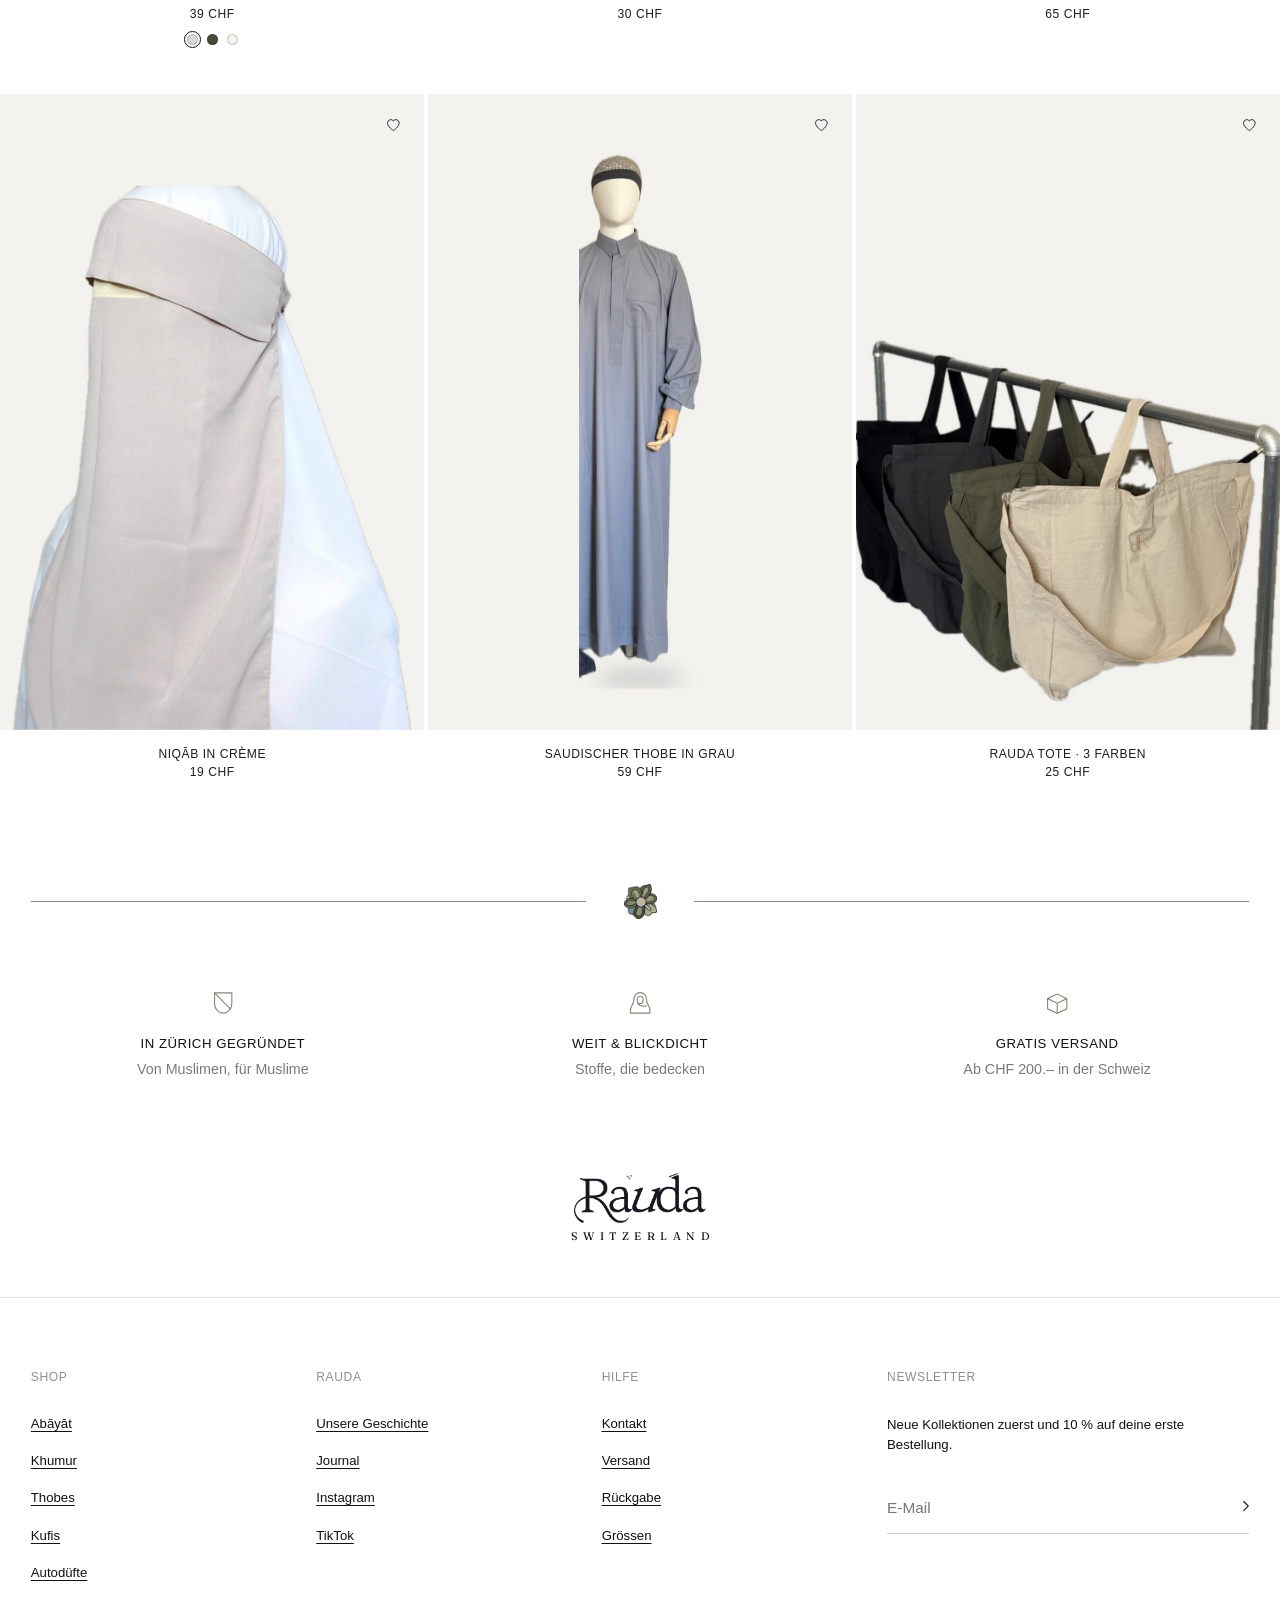
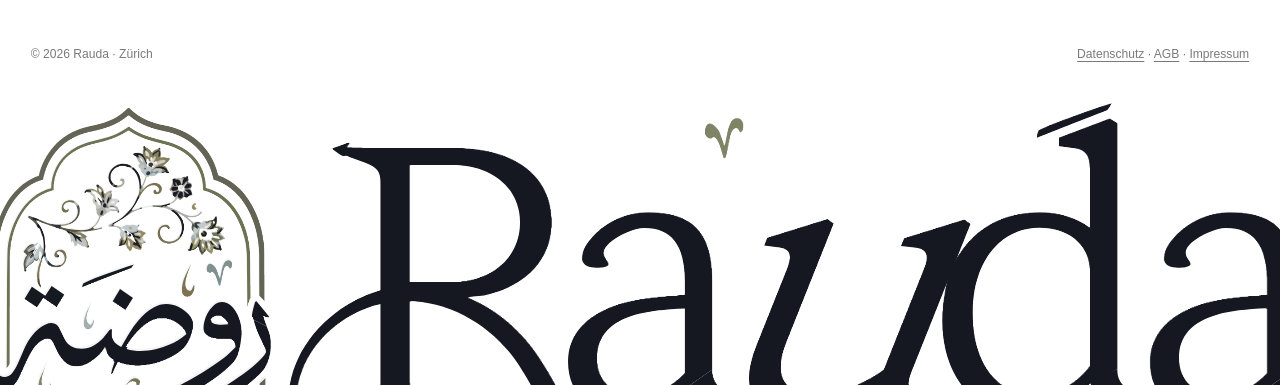
<file: shop.html>
<!DOCTYPE html>
<html lang="de">
<head>
<meta charset="utf-8">
<meta name="viewport" content="width=device-width,initial-scale=1">
<title>Shop · Rauda</title>
<meta name="description" content="Rauda · روضة. Modern, schlicht und für Muslime. In Zürich gegründet.">
<link rel="icon" type="image/svg+xml" href="assets/fav-zeichen.svg?v=3"><link rel="icon" type="image/png" sizes="32x32" href="assets/fav-zeichen-32.png?v=3"><link rel="apple-touch-icon" href="assets/apple-touch-zeichen.png?v=1">
<link rel="preconnect" href="https://fonts.googleapis.com"><link rel="preconnect" href="https://fonts.gstatic.com" crossorigin>
<link href="https://fonts.googleapis.com/css2?family=Amiri&family=Cormorant+Garamond:ital,wght@1,300;1,400&family=Fraunces:opsz,wght@9..144,400..600&display=swap" rel="stylesheet">
<style>
:root{--ink:#111;--grey:#7a7a7a;--tile:#f3f2ef;--line:#e7e6e2;
  --sans:"Helvetica Neue",Helvetica,Arial,sans-serif;--bh:66px;--lh:33px}
*{box-sizing:border-box;margin:0;padding:0}
html{background:#fff}
body{color:var(--ink);font:400 13px/1.5 var(--sans);-webkit-font-smoothing:antialiased;overflow-x:hidden}
#page{position:relative;z-index:1;background:#fff}
img,video{display:block;max-width:100%}
a{color:inherit;text-decoration:none}
button{font:inherit;color:inherit;text-transform:inherit;letter-spacing:inherit;background:none;border:0;cursor:pointer}
.up{font-size:12px;font-weight:400;letter-spacing:.04em;text-transform:uppercase}
.sr{position:absolute;width:1px;height:1px;overflow:hidden;clip:rect(0 0 0 0)}

/* ── Kopfzeile ── */
.bar{position:fixed;inset:0 0 auto;z-index:20;height:var(--bh);padding:0 max(40px,calc((100% - 1200px) / 2));display:grid;grid-template-columns:1fr auto 1fr;align-items:center;gap:30px;color:#fff;transition:background .4s,color .4s}
.bar::before{content:"";position:absolute;inset:0 0 -30px;z-index:-1;background:linear-gradient(rgba(0,0,0,.2),transparent);transition:opacity .4s;pointer-events:none}
.bar.solid{background:rgba(255,255,255,.74);-webkit-backdrop-filter:blur(18px) saturate(1.6);backdrop-filter:blur(18px) saturate(1.6);color:var(--ink)}
.bar.solid::before{opacity:0}
.bar.solid.dark{background:rgba(14,14,13,.72);color:#f2f0eb}
.bar.solid.dark .logo{filter:brightness(0) invert(1)}
.lockup{display:flex;flex-direction:column;align-items:center;gap:2px}
.lockup .city{font:500 7.5px/1 "Fraunces",Georgia,serif;letter-spacing:.42em;text-transform:uppercase;margin-right:-.42em}
.lockup .ln{flex:none;width:1px;height:calc(var(--lh)*.78);background:currentColor;opacity:.55}
.lockup .wm{height:calc(var(--lh)*.85)!important}
.bar .logo{height:var(--lh);filter:brightness(0) invert(1);transition:filter .4s}
.bar.solid .logo{filter:none}
.nav{display:flex;align-items:center;gap:clamp(18px,1.9vw,28px);white-space:nowrap}
.bar .nav{font-size:10px;letter-spacing:.07em}
.nav a{position:relative;padding:6px 0}
.nav a::after,.tab::after{content:"";position:absolute;left:0;right:0;bottom:1px;height:1px;background:currentColor;transform:scaleX(0);transform-origin:left;transition:transform .35s cubic-bezier(.2,.7,.2,1)}
.nav a:hover::after{transform:scaleX(1)}
.left{display:flex;align-items:center}
.menu-btn{display:flex;align-items:center;gap:12px;font-size:10px;letter-spacing:.07em;text-transform:uppercase}
.menu-btn:hover{opacity:.6}
.f-brand{display:flex;flex-direction:column;align-items:center;gap:7px;padding:8px 28px 50px}
.f-brand img{height:46px;width:auto}
.f-brand span{font:400 10px/1 "Fraunces",Georgia,serif;letter-spacing:.5em;margin-right:-.5em;text-transform:uppercase}
.right{grid-column:3;display:flex;justify-content:flex-end;align-items:center;gap:clamp(18px,2vw,30px)}
.icons{display:flex;align-items:center;gap:22px}
.icons svg{width:19px;height:19px;stroke:currentColor;stroke-width:1.2;fill:none;display:block}
.burger{display:flex;flex-direction:column;justify-content:center;gap:5px;width:22px;height:22px}
.burger i{display:block;height:1px;background:currentColor}
.icons a:hover,.burger:hover{opacity:.55}

/* ── Intro ── */
.intro{position:relative;isolation:isolate;height:100vh;height:100svh;background:#0b0b0b;overflow:hidden}
.intro video{position:absolute;inset:0;width:100%;height:100%;object-fit:cover;transition:opacity .7s ease;will-change:transform,opacity}
@keyframes kb{from{transform:scale(1.09)}to{transform:scale(1)}}
.reel-bars{position:absolute;left:50%;bottom:28px;transform:translateX(-50%);z-index:2;display:flex;gap:5px;width:min(120px,30vw);opacity:.55}
.reel-bars i{flex:1;height:1px;background:rgba(255,255,255,.22);position:relative;overflow:hidden}
.reel-bars b{position:absolute;inset:0;background:rgba(255,255,255,.85);transform-origin:left center;transform:scaleX(0)}
.intro::after{content:"";position:absolute;inset:0;z-index:1;background:rgba(0,0,0,.2);transition:background .7s ease}
.intro.light::after{background:radial-gradient(ellipse 40% 42% at 50% 50%,rgba(0,0,0,.5),rgba(0,0,0,.24))}
.intro .mark{position:absolute;left:50%;top:50%;z-index:2;display:flex;flex-direction:column;align-items:center;gap:clamp(18px,2.6vh,28px);transform:translate(-50%,-50%);opacity:0;animation:markIn 1.8s .3s ease-out forwards;filter:brightness(0) invert(1) drop-shadow(0 4px 24px rgba(0,0,0,.35))}
@keyframes markIn{to{opacity:1}}
.mark .m-lock{display:flex;max-width:88vw;align-items:center;gap:clamp(20px,2.4vw,34px)}
.mark .m-logo{width:clamp(62px,6.4vw,96px)}
.mark .m-line{flex:none;width:1px;height:clamp(70px,7.5vw,112px);background:#fff;opacity:.75}
.mark .m-word{width:clamp(200px,18vw,270px)}
.mark .m-slogan{font:italic 300 clamp(34px,4vw,60px)/1.15 "Cormorant Garamond",Georgia,serif;letter-spacing:.01em;color:#fff;white-space:nowrap}

/* ── Kategorien: Bilder bis zum Rand ── */
.cats{padding-top:3px}
.cat-grid{display:grid;grid-template-columns:repeat(3,minmax(0,1fr));gap:3px}
.cat{position:relative;display:block;aspect-ratio:2/3;overflow:hidden;background:var(--tile);color:#fff}
.cat img{width:100%;height:100%;object-fit:cover;transition:transform 1.4s cubic-bezier(.2,.7,.2,1)}
.cat:hover img{transform:scale(1.03)}
.cat::after{content:"";position:absolute;inset:auto 0 0;height:30%;background:linear-gradient(transparent,rgba(0,0,0,.32))}
.cat span{position:absolute;left:0;right:0;bottom:34px;z-index:2;text-align:center}
.cat span em{display:inline-block;margin-top:8px;font-style:normal;border-bottom:1px solid rgba(255,255,255,.7);padding-bottom:2px;opacity:.9}

/* ── Produktliste (wie YSL) ── */
.plp{padding-top:calc(var(--bh) + 18px);min-height:70vh}
.plp-bar{display:flex;justify-content:space-between;align-items:center;gap:30px;padding:16px 28px;background:#fff}
.tabs{display:flex;gap:26px;overflow-x:auto;scrollbar-width:none}
.tabs::-webkit-scrollbar{display:none}
.tab{position:relative;flex:none;padding:4px 0;color:#8f8f8f;transition:color .2s}
.tab:hover,.tab.on{color:var(--ink)}
.tab.on::after{transform:scaleX(1)}
.tools{display:flex;align-items:center;gap:28px;flex:none;color:var(--ink)}
.tools .count{color:#8f8f8f}
.filter{display:flex;align-items:center;gap:8px}
.filter svg{width:9px;height:9px;stroke:currentColor;stroke-width:1.3}
.grid{display:grid;grid-template-columns:repeat(3,minmax(0,1fr));gap:0 3px;margin-top:6px}
.prod{position:relative}
.prod .ph{display:block;aspect-ratio:2/3;background:var(--tile);overflow:hidden}
.prod .ph img{width:100%;height:100%;object-fit:cover;transition:opacity .3s,transform 1.4s cubic-bezier(.2,.7,.2,1)}
.prod .ph:hover img{transform:scale(1.025)}
.heart{position:absolute;top:14px;right:14px;z-index:2;width:28px;height:28px;display:grid;place-items:center}
.heart svg{width:17px;height:17px;stroke:var(--ink);stroke-width:1.1;fill:none;transition:fill .2s}
.heart.on svg{fill:var(--ink)}
.prod .meta{padding:13px 14px 44px;text-align:center;font-size:11px;line-height:1.5;color:#1c1c1c}
.prod h3{font:inherit;letter-spacing:inherit}
.sws{display:flex;justify-content:center;gap:8px;margin-top:10px}
.sws button{width:10px;height:10px;border-radius:50%;box-shadow:inset 0 0 0 1px rgba(0,0,0,.18);outline-offset:2px}
.sws button.on{outline:1px solid var(--ink)}
.prod[hidden]{display:none}
.empty{grid-column:1/-1;padding:110px 20px 130px;text-align:center;color:var(--grey)}
.empty[hidden]{display:none}

/* ── Fuss ── */
footer{position:relative;overflow:hidden;padding-top:50px}
.sep{display:flex;align-items:center;gap:34px;padding:0 28px;color:#8a8778}
.sep::before,.sep::after{content:"";flex:1;height:1px;background:currentColor}
.sep img{width:30px;height:auto;flex:none}
.f-trust{display:grid;grid-template-columns:repeat(3,1fr);gap:30px;max-width:1180px;margin:0 auto;padding:64px 28px 76px;text-align:center}
.f-trust svg{width:24px;height:24px;stroke:#8a8778;stroke-width:1.1;fill:none;margin:0 auto 16px;display:block}
.f-trust span{display:block;margin-top:5px;color:var(--grey);text-transform:none;letter-spacing:0;font-size:13px}
.f-mid{display:grid;grid-template-columns:repeat(3,1fr) 1.5fr;gap:40px;max-width:1180px;margin:0 auto;padding:64px 28px 36px;border-top:1px solid var(--line)}
.f-mid h4{color:#8f8f8f;font-size:11px;font-weight:500;letter-spacing:.05em;margin-bottom:26px}
.f-mid li{list-style:none;margin-bottom:17px;line-height:1.4}
.f-mid li a{font-size:12px;text-transform:none;letter-spacing:0;text-decoration:underline;text-decoration-thickness:1px;text-underline-offset:3px}
.f-mid li a:hover,.legal a:hover{opacity:.55}
.f-news p{color:var(--ink);max-width:44ch;font-size:12px;text-transform:none;letter-spacing:0}
.f-form{display:flex;align-items:center;margin-top:26px;border-bottom:1px solid #c4c4c4;max-width:460px}
.f-form input{flex:1;border:0;background:none;padding:12px 0;font:inherit;font-size:14px;text-transform:none;letter-spacing:0;outline:none;min-width:0}
.f-form button{padding:11px 0 11px 16px;white-space:nowrap}
.f-form button:hover{opacity:.55}
.f-word{container-type:inline-size;margin-top:36px}
.fw-in{--p:28px;--hw:calc((100cqw - var(--p)) / 3.136);position:relative;height:calc(var(--hw) * .71);overflow:hidden}
.fw-in i{position:absolute;display:block;background:#ece6da}
.fw-in .fl{left:var(--p);top:calc(var(--hw) * .06);height:calc(var(--hw) * .78);width:calc(var(--hw) * .5095);-webkit-mask:url(assets/mask-logo.png) 0 0/100% 100% no-repeat;mask:url(assets/mask-logo.png) 0 0/100% 100% no-repeat}
.fw-in .fs{left:calc(var(--p) + var(--hw) * .5495);top:0;height:var(--hw);width:calc(var(--hw) * 2.6259);-webkit-mask:url(assets/mask-schrift.png) 0 0/100% 100% no-repeat;mask:url(assets/mask-schrift.png) 0 0/100% 100% no-repeat}
.legal{display:flex;justify-content:space-between;flex-wrap:wrap;gap:12px;max-width:1180px;margin:0 auto;padding:4px 28px 0;font-size:11px;color:var(--grey);text-transform:none;letter-spacing:0}
.legal a{text-decoration:underline;text-decoration-thickness:1px;text-underline-offset:3px}

/* ── Menü (links, schwebend wie Dior) ── */
.scrim{position:fixed;inset:0;z-index:39;background:rgba(20,20,22,.3);-webkit-backdrop-filter:blur(22px) saturate(1.1);backdrop-filter:blur(22px) saturate(1.1);opacity:0;pointer-events:none;transition:opacity .45s ease}
.scrim.open{opacity:1;pointer-events:auto}
.drawer{position:fixed;top:14px;left:14px;bottom:14px;z-index:40;width:min(400px,calc(100vw - 28px));border-radius:12px;background:rgba(241,240,237,.95);-webkit-backdrop-filter:blur(30px);backdrop-filter:blur(30px);box-shadow:0 30px 80px rgba(0,0,0,.2);overflow:hidden;
  opacity:0;transform:translateX(-22px);visibility:hidden;transition:opacity .28s ease,transform .45s cubic-bezier(.2,.7,.2,1),visibility 0s .45s}
.drawer.open{opacity:1;transform:none;visibility:visible;transition:opacity .35s ease,transform .6s cubic-bezier(.2,.7,.2,1),visibility 0s}
.d-panel{position:absolute;inset:0;display:flex;flex-direction:column;padding:26px 30px 26px;overflow-y:auto;transition:transform .55s cubic-bezier(.2,.7,.2,1),opacity .35s ease}
.d-sub{transform:translateX(60px);opacity:0;pointer-events:none}
.drawer.sub .d-root{transform:translateX(-60px);opacity:0;pointer-events:none}
.drawer .d-sub.on{transform:none;opacity:1;pointer-events:auto}
.d-x,.d-back{display:flex;align-items:center;gap:10px;align-self:flex-start;font-size:13px}
.d-x svg{width:13px;height:13px;stroke:var(--ink);stroke-width:1.4;fill:none}
.d-back svg{width:7px;height:12px;stroke:var(--ink);stroke-width:1.2;fill:none}
.d-x:hover,.d-back:hover{opacity:.6}
.d-sub h3{margin-top:34px;font:400 13px/1 var(--sans);color:#8f8f8f;letter-spacing:.06em;text-transform:uppercase}
.d-list{display:flex;flex-direction:column;margin-top:40px}
.d-sub .d-list{margin-top:18px}
.d-l{display:flex;justify-content:space-between;align-items:center;width:100%;padding:11px 0;font-size:17px;letter-spacing:-.015em;text-align:left;color:var(--ink)}
.d-l svg{width:7px;height:12px;stroke:currentColor;stroke-width:1.2;fill:none;opacity:.6;transition:transform .3s}
.d-l:hover{opacity:.6}.d-l:hover svg{transform:translateX(3px)}
.d-small{margin-top:38px;padding-top:30px;border-top:1px solid rgba(0,0,0,.08);display:flex;flex-direction:column;align-items:flex-start;gap:15px;font-size:13px}
.d-small a:hover,.d-small button:hover{opacity:.6}
.d-small .muted{color:#8f8f8f}
.drawer .d-list>*,.drawer .d-small{opacity:0;transform:translateY(8px);transition:opacity .2s ease,transform .2s ease}
.drawer.open .d-list>*,.drawer.open .d-small{opacity:1;transform:none;transition:opacity .5s ease calc(.12s + var(--i,0)*30ms),transform .6s cubic-bezier(.2,.7,.2,1) calc(.12s + var(--i,0)*30ms)}


.t-link{display:inline-flex;align-items:center;gap:12px;padding-bottom:5px;border-bottom:1px solid currentColor;transition:opacity .3s}
.t-link:hover{opacity:.55}
.t-link svg{width:16px;height:9px;stroke:currentColor;stroke-width:1.1;fill:none;transition:transform .4s cubic-bezier(.2,.7,.2,1)}
.t-link:hover svg{transform:translateX(5px)}
/* ── Kleiner Teaser zur Geschichte ── */
.teaser{position:relative;overflow:hidden;isolation:isolate;background:#0e0e0d;color:#f2f0eb;text-align:center;padding:15vh 24px 14vh;margin-top:20px}
.teaser video{position:absolute;inset:0;z-index:-2;width:100%;height:100%;object-fit:cover}
.teaser::after{content:"";position:absolute;inset:0;z-index:-1;background:radial-gradient(ellipse 60% 70% at 50% 50%,rgba(10,10,9,.5),rgba(10,10,9,.78))}
.t-logo{width:clamp(78px,7.5vw,118px);margin:0 auto;filter:brightness(0) invert(1)}
.t-q{max-width:20ch;margin:34px auto 40px;font:300 clamp(24px,2.6vw,40px)/1.15 var(--sans);letter-spacing:-.015em}
.fade{opacity:0;transform:translateY(20px);transition:opacity 1.2s ease,transform 1.4s cubic-bezier(.2,.7,.2,1)}
.fade.in{opacity:1;transform:none}

@media (prefers-reduced-motion:reduce){.intro .mark{animation:none;opacity:1}.fade{opacity:1;transform:none}.drawer,.drawer>*,#page,.bar{transition:none!important}}

@media (max-width:1180px){.bar .nav{display:none}}
@media (max-width:1000px){
  .bar{padding:0 18px}
  .cat-grid{grid-template-columns:repeat(3,78%);overflow-x:auto;scroll-snap-type:x mandatory;scrollbar-width:none}
  .cat-grid::-webkit-scrollbar{display:none}.cat{scroll-snap-align:start}
  .plp{padding-top:calc(var(--bh) + 8px)}
  .plp-bar{flex-direction:column;align-items:stretch;gap:12px;padding:14px 18px}
  .tabs{gap:22px;margin:0 -18px;padding:0 18px}
  .tools{justify-content:space-between}
  .grid{grid-template-columns:repeat(2,minmax(0,1fr))}
  .sep{padding:0 18px;gap:22px}
  .f-trust{padding:50px 18px 56px}
  .f-mid{grid-template-columns:repeat(3,1fr);padding:48px 18px 24px;gap:30px 20px}
  .f-news{grid-column:1/-1;order:-1;margin-bottom:6px}.f-form{max-width:none}
  .legal{padding:4px 18px 0}
  .fw-in{--p:18px}
  .drawer{top:10px;left:10px;bottom:10px;width:calc(100vw - 20px)}
  .d-panel{padding:22px 24px}
}
@media (max-width:560px){
  .up{font-size:11px}
  .prod .meta{padding:10px 8px 32px;font-size:10px}
  .heart{top:6px;right:6px}
  .f-trust{grid-template-columns:1fr;gap:34px}
  .f-mid{grid-template-columns:1fr 1fr}
}
</style>
<link rel="stylesheet" href="assets/shop.css?v=20261113e">
</head>
<body>

<header class="bar" id="bar">
  <div class="left"><button class="menu-btn" data-open aria-label="Menü öffnen"><span class="burger"><i></i><i></i></span></button><a href="shop.html" class="m-search" aria-label="Suche"><svg viewBox="0 0 24 24"><circle cx="10.5" cy="10.5" r="6.2"/><path d="m15.2 15.2 5.3 5.3"/></svg></a></div>
  <a href="index.html" aria-label="Rauda Startseite" style="grid-column:2"><span class="lockup"><img class="logo wm" src="assets/logo-schriftzug.png" alt="Rauda"></span></a>
  <div class="right">
    <div class="icons">
      <a href="shop.html" class="ic-search" aria-label="Suche"><svg viewBox="0 0 24 24"><circle cx="10.5" cy="10.5" r="6.2"/><path d="m15.2 15.2 5.3 5.3"/></svg></a>
      <button class="ic-fav" aria-label="Merkliste" data-fav><svg viewBox="0 0 24 24"><path d="M12 20s-7.5-4.6-7.5-10.2A4.3 4.3 0 0 1 12 7.4a4.3 4.3 0 0 1 7.5 2.4C19.5 15.4 12 20 12 20z"/></svg></button>
      <button class="ic-acc" aria-label="Kundenkonto" data-acc><svg viewBox="0 0 24 24"><circle cx="12" cy="8.2" r="3.7"/><path d="M4.8 20.2c.9-3.9 3.7-6 7.2-6s6.3 2.1 7.2 6"/></svg></button>
      <a href="#" aria-label="Warenkorb"><svg viewBox="0 0 24 24"><path d="M4.5 8h15l-1.1 12.5H5.6z"/><path d="M9 8V6.5a3 3 0 0 1 6 0V8"/></svg></a>
    </div>
  </div>
</header>

<div class="scrim" data-close></div>
<aside class="drawer" aria-label="Menü">
  <div class="d-panel d-root">
    <button class="d-x" data-close><svg viewBox="0 0 24 24" aria-hidden="true"><path d="M5 5l14 14M19 5 5 19"/></svg>Schliessen</button>
    <nav class="d-list" aria-label="Kategorien">
      <button class="d-l" data-sub="frauen">Frauen <svg viewBox="0 0 7 12" aria-hidden="true"><path d="M1 1l5 5-5 5"/></svg></button>
      <button class="d-l" data-sub="maenner">Männer <svg viewBox="0 0 7 12" aria-hidden="true"><path d="M1 1l5 5-5 5"/></svg></button>
      <a class="d-l" href="shop.html?cat=acc">Accessoires <svg viewBox="0 0 7 12" aria-hidden="true"><path d="M1 1l5 5-5 5"/></svg></a>
      <a class="d-l" href="shop.html?cat=duft">Autodüfte <svg viewBox="0 0 7 12" aria-hidden="true"><path d="M1 1l5 5-5 5"/></svg></a>
      <a class="d-l" href="shop.html">Alle Produkte <svg viewBox="0 0 7 12" aria-hidden="true"><path d="M1 1l5 5-5 5"/></svg></a>
      <a class="d-l" href="geschichte.html">Unsere Geschichte <svg viewBox="0 0 7 12" aria-hidden="true"><path d="M1 1l5 5-5 5"/></svg></a>
    </nav>
    <div class="d-small">
      <button data-fav data-close>Merkliste</button>
      <a href="mailto:info@rauda.ch?subject=Pers%C3%B6nliche%20Beratung">Persönliche Beratung</a>
      <a href="mailto:info@rauda.ch">Kontakt</a>
      <span><span class="muted">Land/Region:</span> Schweiz (Deutsch)</span>
    </div>
  </div>
  <div class="d-panel d-sub" data-sub="frauen">
    <button class="d-back"><svg viewBox="0 0 7 12" aria-hidden="true"><path d="M6 1 1 6l5 5"/></svg>Zurück</button>
    <h3>Frauen</h3>
    <nav class="d-list">
      <a class="d-l" href="shop.html?cat=schwestern">Alle ansehen <svg viewBox="0 0 7 12" aria-hidden="true"><path d="M1 1l5 5-5 5"/></svg></a>
      <a class="d-l" href="shop.html?cat=abaya">‘Abāyāt <svg viewBox="0 0 7 12" aria-hidden="true"><path d="M1 1l5 5-5 5"/></svg></a>
      <a class="d-l" href="shop.html?cat=khimar">Khumur <svg viewBox="0 0 7 12" aria-hidden="true"><path d="M1 1l5 5-5 5"/></svg></a>
      <a class="d-l" href="shop.html?cat=niqab">Niqāb <svg viewBox="0 0 7 12" aria-hidden="true"><path d="M1 1l5 5-5 5"/></svg></a>
      <a class="d-l" href="shop.html?cat=kimono">Kimonos <svg viewBox="0 0 7 12" aria-hidden="true"><path d="M1 1l5 5-5 5"/></svg></a>
    </nav>
  </div>
  <div class="d-panel d-sub" data-sub="maenner">
    <button class="d-back"><svg viewBox="0 0 7 12" aria-hidden="true"><path d="M6 1 1 6l5 5"/></svg>Zurück</button>
    <h3>Männer</h3>
    <nav class="d-list">
      <a class="d-l" href="shop.html?cat=brueder">Alle ansehen <svg viewBox="0 0 7 12" aria-hidden="true"><path d="M1 1l5 5-5 5"/></svg></a>
      <a class="d-l" href="shop.html?cat=thobe">Thobes <svg viewBox="0 0 7 12" aria-hidden="true"><path d="M1 1l5 5-5 5"/></svg></a>
      <a class="d-l" href="shop.html?cat=kufi">Kufis <svg viewBox="0 0 7 12" aria-hidden="true"><path d="M1 1l5 5-5 5"/></svg></a>
    </nav>
  </div>
</aside>

<div id="page">
<main>
  <section class="plp" id="shop">
    <h1 class="sr" id="plpTitle">Kollektion</h1>
    <div class="plp-bar up">
      <div class="tabs" aria-label="Kategorien">
        <button class="tab on" data-cat="all">Alle</button>
        <button class="tab" data-cat="schwestern">Frauen</button>
        <button class="tab" data-cat="brueder">Männer</button>
        <button class="tab" data-cat="abaya">Abāyāt</button>
        <button class="tab" data-cat="khimar">Khumur</button>
        <button class="tab" data-cat="niqab">Niqāb</button>
        <button class="tab" data-cat="kimono">Kimonos</button>
        <button class="tab" data-cat="thobe">Thobes</button>
        <button class="tab" data-cat="kufi">Kufis</button>
        <button class="tab" data-cat="duft">Autodüfte</button>
        <button class="tab" data-cat="acc">Accessoires</button>
      </div>
      <div class="tools"><span class="count"><span id="count">9</span> Artikel</span><button class="filter">Filtern <svg viewBox="0 0 10 10" fill="none"><path d="M5 0v10M0 5h10"/></svg></button></div>
    </div>

    <div class="grid up" id="grid">
      <article class="prod" data-id="abaya-classic" data-cat="abaya schwestern">
        <a href="produkt.html?p=abaya-classic" class="ph"><img src="assets/p/abaya-schwarz.jpg" alt="‘Abāya Classic in Schwarz"></a>
        <button class="heart" aria-label="Merken"><svg viewBox="0 0 24 24"><path d="M12 20s-7.5-4.6-7.5-10.2A4.3 4.3 0 0 1 12 7.4a4.3 4.3 0 0 1 7.5 2.4C19.5 15.4 12 20 12 20z"/></svg></button>
        <div class="meta"><h3><a href="produkt.html?p=abaya-classic">‘Abāya Classic in Schwarz</a></h3><p>59 CHF</p></div>
      </article>
      <article class="prod" data-id="abaya-signature" data-cat="abaya schwestern">
        <a href="produkt.html?p=abaya-signature" class="ph"><img src="assets/p/abaya-weit-grau.jpg" alt="‘Abāya Signature in Grau"></a>
        <button class="heart" aria-label="Merken"><svg viewBox="0 0 24 24"><path d="M12 20s-7.5-4.6-7.5-10.2A4.3 4.3 0 0 1 12 7.4a4.3 4.3 0 0 1 7.5 2.4C19.5 15.4 12 20 12 20z"/></svg></button>
        <div class="meta"><h3><a href="produkt.html?p=abaya-signature">‘Abāya Signature in Grau</a></h3><p>79 CHF</p></div>
      </article>
      <article class="prod" data-id="khimar-niqab" data-cat="khimar schwestern" data-name="Khimār mit Niqāb">
        <a href="produkt.html?p=khimar-niqab" class="ph"><img src="assets/p/khimar-niqab-schwarz.jpg" alt="Khimār mit Niqāb in Schwarz"></a>
        <button class="heart" aria-label="Merken"><svg viewBox="0 0 24 24"><path d="M12 20s-7.5-4.6-7.5-10.2A4.3 4.3 0 0 1 12 7.4a4.3 4.3 0 0 1 7.5 2.4C19.5 15.4 12 20 12 20z"/></svg></button>
        <div class="meta"><h3><a href="produkt.html?p=khimar-niqab">Khimār mit Niqāb in <span class="cn">Schwarz</span></a></h3><p>45 CHF</p>
          <div class="sws">
            <button class="on" style="background:#151515" data-img="assets/p/khimar-niqab-schwarz.jpg" data-name="Schwarz" aria-label="Schwarz"></button>
            <button style="background:#59657a" data-img="assets/p/khimar-niqab-grau.jpg" data-name="Grau" aria-label="Grau"></button>
            <button style="background:#454a33" data-img="assets/p/khimar-niqab-oliv.jpg" data-name="Oliv" aria-label="Oliv"></button>
          </div></div>
      </article>
      <article class="prod" data-id="khimar-schleife" data-cat="khimar schwestern" data-name="Khimār mit Schleife">
        <a href="produkt.html?p=khimar-schleife" class="ph"><img src="assets/p/khimar-schleife-hellgrau.jpg" alt="Khimār mit Schleife in Hellgrau"></a>
        <button class="heart" aria-label="Merken"><svg viewBox="0 0 24 24"><path d="M12 20s-7.5-4.6-7.5-10.2A4.3 4.3 0 0 1 12 7.4a4.3 4.3 0 0 1 7.5 2.4C19.5 15.4 12 20 12 20z"/></svg></button>
        <div class="meta"><h3><a href="produkt.html?p=khimar-schleife">Khimār mit Schleife in <span class="cn">Hellgrau</span></a></h3><p>39 CHF</p>
          <div class="sws">
            <button class="on" style="background:#d9dadc" data-img="assets/p/khimar-schleife-hellgrau.jpg" data-name="Hellgrau" aria-label="Hellgrau"></button>
            <button style="background:#4a4a3c" data-img="assets/p/khimar-schleife-khaki.jpg" data-name="Khaki" aria-label="Khaki"></button>
            <button style="background:#f6f4ee" data-img="assets/p/khimar-schleife-weiss.jpg" data-name="Weiss" aria-label="Weiss"></button>
          </div></div>
      </article>
      <article class="prod" data-id="khimar-classic" data-cat="khimar schwestern">
        <a href="produkt.html?p=khimar-classic" class="ph"><img src="assets/p/khimar-taupe.jpg" alt="Khimār Classic in Taupe"></a>
        <button class="heart" aria-label="Merken"><svg viewBox="0 0 24 24"><path d="M12 20s-7.5-4.6-7.5-10.2A4.3 4.3 0 0 1 12 7.4a4.3 4.3 0 0 1 7.5 2.4C19.5 15.4 12 20 12 20z"/></svg></button>
        <div class="meta"><h3><a href="produkt.html?p=khimar-classic">Khimār Classic in Taupe</a></h3><p>30 CHF</p></div>
      </article>
      <article class="prod" data-id="kimono" data-cat="kimono schwestern">
        <a href="produkt.html?p=kimono" class="ph"><img src="assets/p/kimono-weiss.jpg" alt="Kimono in Weiss"></a>
        <button class="heart" aria-label="Merken"><svg viewBox="0 0 24 24"><path d="M12 20s-7.5-4.6-7.5-10.2A4.3 4.3 0 0 1 12 7.4a4.3 4.3 0 0 1 7.5 2.4C19.5 15.4 12 20 12 20z"/></svg></button>
        <div class="meta"><h3><a href="produkt.html?p=kimono">Kimono in Weiss</a></h3><p>65 CHF</p></div>
      </article>
      <article class="prod" data-id="niqab" data-cat="niqab schwestern">
        <a href="produkt.html?p=niqab" class="ph"><img src="assets/p/niqab-creme.jpg" alt="Niqāb in Crème"></a>
        <button class="heart" aria-label="Merken"><svg viewBox="0 0 24 24"><path d="M12 20s-7.5-4.6-7.5-10.2A4.3 4.3 0 0 1 12 7.4a4.3 4.3 0 0 1 7.5 2.4C19.5 15.4 12 20 12 20z"/></svg></button>
        <div class="meta"><h3><a href="produkt.html?p=niqab">Niqāb in Crème</a></h3><p>19 CHF</p></div>
      </article>
      <article class="prod" data-id="thobe-saudi" data-cat="brueder thobe">
        <a href="produkt.html?p=thobe-saudi" class="ph"><img src="assets/p/thobe-grau.jpg" alt="Saudischer Thobe in Grau"></a>
        <button class="heart" aria-label="Merken"><svg viewBox="0 0 24 24"><path d="M12 20s-7.5-4.6-7.5-10.2A4.3 4.3 0 0 1 12 7.4a4.3 4.3 0 0 1 7.5 2.4C19.5 15.4 12 20 12 20z"/></svg></button>
        <div class="meta"><h3><a href="produkt.html?p=thobe-saudi">Saudischer Thobe in Grau</a></h3><p>59 CHF</p></div>
      </article>
      <article class="prod" data-id="tote" data-cat="acc">
        <a href="produkt.html?p=tote" class="ph"><img src="assets/p/tote.jpg" alt="Rauda Tote Bags"></a>
        <button class="heart" aria-label="Merken"><svg viewBox="0 0 24 24"><path d="M12 20s-7.5-4.6-7.5-10.2A4.3 4.3 0 0 1 12 7.4a4.3 4.3 0 0 1 7.5 2.4C19.5 15.4 12 20 12 20z"/></svg></button>
        <div class="meta"><h3><a href="produkt.html?p=tote">Rauda Tote · 3 Farben</a></h3><p>25 CHF</p></div>
      </article>
      <p class="empty" id="empty" hidden>Bald erhältlich</p>
    </div>
  </section>
</main>

<footer class="up">
  <div class="sep" aria-hidden="true"><img src="assets/blume.png" alt=""></div>
  <div class="f-trust">
    <div><svg viewBox="0 0 26 26"><path d="M4.5 2.8h17v10.4c0 5.5-3.8 9.6-8.5 9.6s-8.5-4.1-8.5-9.6z"/><path d="M4.5 2.8 20.4 19"/></svg>In Zürich gegründet<span>Von Muslimen, für Muslime</span></div>
    <div><svg viewBox="0 0 26 26"><path d="M13 2.6c-3.8 0-6.2 3-6.2 6.8 0 2.2-.6 4-2 6-1.2 1.7-1.6 4.2-1.4 7.4h19.2c.2-3.2-.2-5.7-1.4-7.4-1.4-2-2-3.8-2-6 0-3.8-2.4-6.8-6.2-6.8z"/><ellipse cx="13" cy="9.8" rx="2.9" ry="3.6"/><path d="M10.3 13.2c1.7 2.4 5.3 3.2 9.1 2.4"/></svg>Weit &amp; blickdicht<span>Stoffe, die bedecken</span></div>
    <div><svg viewBox="0 0 26 26"><path d="M3.5 8.5 13 4l9.5 4.5v10L13 23l-9.5-4.5z"/><path d="M3.5 8.5 13 13l9.5-4.5M13 13v10"/></svg>Gratis Versand<span>Ab CHF 200.– in der Schweiz</span></div>
  </div>
  <div class="f-brand"><img src="assets/logo-schriftzug.png" alt="Rauda"><span>Switzerland</span></div>
  <div class="f-mid">
    <div><h4>Shop</h4><ul><li><a href="shop.html?cat=abaya" data-cat="abaya">Abāyāt</a></li><li><a href="shop.html?cat=khimar" data-cat="khimar">Khumur</a></li><li><a href="shop.html?cat=thobe" data-cat="thobe">Thobes</a></li><li><a href="shop.html?cat=kufi" data-cat="kufi">Kufis</a></li><li><a href="shop.html?cat=duft" data-cat="duft">Autodüfte</a></li></ul></div>
    <div><h4>Rauda</h4><ul><li><a href="geschichte.html">Unsere Geschichte</a></li><li><a href="#">Journal</a></li><li><a href="#">Instagram</a></li><li><a href="#">TikTok</a></li></ul></div>
    <div><h4>Hilfe</h4><ul><li><a href="mailto:info@rauda.ch">Kontakt</a></li><li><a href="#">Versand</a></li><li><a href="#">Rückgabe</a></li><li><a href="#">Grössen</a></li></ul></div>
    <div class="f-news"><h4>Newsletter</h4><p>Neue Kollektionen zuerst und 10 % auf deine erste Bestellung.</p>
      <form class="f-form" onsubmit="event.preventDefault();this.querySelector('button').textContent='Danke'">
        <input type="email" placeholder="E-Mail" required aria-label="E-Mail-Adresse">
        <button type="submit" aria-label="Anmelden"><svg viewBox="0 0 8 12" width="7" height="11" aria-hidden="true"><path d="M1.5 1l5 5-5 5" fill="none" stroke="currentColor" stroke-width="1.2"/></svg></button>
      </form></div>
  </div>
  <div class="legal"><span>© 2026 Rauda · Zürich</span><span><a href="#">Datenschutz</a> · <a href="#">AGB</a> · <a href="#">Impressum</a></span></div>
  <div class="f-word" aria-hidden="true"><div class="fw-in"><i class="fl"></i><i class="fs"></i></div></div>
</footer>
</div>

<script>
const bar=document.getElementById('bar');bar.classList.add('solid');
/* Menü */
const dr=document.querySelector('.drawer'),scrim=document.querySelector('.scrim'),burger=document.querySelector('.burger');
dr.querySelectorAll('.d-root .d-list>*,.d-root .d-small,.d-sub .d-list>*').forEach((c,i)=>c.style.setProperty('--i',i%8));
const resetSub=()=>{dr.classList.remove('sub');dr.querySelectorAll('.d-sub').forEach(s=>s.classList.remove('on'))};
const setMenu=o=>{dr.classList.toggle('open',o);scrim.classList.toggle('open',o);burger.classList.toggle('on',o);document.body.style.overflow=o?'hidden':'';if(!o)setTimeout(resetSub,450)};
document.querySelectorAll('[data-open]').forEach(x=>x.addEventListener('click',()=>setMenu(true)));
document.querySelectorAll('[data-close]').forEach(x=>x.addEventListener('click',()=>setMenu(false)));
dr.querySelectorAll('button[data-sub]').forEach(b=>b.addEventListener('click',()=>{dr.classList.add('sub');dr.querySelector('.d-sub[data-sub="'+b.dataset.sub+'"]').classList.add('on')}));
dr.querySelectorAll('.d-back').forEach(b=>b.addEventListener('click',resetSub));
addEventListener('keydown',e=>{if(e.key==='Escape')setMenu(false)});


/* Kategorien filtern */
const prods=[...document.querySelectorAll('.prod')],tabs=[...document.querySelectorAll('.tab')];
const titles={all:'Kollektion',schwestern:'Frauen',abaya:'‘Abāyāt',khimar:'Khumur',niqab:'Niqāb',kimono:'Kimonos',brueder:'Männer',thobe:'Thobes',kufi:'Kufis',duft:'Autodüfte',acc:'Accessoires'};
function show(cat){
  let n=0;
  prods.forEach(p=>{const ok=cat==='all'||p.dataset.cat.split(' ').includes(cat);p.hidden=!ok;if(ok)n++});
  document.getElementById('count').textContent=n;
  document.getElementById('empty').hidden=n>0;
  document.getElementById('plpTitle').textContent=titles[cat]||'Kollektion';
  tabs.forEach(t=>t.classList.toggle('on',t.dataset.cat===cat));
}
document.querySelectorAll('[data-cat]').forEach(el=>{if(el.classList.contains('prod'))return;el.addEventListener('click',e=>{if(el.tagName==='A')e.preventDefault();show(el.dataset.cat);history.replaceState(null,'','shop.html?cat='+el.dataset.cat);if(el.tagName==='A')scrollTo({top:0,behavior:'smooth'})})});
const pc=new URLSearchParams(location.search).get('cat');if(pc&&titles[pc])show(pc);

/* Farben wechseln */
document.querySelectorAll('.sws button').forEach(b=>b.addEventListener('click',()=>{
  const card=b.closest('.prod');card.querySelectorAll('.sws button').forEach(x=>x.classList.toggle('on',x===b));
  const img=card.querySelector('.ph img');img.style.opacity=0;
  setTimeout(()=>{img.onload=()=>{img.style.opacity=1};img.src=b.dataset.img;img.alt=card.dataset.name+' in '+b.dataset.name},180);
  card.querySelector('.cn').textContent=b.dataset.name;
  card.querySelectorAll('a[href^="produkt.html"]').forEach(a=>a.href='produkt.html?p='+card.dataset.id+'&c='+encodeURIComponent(b.dataset.name));
}));

</script>
<script src="assets/shop.js?v=20261113"></script>
</body>
</html>
</file>
<file: assets/shop.css>
/* Rauda: Warenkorb und Kaufansicht */

/* Taschen-Symbol mit Zähler */
.bag{position:relative}
.bag-n{position:absolute;right:-7px;top:-5px;min-width:15px;height:15px;padding:0 4px;border-radius:8px;font:500 9px/15px var(--sans);text-align:center;letter-spacing:0}
.bag-n[hidden]{display:none}
.bar .bag .bag-n{background:#111;color:#fff}
.bar:not(.solid) .bag .bag-n,.bar.dark .bag .bag-n{background:#fff;color:#111}

/* Warenkorb-Schublade */
.c-scrim{position:fixed;inset:0;z-index:49;background:rgba(17,17,17,.22);opacity:0;pointer-events:none;transition:opacity .35s ease}
.c-scrim.open{opacity:1;pointer-events:auto}
.cart{position:fixed;top:0;right:0;bottom:0;z-index:50;width:min(440px,100vw);background:#fff;display:flex;flex-direction:column;
  clip-path:inset(0 0 0 100%);visibility:hidden;transition:clip-path .38s cubic-bezier(.6,0,.2,1),visibility 0s .38s}
.cart.open{clip-path:inset(0);visibility:visible;transition:clip-path .5s cubic-bezier(.6,0,.2,1),visibility 0s}
.c-head{display:flex;justify-content:space-between;align-items:center;height:66px;padding:0 32px;flex:none;border-bottom:1px solid var(--line)}
.c-head em{font-style:normal;color:#8f8f8f}
.c-x svg{width:19px;height:19px;stroke:var(--ink);stroke-width:1.1;display:block}
.c-ship{padding:18px 32px 20px;flex:none;font-size:12px;color:#5f5f5f}
.c-ship strong{font-weight:500;color:var(--ink)}
.c-ship i{display:block;height:2px;margin-top:12px;background:#eeece7;overflow:hidden}
.c-ship b{display:block;height:100%;background:var(--ink);transform:scaleX(0);transform-origin:left;transition:transform .6s cubic-bezier(.2,.7,.2,1)}
.c-items{flex:1;overflow-y:auto;padding:4px 32px}
.c-it{display:grid;grid-template-columns:92px 1fr;gap:18px;padding:18px 0;border-bottom:1px solid var(--line)}
.c-img{display:block;aspect-ratio:2/3;background:var(--tile);overflow:hidden}
.c-img img{width:100%;height:100%;object-fit:cover}
.c-info{display:flex;flex-direction:column;font-size:13px;min-width:0}
.c-name{font-size:13px}
.c-meta{margin-top:4px;color:#8f8f8f;font-size:12px}
.c-row{display:flex;justify-content:space-between;align-items:center;margin-top:auto;padding-top:14px}
.qty{display:flex;align-items:center;border:1px solid #dcdad5;height:32px}
.qty button{width:30px;height:100%;font-size:14px;color:#555}
.qty button:hover{color:var(--ink)}
.qty span{min-width:22px;text-align:center;font-size:12px}
.c-rm{align-self:flex-start;margin-top:10px;font-size:11px;color:#8f8f8f;text-decoration:underline;text-underline-offset:3px}
.c-rm:hover{color:var(--ink)}
.c-empty{padding:80px 0;text-align:center;color:#5f5f5f}
.c-empty a{display:inline-block;margin-top:22px;padding-bottom:3px;border-bottom:1px solid currentColor;color:var(--ink)}
.c-foot{flex:none;padding:20px 32px 28px;border-top:1px solid var(--line)}
.cart.empty .c-foot{display:none}
.c-sum{display:flex;justify-content:space-between;font-size:14px}
.c-note{margin:8px 0 18px;font-size:11px;color:#8f8f8f;line-height:1.5}
.c-go{display:block;padding:17px;border-radius:999px;background:var(--ink);color:#fff;text-align:center;font-size:13px;letter-spacing:.02em;transition:background .3s}
.c-go:hover{background:#333}
.c-more{display:block;width:100%;margin-top:14px;padding:6px;font-size:11px;color:#5f5f5f}
.c-more:hover{color:var(--ink)}

/* Kopfzeilen-Icons: dezent, das aktive hebt sich hervor */
.bar .icons{gap:20px}
.bar .icons>a,.bar .icons>button{opacity:.62;transition:opacity .3s ease}
.bar .icons>a:hover,.bar .icons>button:hover,.bar .icons>.on{opacity:1}
.bar .icons>.on svg{stroke-width:1.6}
.ic-fav{position:relative}
.ic-fav.has::after{content:"";position:absolute;top:-1px;right:-3px;width:6px;height:6px;border-radius:50%;background:#a1714b}
.burger.on{opacity:1}
.f-go{font-size:12px;text-decoration:underline;text-underline-offset:3px}

/* Produkt-Reihen (wie Fendi) */
.rails{padding:84px 0 20px}
.rail-sec+.rail-sec{margin-top:72px}
.rail-head{display:flex;justify-content:space-between;align-items:baseline;max-width:1368px;margin:0 auto 22px;padding:0 28px}
.rail-head h2{font-size:16px;line-height:24px;font-weight:500;letter-spacing:-.02em}
.rail-head a{font-size:12px;text-decoration:underline;text-underline-offset:3px}
.rail-head a:hover{opacity:.6}
.r-track{display:flex;gap:14px;max-width:1368px;margin:0 auto;padding:0 28px;overflow-x:auto;scroll-snap-type:x mandatory;scroll-padding:0 28px;scrollbar-width:none}
.r-track::-webkit-scrollbar{display:none}
.r-card{flex:0 0 calc((100% - 42px) / 4);scroll-snap-align:start}
.r-img{display:block;position:relative;aspect-ratio:3/4;background:#efeeeb;overflow:hidden}
.r-img img{width:100%;height:100%;object-fit:cover;transition:transform 1.4s cubic-bezier(.2,.7,.2,1)}
.r-card:hover .r-img img{transform:scale(1.03)}
.r-soon{position:absolute;inset:0;display:grid;place-items:center;color:#9a9893;font-size:11px}
.r-meta{display:flex;flex-direction:column;gap:2px;padding:12px 4px 0;text-align:center;font-size:11px;line-height:1.5}
.soon .r-meta{color:#9a9893}
.r-ctl{display:flex;justify-content:center;align-items:center;gap:14px;margin-top:30px}
.r-ctl button{display:grid;place-items:center;width:22px;height:22px}
.r-ctl svg{width:6px;height:11px;stroke:var(--ink);stroke-width:1.2;fill:none}
.r-ctl button:hover{opacity:.5}
.r-bar{position:relative;width:90px;height:1px;background:#d9d7d2;overflow:hidden}
.r-bar b{position:absolute;left:0;top:0;height:100%;background:var(--ink);transition:transform .2s linear}
@media (max-width:900px){.r-card{flex-basis:calc((100% - 14px) / 1.7)}.rail-head,.r-track{padding:0 18px}.r-track{scroll-padding:0 18px}.rails{padding-top:64px}}

/* Cookie-Hinweis */
.ck{position:fixed;left:24px;bottom:24px;z-index:60;width:min(420px,calc(100vw - 32px));background:#fff;box-shadow:0 18px 50px rgba(0,0,0,.12),0 0 0 1px rgba(0,0,0,.04);
  opacity:0;transform:translateY(24px);transition:opacity .6s ease,transform .7s cubic-bezier(.2,.7,.2,1);pointer-events:none}
.ck.show{opacity:1;transform:none;pointer-events:auto}
.ck-in{padding:26px 26px 22px}
.ck-t{font-size:11px;font-weight:500;letter-spacing:.06em}
.ck-p{margin-top:12px;font-size:12px;line-height:1.65;color:#5f5f5f}
.ck-p a{color:var(--ink);text-decoration:underline;text-underline-offset:3px}
.ck-b{display:flex;gap:10px;margin-top:20px}
.ck-b button{flex:1;padding:13px 10px;border-radius:999px;font-size:12px;letter-spacing:.01em;transition:background .3s,color .3s,border-color .3s}
.ck-no{border:1px solid #d6d4cf}
.ck-no:hover{border-color:var(--ink)}
.ck-yes{background:var(--ink);color:#fff}
.ck-yes:hover{background:#333}
@media (max-width:560px){.ck{left:16px;bottom:16px}.ck-in{padding:22px 20px 18px}}

/* Kaufansicht */
.pdp{display:grid;grid-template-columns:1fr 1fr;padding-top:var(--bh);align-items:start}
.pdp-gal{display:flex;flex-direction:column;gap:3px}
.pdp-gal figure{background:var(--tile);aspect-ratio:2/3;overflow:hidden}
.pdp-gal img{width:100%;height:100%;object-fit:cover}
.pdp-side{position:sticky;top:var(--bh);display:flex;justify-content:center;padding:clamp(40px,9vh,96px) 40px 48px}
.pi{width:min(400px,100%)}
.pi-top{display:flex;justify-content:space-between;align-items:center}
.pi-sku{font-size:11px;letter-spacing:.08em;color:#8f8f8f}
.pi-heart svg{width:18px;height:18px;stroke:var(--ink);stroke-width:1.1;fill:none;display:block;transition:fill .2s}
.pi-heart.on svg{fill:var(--ink)}
.pi-name{margin-top:8px;font:400 22px/1.25 var(--sans);letter-spacing:-.01em}
.pi-price{margin-top:6px;font-size:14px}
.pi-row{display:flex;justify-content:space-between;align-items:baseline;margin-top:30px;font-size:12px;font-weight:500}
.pi-row span:last-child,.pi-guide{font-weight:400;color:#5f5f5f}
.pi-guide{font-size:12px;text-decoration:underline;text-underline-offset:3px}
.pi-cols{display:flex;gap:10px;margin-top:14px}
.pi-cols button{width:66px;aspect-ratio:2/3;padding:0;background:var(--tile);outline:1px solid transparent;outline-offset:2px;overflow:hidden;transition:outline-color .2s}
.pi-cols button img{width:100%;height:100%;object-fit:cover}
.pi-cols button.on{outline-color:var(--ink)}
.pi-cols button:hover{outline-color:#bdbbb6}
.pi-cols button.on:hover{outline-color:var(--ink)}
.pi-sizes{display:flex;flex-wrap:wrap;gap:8px;margin-top:14px}
.pi-sizes button{min-width:56px;height:42px;padding:0 14px;border:1px solid #dcdad5;font-size:12px;transition:border-color .2s,background .2s,color .2s}
.pi-sizes button:hover{border-color:var(--ink)}
.pi-sizes button.on{background:var(--ink);border-color:var(--ink);color:#fff}
.pi-sizes.shake{animation:shake .45s}
@keyframes shake{20%,60%{transform:translateX(-4px)}40%,80%{transform:translateX(4px)}}
.pi-hint{margin-top:10px;font-size:12px;color:#9a3b2f}
.pi-add{display:block;width:100%;margin-top:28px;padding:17px;border-radius:999px;background:var(--ink);color:#fff;font-size:13px;letter-spacing:.02em;transition:background .3s}
.pi-add:hover{background:#333}
.pi-ship{margin-top:14px;font-size:11px;color:#8f8f8f;text-align:center}
.pi-desc{position:relative;margin-top:40px;max-height:4.9em;overflow:hidden;font-size:13px;line-height:1.7;color:#6b6b6b;transition:max-height .5s ease}
.pi-desc::after{content:"";position:absolute;inset:auto 0 0;height:2em;background:linear-gradient(rgba(255,255,255,0),#fff);transition:opacity .3s}
.pi-desc.open{max-height:30em}
.pi-desc.open::after{opacity:0}
.pi-more{margin-top:12px;font-size:13px;text-decoration:underline;text-underline-offset:4px}
.pi-acc{margin-top:28px;border-top:1px solid var(--line)}
.pi-acc details{border-bottom:1px solid var(--line)}
.pi-acc summary{display:flex;justify-content:space-between;align-items:center;padding:19px 0;font-size:13px;cursor:pointer;list-style:none}
.pi-acc summary::-webkit-details-marker{display:none}
.pi-acc summary svg{width:11px;height:11px;stroke:var(--ink);stroke-width:1.2;fill:none;transition:transform .3s}
.pi-acc details[open] summary svg{transform:rotate(45deg)}
.pi-acc p,.pi-acc ul{padding:0 0 20px;font-size:12px;line-height:1.7;color:#6b6b6b}
.pi-acc li{list-style:none}
.pi-acc li::before{content:"– "}
.pi-help{display:inline-block;margin-top:22px;font-size:12px;text-decoration:underline;text-underline-offset:3px}
.pi-help:hover,.pi-more:hover,.pi-guide:hover{opacity:.6}
.recs{padding:100px 0 40px}
.recs h2{text-align:center;margin-bottom:34px}
.recs-grid{display:grid;grid-template-columns:repeat(4,minmax(0,1fr));gap:0 3px}
.rec .ph{display:block;aspect-ratio:2/3;background:var(--tile);overflow:hidden}
.rec img{width:100%;height:100%;object-fit:cover;transition:transform 1.4s cubic-bezier(.2,.7,.2,1)}
.rec:hover img{transform:scale(1.025)}
.rec .meta{display:flex;flex-direction:column;gap:2px;padding:12px 10px 36px;text-align:center;font-size:11px;line-height:1.45}

.pdp-dots{display:none}
@media (max-width:900px){
  .pdp-dots{display:flex;justify-content:center;gap:6px;margin-top:12px}
  .pdp-dots i{width:5px;height:5px;border-radius:50%;background:#d6d4cf;transition:background .3s}
  .pdp-dots i.on{background:var(--ink)}
  .pdp{grid-template-columns:1fr}
  .pdp-gal{flex-direction:row;overflow-x:auto;scroll-snap-type:x mandatory;scrollbar-width:none;gap:2px}
  .pdp-gal::-webkit-scrollbar{display:none}
  .pdp-gal figure{flex:0 0 100%;scroll-snap-align:start}
  .pdp-gal figure:only-child{flex-basis:100%}
  .pdp-side{position:static;min-height:0;padding:30px 20px 10px}
  .pi{width:100%}
  .recs{padding-top:70px}
  .recs-grid{grid-template-columns:repeat(2,minmax(0,1fr))}
  .c-head,.c-ship,.c-items,.c-foot{padding-left:22px;padding-right:22px}
}

/* Kopfzeile 1:1 wie Dior: 80px hoch, Menü bei 40px, Logo ~83px breit, Icons 24px im 56px-Raster */
html:root{--bh:80px}
html .bar{height:80px;padding:0 36px 0 40px;gap:0}
html .bar .lockup .wm{height:42px!important;width:auto}
html .bar .left{gap:12px}
html .bar .menu-btn{gap:0}
html .bar .burger{width:24px;height:24px;padding:0 5px;gap:4.8px;box-sizing:border-box}
html .bar .burger i{height:1.4px;border-radius:1px}
html .bar .icons{gap:32px;transform:translateY(-2px)}
html .bar .icons svg,.m-search svg{width:24px;height:24px;stroke:currentColor;stroke-width:1.4;fill:none;display:block}
.m-search{display:none}
@media (max-width:768px){
  html:root{--bh:64px}
  html .bar{height:64px;padding:0 16px}
  html .bar .lockup .wm{height:31px!important}
  html .bar .icons{gap:12px}
  html .bar .icons .ic-search{display:none}
  .m-search{display:block;opacity:.62}
}

/* Menü offen: Seite wird heller und weich (wie Dior) */
html .scrim{background:rgba(160,162,164,.3);-webkit-backdrop-filter:blur(25px);backdrop-filter:blur(25px);transition:opacity .36s cubic-bezier(.31,0,.13,1)}

/* Kundenkonto (kommt später mit Shopify) */
.a-body{padding:40px 32px}
.a-t{font-size:15px;font-weight:500}
.a-s{margin:10px 0 28px;font-size:13px;line-height:20px;color:#5f5f5f}
.a-go{width:100%;border:0;cursor:pointer}
.a-reg{display:block;width:100%;margin-top:12px;padding:16px;border:1px solid var(--ink);border-radius:999px;font-size:13px;letter-spacing:.02em;transition:background .3s,color .3s}
.a-reg:hover{background:var(--ink);color:#fff}
.a-note{margin-top:18px;font-size:12px;color:#5f5f5f;text-align:center}
@media (max-width:560px){.a-body{padding:32px 22px}}

/* Inhalt etwas grösser (Kopfzeile und Video bleiben gleich) */
@media (min-width:769px){
  #page>main,#page>footer{zoom:1.1}
  .pdp-side{top:calc(var(--bh) / 1.1)}
  .pdp{padding-top:calc(var(--bh) / 1.1)}
}

/* Dunkler Rand beim Hochscrollen über das Video hinaus (statt Weiss) */
body{background:#fff}
html.top-dark{background:#0b0b0b}

/* Grosses Footer-Logo aus der Vektor-Datei (gestochen scharf statt Pixel-Maske) */
html .fw-in i{background:none;-webkit-mask:none;mask:none}
html .fw-in .fl{left:calc(var(--p) - var(--hw) * .1169);top:calc(var(--hw) * .012);width:calc(var(--hw) * .7204);height:calc(var(--hw) * 1.092);background:url(footer-logo-farbe.svg?v=1) 0 0/100% 100% no-repeat}
html .fw-in .fs{left:calc(var(--p) + var(--hw) * .6435);width:calc(var(--hw) * 2.6242);background:url(footer-schrift-farbe.svg?v=1) 0 0/100% 100% no-repeat}
</file>
